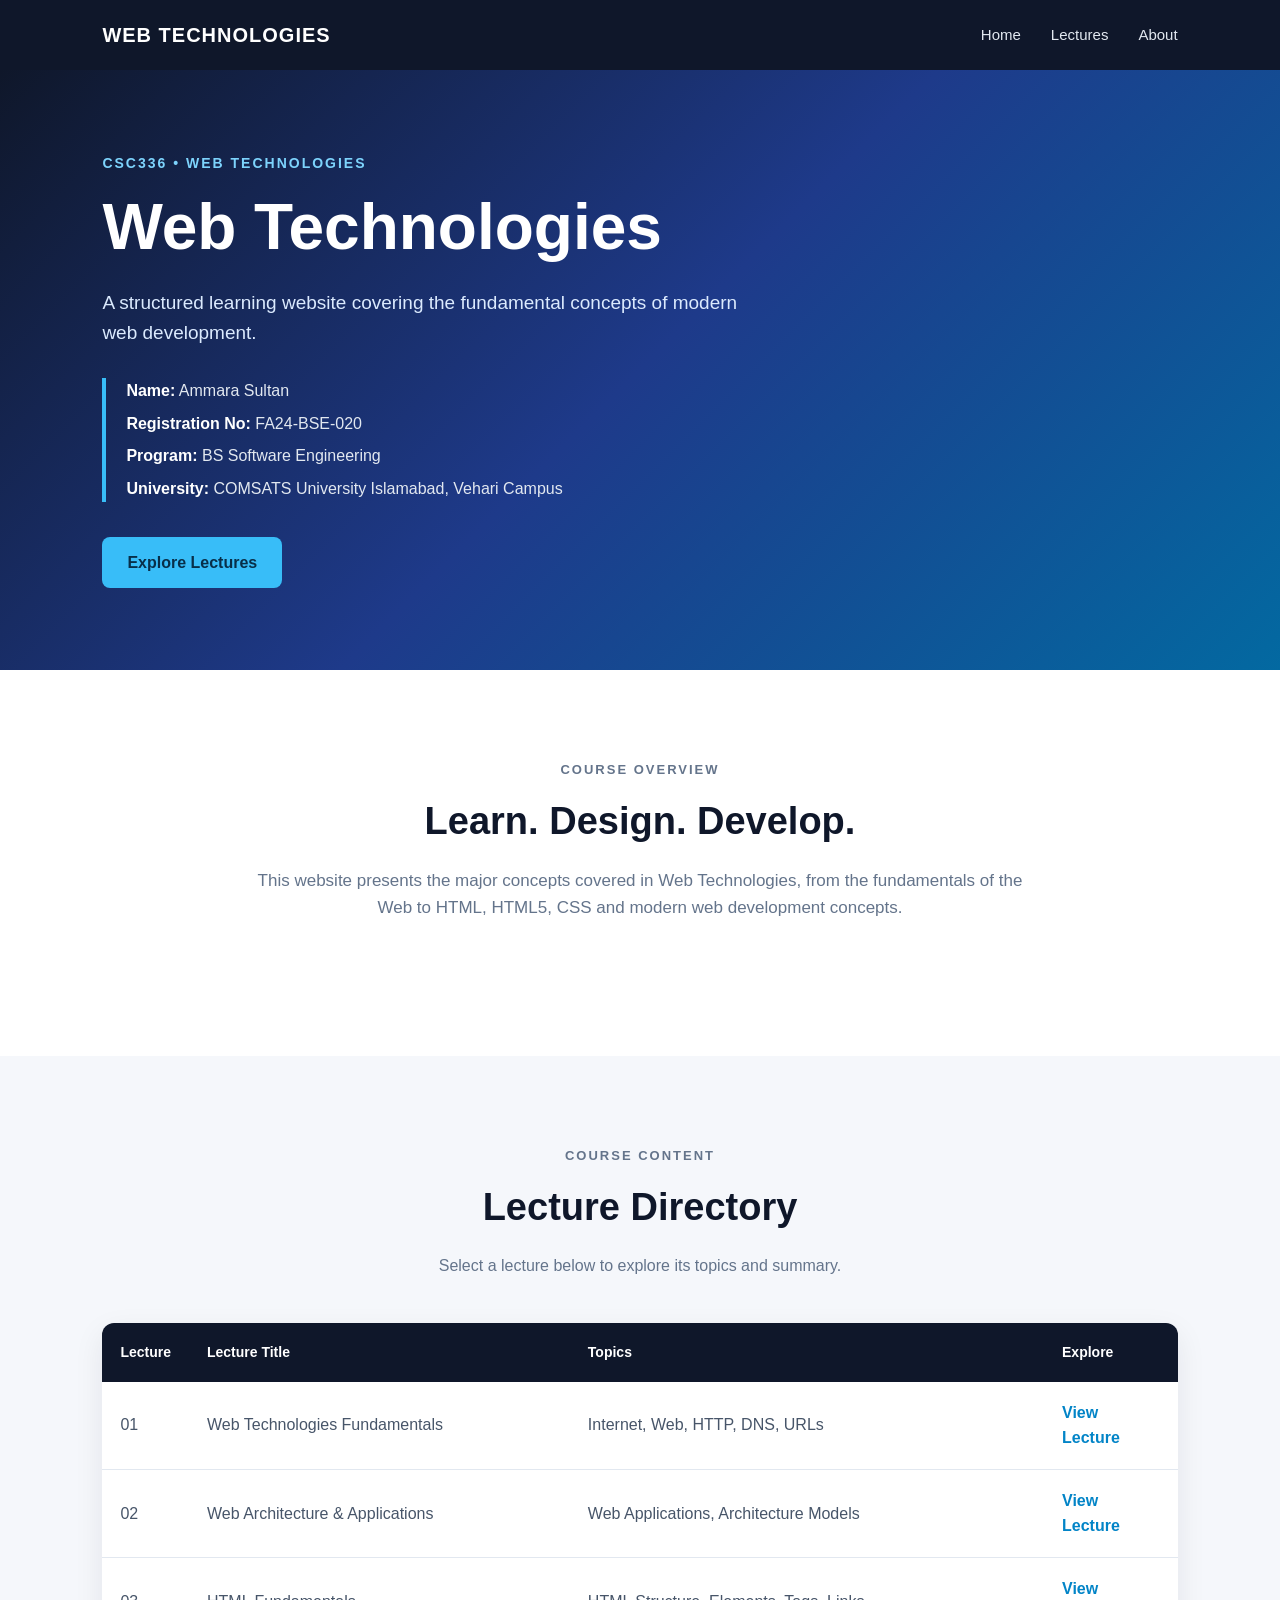
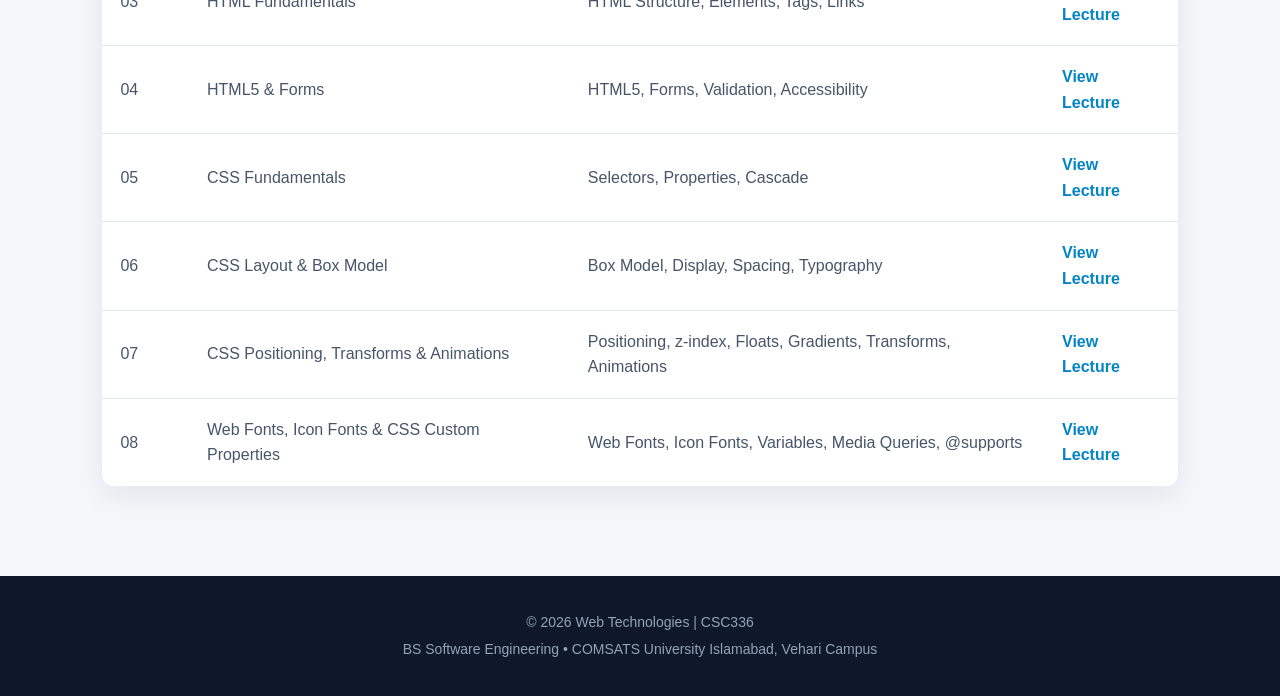
<file: index.html>
<!DOCTYPE html>
<html lang="en">

<head>
    <meta charset="UTF-8">
    <meta name="viewport" content="width=device-width, initial-scale=1.0">

    <title>Web Technologies | CSC336</title>

    <link rel="stylesheet" href="css/style.css">
</head>

<body>

    <!-- Header -->
    <header>
        <nav class="navbar">
            <div class="logo">WEB TECHNOLOGIES</div>

            <ul class="nav-links">
                <li><a href="index.html">Home</a></li>
                <li><a href="#lectures">Lectures</a></li>
                <li><a href="#about">About</a></li>
            </ul>
        </nav>
    </header>


    <!-- Hero Section -->
    <main>

        <section class="hero">

            <div class="hero-content">

                <p class="course-code">CSC336 • WEB TECHNOLOGIES</p>

                <h1>Web Technologies</h1>

                <p class="hero-text">
                    A structured learning website covering the fundamental
                    concepts of modern web development.
                </p>

                <!-- Replace these with your actual information -->
                <div class="student-info">
                    <p><strong>Name:</strong> Ammara Sultan </p>
                    <p><strong>Registration No:</strong> FA24-BSE-020 </p>
                    <p><strong>Program:</strong> BS Software Engineering</p>
                    <p><strong>University:</strong> COMSATS University Islamabad, Vehari Campus</p>
                </div>

                <a href="#lectures" class="hero-button">
                    Explore Lectures
                </a>

            </div>

        </section>


        <!-- About Section -->
        <section class="about-section" id="about">

            <div class="section-heading">
                <p class="section-label">COURSE OVERVIEW</p>

                <h2>Learn. Design. Develop.</h2>

                <p>
                    This website presents the major concepts covered in
                    Web Technologies, from the fundamentals of the Web
                    to HTML, HTML5, CSS and modern web development concepts.
                </p>
            </div>

        </section>


        <!-- Lectures Section -->
        <section class="lectures-section" id="lectures">

            <div class="section-heading">

                <p class="section-label">COURSE CONTENT</p>

                <h2>Lecture Directory</h2>

                <p>
                    Select a lecture below to explore its topics and summary.
                </p>

            </div>


            <!-- Lecture Table -->
            <div class="table-container">

                <table>

                    <thead>
                        <tr>
                            <th>Lecture</th>
                            <th>Lecture Title</th>
                            <th>Topics</th>
                            <th>Explore</th>
                        </tr>
                    </thead>

                    <tbody>

                        <tr>
                            <td>01</td>
                            <td>Web Technologies Fundamentals</td>
                            <td>Internet, Web, HTTP, DNS, URLs</td>
                            <td>
                                <a href="lecture1.html">View Lecture</a>
                            </td>
                        </tr>


                        <tr>
                            <td>02</td>
                            <td>Web Architecture & Applications</td>
                            <td>Web Applications, Architecture Models</td>
                            <td>
                                <a href="lecture2.html">View Lecture</a>
                            </td>
                        </tr>


                        <tr>
                            <td>03</td>
                            <td>HTML Fundamentals</td>
                            <td>HTML Structure, Elements, Tags, Links</td>
                            <td>
                                <a href="lecture3.html">View Lecture</a>
                            </td>
                        </tr>


                        <tr>
                            <td>04</td>
                            <td>HTML5 & Forms</td>
                            <td>HTML5, Forms, Validation, Accessibility</td>
                            <td>
                                <a href="lecture4.html">View Lecture</a>
                            </td>
                        </tr>


                        <tr>
                            <td>05</td>
                            <td>CSS Fundamentals</td>
                            <td>Selectors, Properties, Cascade</td>
                            <td>
                                <a href="lecture5.html">View Lecture</a>
                            </td>
                        </tr>


                        <tr>
                            <td>06</td>
                            <td>CSS Layout & Box Model</td>
                            <td>Box Model, Display, Spacing, Typography</td>
                            <td>
                                <a href="lecture6.html">View Lecture</a>
                            </td>
                        </tr>


                       <tr>
    <td>07</td>
    <td>CSS Positioning, Transforms & Animations</td>
    <td>Positioning, z-index, Floats, Gradients, Transforms, Animations</td>
    <td><a href="lecture7.html">View Lecture</a></td>
</tr>

<tr>
    <td>08</td>
    <td>Web Fonts, Icon Fonts & CSS Custom Properties</td>
    <td>Web Fonts, Icon Fonts, Variables, Media Queries, @supports</td>
    <td><a href="lecture8.html">View Lecture</a></td>
</tr>

                    </tbody>

                </table>

            </div>

        </section>

    </main>


    <!-- Footer -->
    <footer>

        <p>
            © 2026 Web Technologies | CSC336
        </p>

        <p>
            BS Software Engineering • COMSATS University Islamabad, Vehari Campus
        </p>

    </footer>

</body>

</html>
</file>
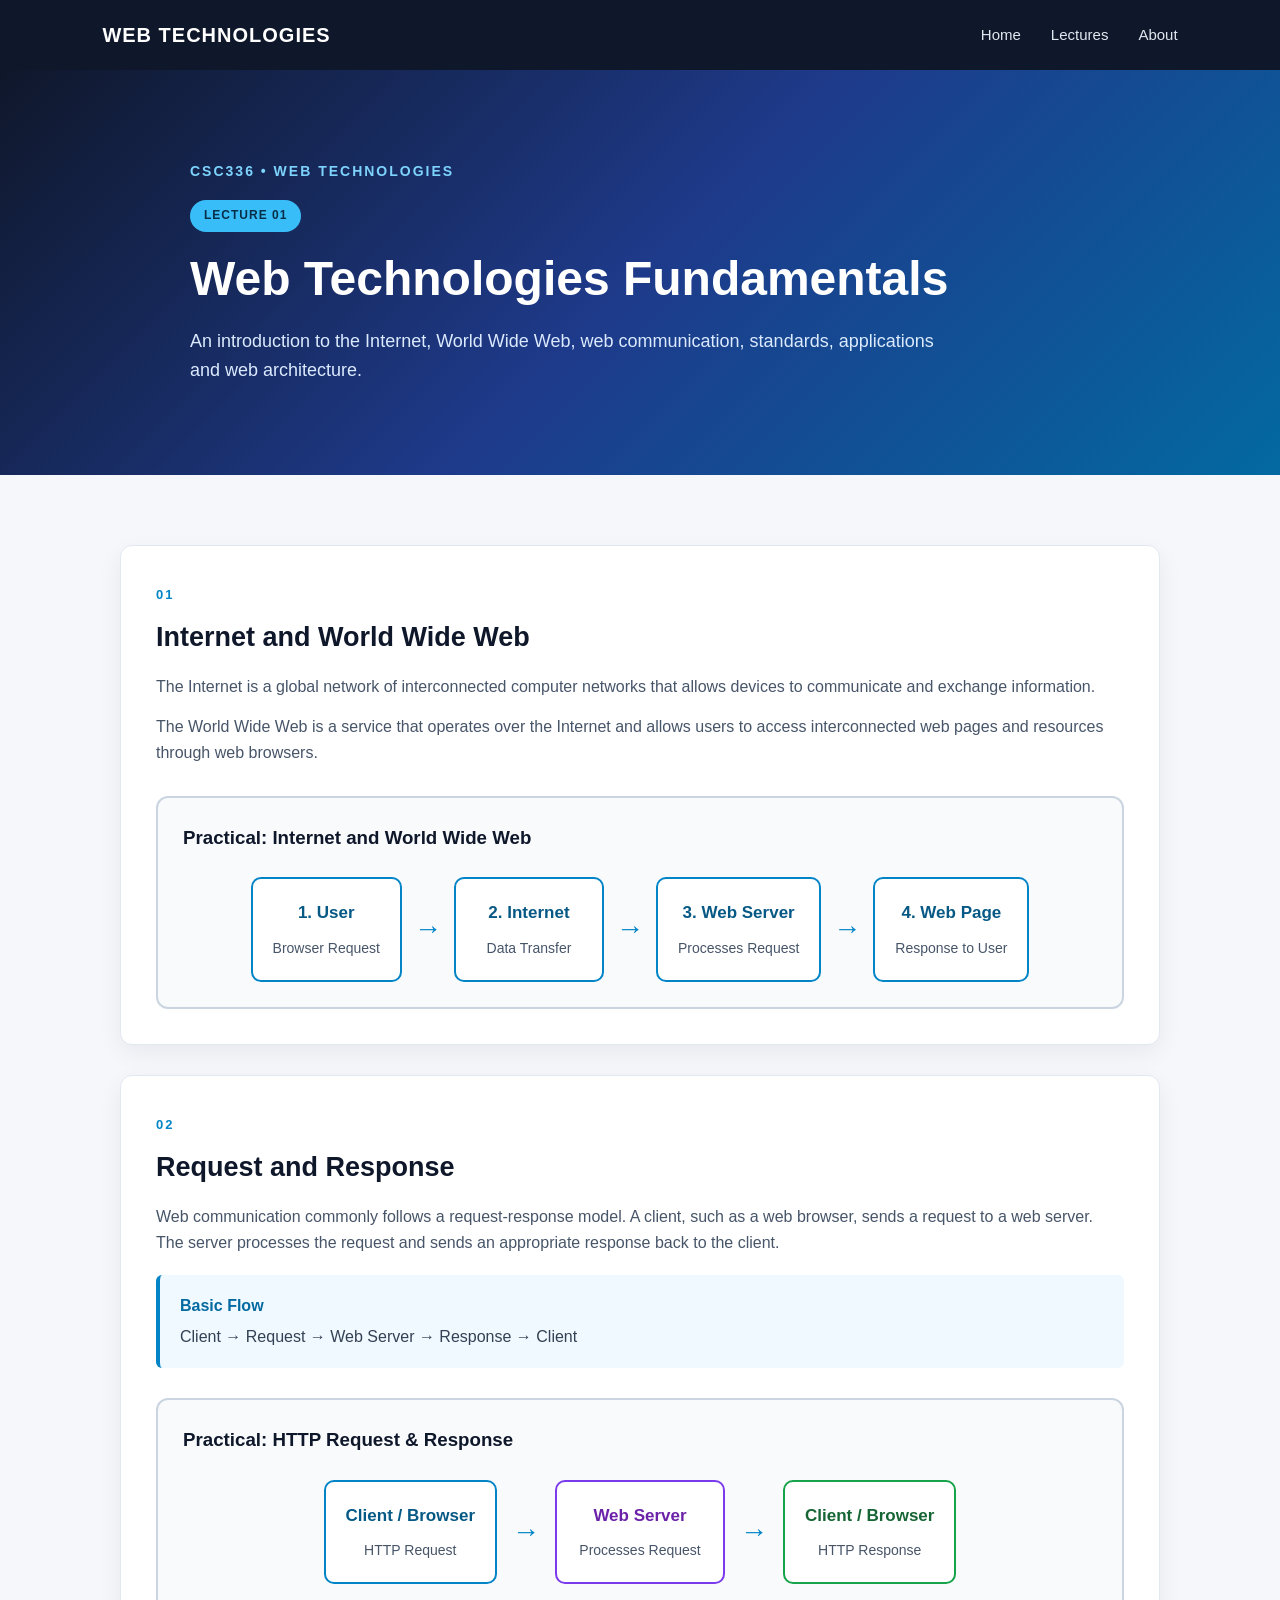
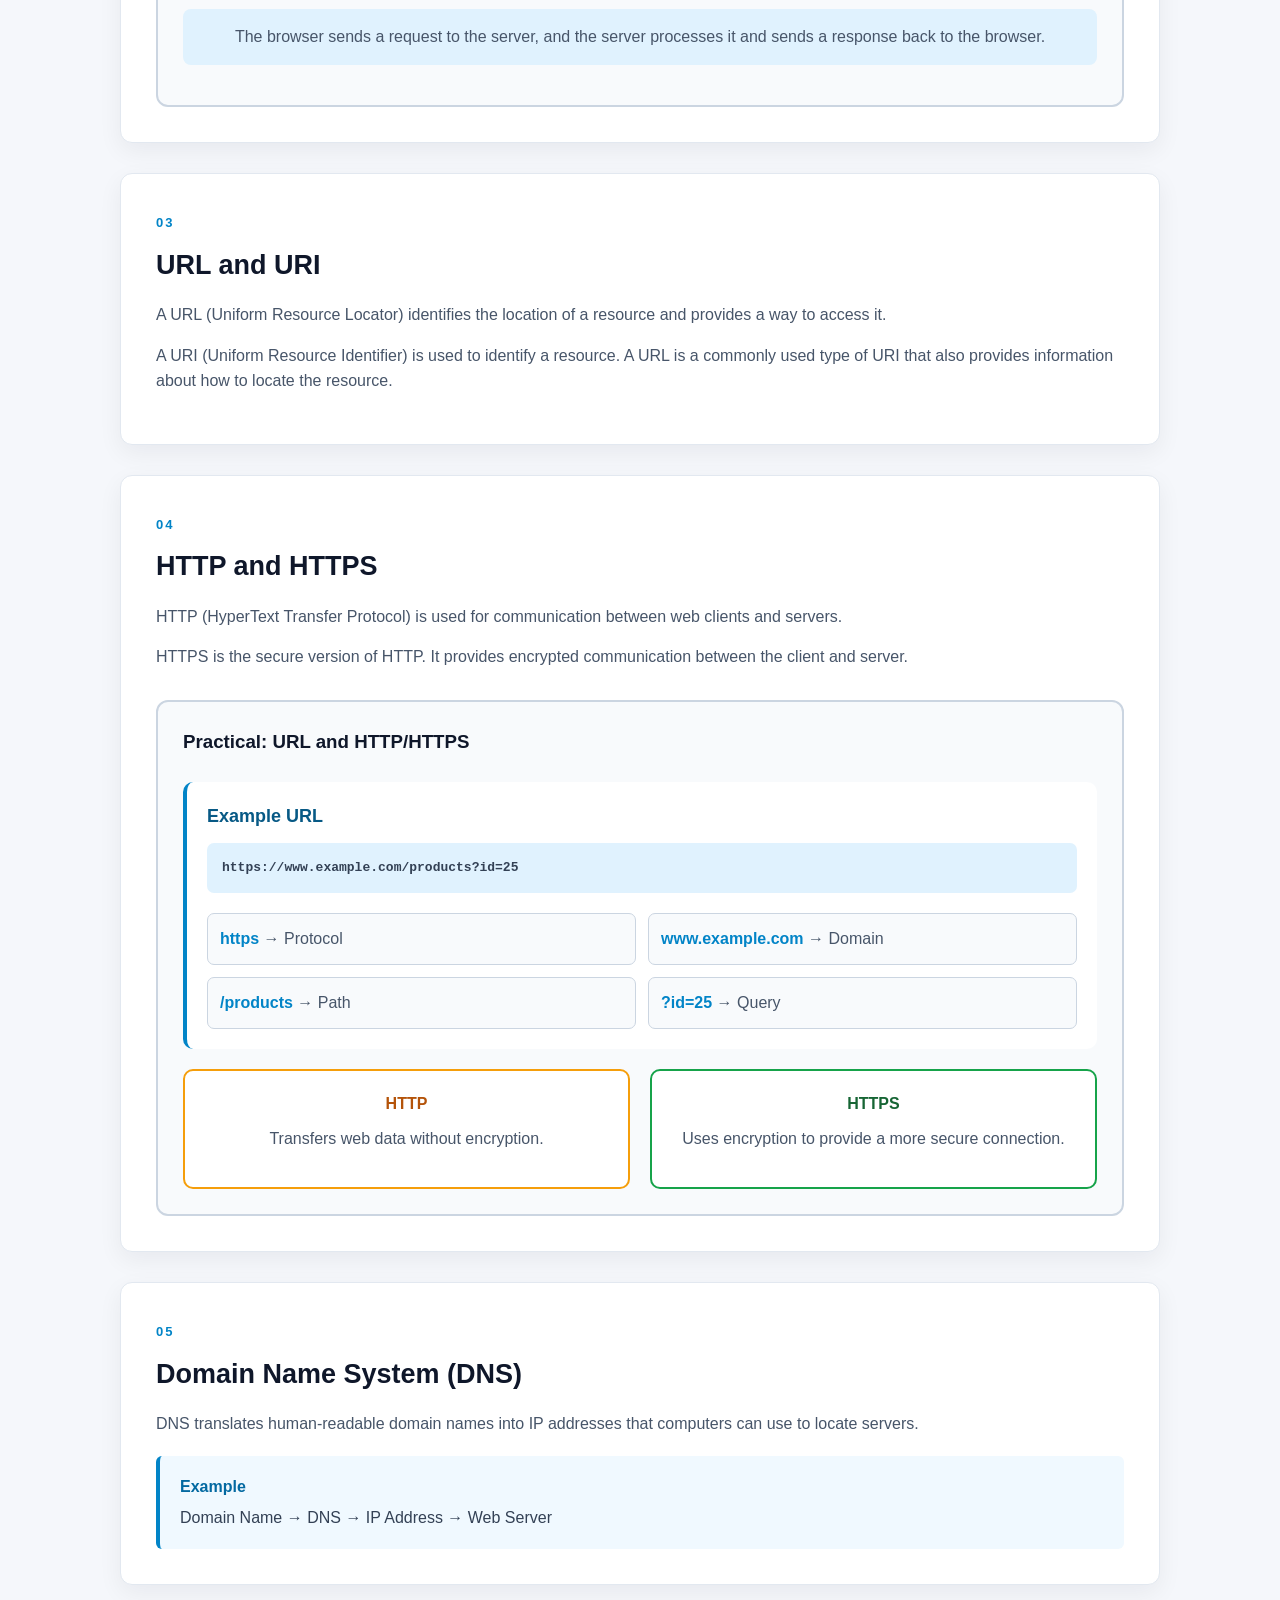
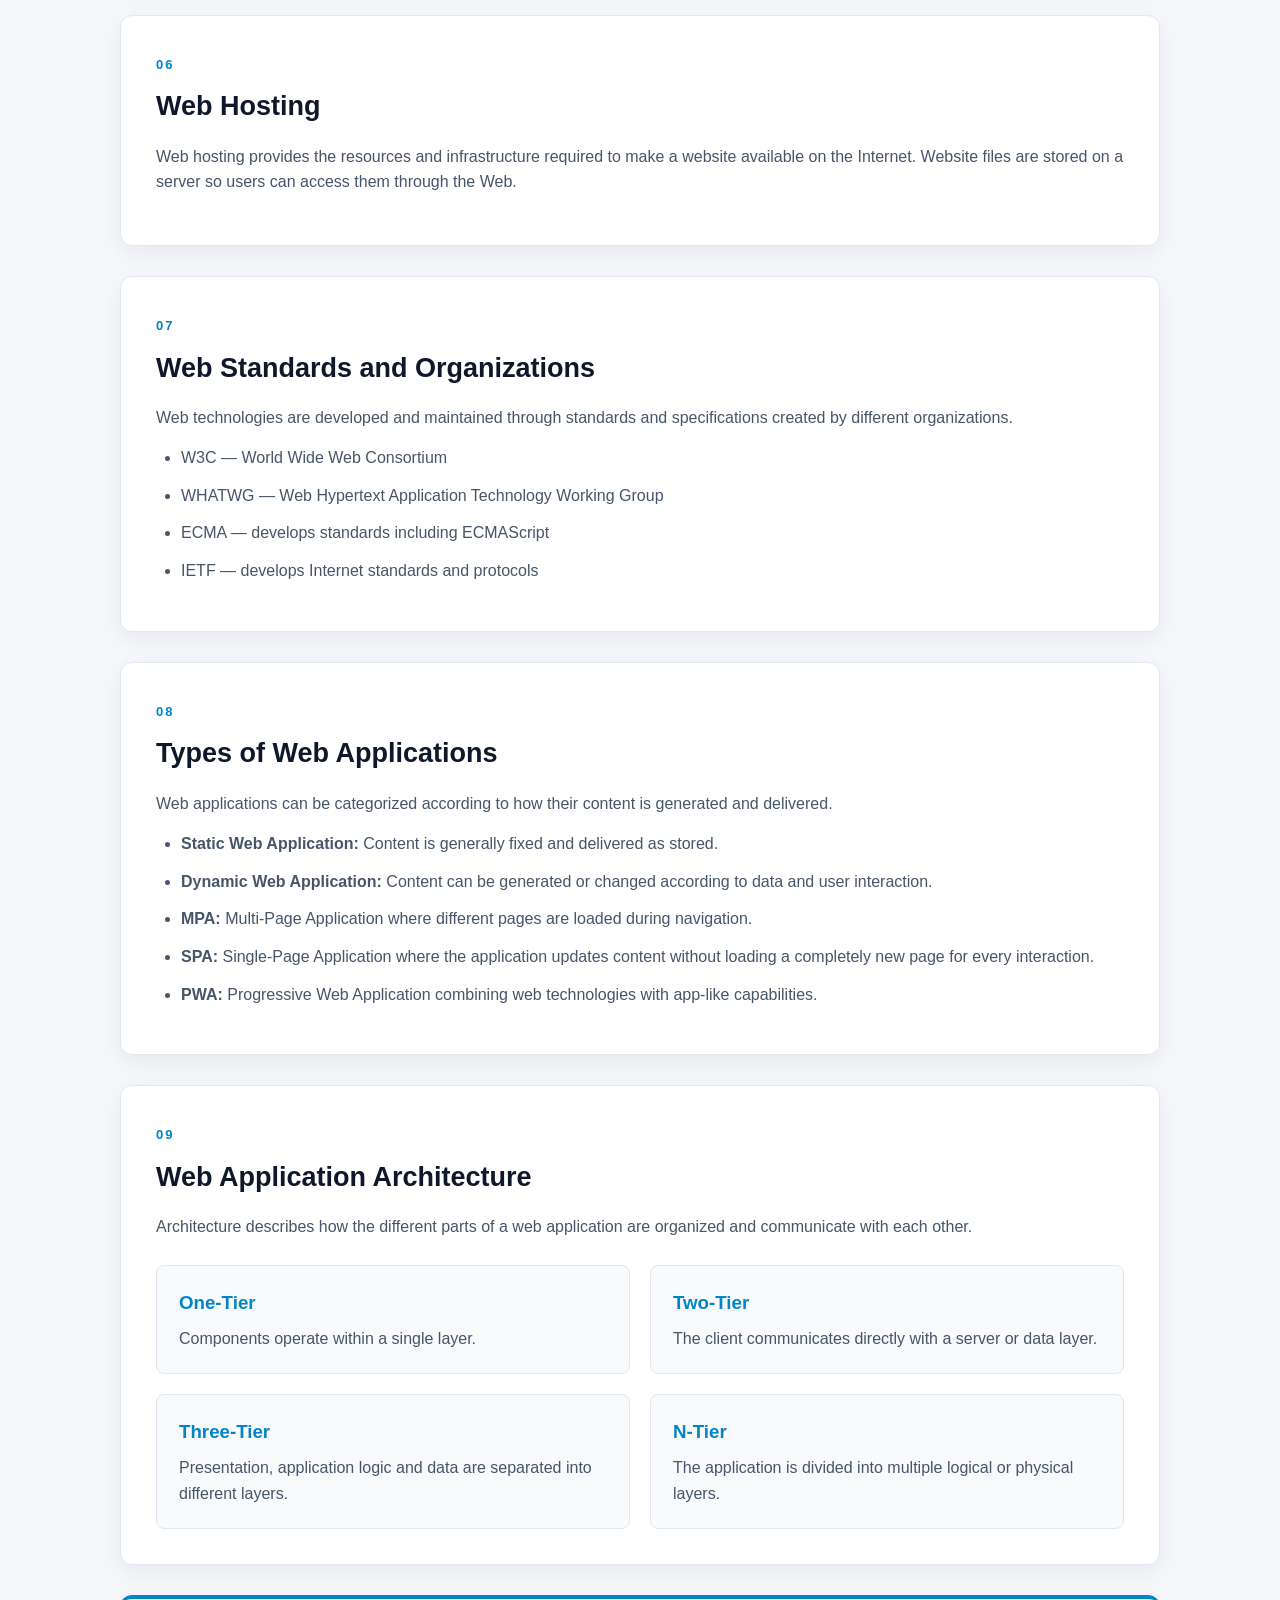
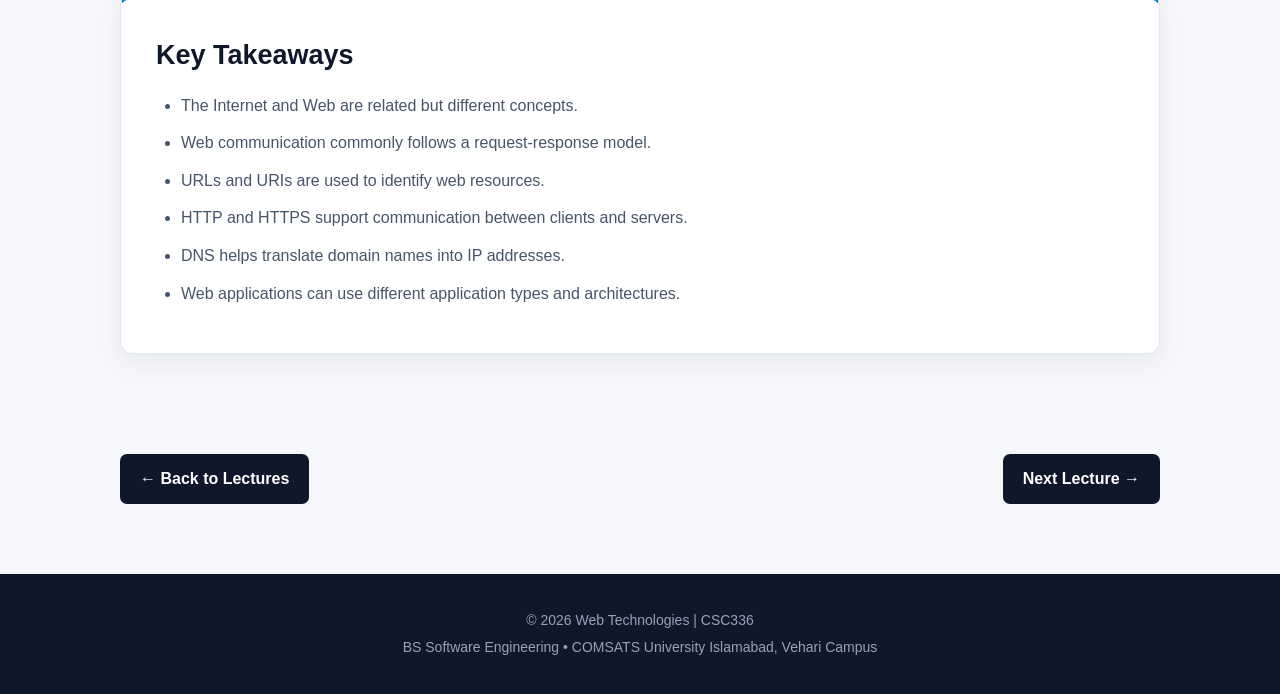
<file: lecture1.html>
<!DOCTYPE html>
<html lang="en">

<head>
    <meta charset="UTF-8">
    <meta name="viewport" content="width=device-width, initial-scale=1.0">

    <title>Lecture 1 | Web Technologies</title>

    <link rel="stylesheet" href="css/style.css">
</head>

<body>

    <!-- Navigation -->
    <header>
        <nav class="navbar">

            <div class="logo">
                WEB TECHNOLOGIES
            </div>

            <ul class="nav-links">
                <li><a href="index.html">Home</a></li>
                <li><a href="index.html#lectures">Lectures</a></li>
                <li><a href="index.html#about">About</a></li>
            </ul>

        </nav>
    </header>


    <!-- Lecture Header -->
    <main>

        <section class="lecture-hero">

            <div class="lecture-hero-content">

                <p class="course-code">
                    CSC336 • WEB TECHNOLOGIES
                </p>

                <span class="lecture-number">
                    LECTURE 01
                </span>

                <h1>
                    Web Technologies Fundamentals
                </h1>

                <p>
                    An introduction to the Internet, World Wide Web,
                    web communication, standards, applications and
                    web architecture.
                </p>

            </div>

        </section>


        <!-- Introduction -->
        <section class="lecture-content">

            <article class="content-card">

                <span class="topic-number">01</span>

                <h2>Internet and World Wide Web</h2>

                <p>
                    The Internet is a global network of interconnected
                    computer networks that allows devices to communicate
                    and exchange information.
                </p>

                <p>
                    The World Wide Web is a service that operates over
                    the Internet and allows users to access interconnected
                    web pages and resources through web browsers.
                </p>
<div class="internet-web-demo">

    <h3>Practical: Internet and World Wide Web</h3>

    <div class="web-flow">

        <div class="flow-step">
            <strong>1. User</strong>
            <span>Browser Request</span>
        </div>

        <div class="flow-arrow">→</div>

        <div class="flow-step">
            <strong>2. Internet</strong>
            <span>Data Transfer</span>
        </div>

        <div class="flow-arrow">→</div>

        <div class="flow-step">
            <strong>3. Web Server</strong>
            <span>Processes Request</span>
        </div>

        <div class="flow-arrow">→</div>

        <div class="flow-step">
            <strong>4. Web Page</strong>
            <span>Response to User</span>
        </div>

    </div>

</div>
            </article>


            <!-- Request Response -->
            <article class="content-card">

                <span class="topic-number">02</span>

                <h2>Request and Response</h2>

                <p>
                    Web communication commonly follows a request-response
                    model. A client, such as a web browser, sends a request
                    to a web server. The server processes the request and
                    sends an appropriate response back to the client.
                </p>

                <div class="concept-box">

                    <strong>Basic Flow</strong>

                    <p>
                        Client → Request → Web Server → Response → Client
                    </p>

                </div>
<div class="request-response-demo">

    <h3>Practical: HTTP Request & Response</h3>

    <div class="request-response-flow">

        <div class="rr-box request-box">
            <strong>Client / Browser</strong>
            <span>HTTP Request</span>
        </div>

        <div class="rr-arrow">→</div>

        <div class="rr-box server-box">
            <strong>Web Server</strong>
            <span>Processes Request</span>
        </div>

        <div class="rr-arrow">→</div>

        <div class="rr-box response-box">
            <strong>Client / Browser</strong>
            <span>HTTP Response</span>
        </div>

    </div>

    <p class="rr-note">
        The browser sends a request to the server, and the server
        processes it and sends a response back to the browser.
    </p>

</div>
            </article>


            <!-- URL URI -->
            <article class="content-card">

                <span class="topic-number">03</span>

                <h2>URL and URI</h2>

                <p>
                    A URL (Uniform Resource Locator) identifies the
                    location of a resource and provides a way to access it.
                </p>

                <p>
                    A URI (Uniform Resource Identifier) is used to identify
                    a resource. A URL is a commonly used type of URI that
                    also provides information about how to locate the resource.
                </p>

            </article>


            <!-- HTTP -->
            <article class="content-card">

                <span class="topic-number">04</span>

                <h2>HTTP and HTTPS</h2>

                <p>
                    HTTP (HyperText Transfer Protocol) is used for
                    communication between web clients and servers.
                </p>

                <p>
                    HTTPS is the secure version of HTTP. It provides
                    encrypted communication between the client and server.
                </p>
<div class="url-http-demo">

    <h3>Practical: URL and HTTP/HTTPS</h3>

    <div class="url-example">
        <strong>Example URL</strong>

        <p>
            https://www.example.com/products?id=25
        </p>

        <div class="url-parts">
            <span><b>https</b> → Protocol</span>
            <span><b>www.example.com</b> → Domain</span>
            <span><b>/products</b> → Path</span>
            <span><b>?id=25</b> → Query</span>
        </div>
    </div>

    <div class="http-comparison">

        <div class="http-card">
            <h4>HTTP</h4>
            <p>
                Transfers web data without encryption.
            </p>
        </div>

        <div class="https-card">
            <h4>HTTPS</h4>
            <p>
                Uses encryption to provide a more secure connection.
            </p>
        </div>

    </div>

</div>
            </article>


            <!-- DNS -->
            <article class="content-card">

                <span class="topic-number">05</span>

                <h2>Domain Name System (DNS)</h2>

                <p>
                    DNS translates human-readable domain names into
                    IP addresses that computers can use to locate servers.
                </p>

                <div class="concept-box">

                    <strong>Example</strong>

                    <p>
                        Domain Name → DNS → IP Address → Web Server
                    </p>

                </div>

            </article>


            <!-- Hosting -->
            <article class="content-card">

                <span class="topic-number">06</span>

                <h2>Web Hosting</h2>

                <p>
                    Web hosting provides the resources and infrastructure
                    required to make a website available on the Internet.
                    Website files are stored on a server so users can
                    access them through the Web.
                </p>

            </article>


            <!-- Standards -->
            <article class="content-card">

                <span class="topic-number">07</span>

                <h2>Web Standards and Organizations</h2>

                <p>
                    Web technologies are developed and maintained through
                    standards and specifications created by different
                    organizations.
                </p>

                <ul class="topic-list">

                    <li>W3C — World Wide Web Consortium</li>

                    <li>WHATWG — Web Hypertext Application Technology Working Group</li>

                    <li>ECMA — develops standards including ECMAScript</li>

                    <li>IETF — develops Internet standards and protocols</li>

                </ul>

            </article>


            <!-- Applications -->
            <article class="content-card">

                <span class="topic-number">08</span>

                <h2>Types of Web Applications</h2>

                <p>
                    Web applications can be categorized according to
                    how their content is generated and delivered.
                </p>

                <ul class="topic-list">

                    <li>
                        <strong>Static Web Application:</strong>
                        Content is generally fixed and delivered as stored.
                    </li>

                    <li>
                        <strong>Dynamic Web Application:</strong>
                        Content can be generated or changed according to
                        data and user interaction.
                    </li>

                    <li>
                        <strong>MPA:</strong>
                        Multi-Page Application where different pages are
                        loaded during navigation.
                    </li>

                    <li>
                        <strong>SPA:</strong>
                        Single-Page Application where the application
                        updates content without loading a completely
                        new page for every interaction.
                    </li>

                    <li>
                        <strong>PWA:</strong>
                        Progressive Web Application combining web
                        technologies with app-like capabilities.
                    </li>

                </ul>

            </article>


            <!-- Architecture -->
            <article class="content-card">

                <span class="topic-number">09</span>

                <h2>Web Application Architecture</h2>

                <p>
                    Architecture describes how the different parts of
                    a web application are organized and communicate
                    with each other.
                </p>

                <div class="architecture-grid">

                    <div class="architecture-item">
                        <h3>One-Tier</h3>
                        <p>
                            Components operate within a single layer.
                        </p>
                    </div>

                    <div class="architecture-item">
                        <h3>Two-Tier</h3>
                        <p>
                            The client communicates directly with
                            a server or data layer.
                        </p>
                    </div>

                    <div class="architecture-item">
                        <h3>Three-Tier</h3>
                        <p>
                            Presentation, application logic and
                            data are separated into different layers.
                        </p>
                    </div>

                    <div class="architecture-item">
                        <h3>N-Tier</h3>
                        <p>
                            The application is divided into multiple
                            logical or physical layers.
                        </p>
                    </div>

                </div>

            </article>


            <!-- Key Takeaways -->
            <article class="content-card highlight-card">

                <h2>Key Takeaways</h2>

                <ul class="topic-list">

                    <li>The Internet and Web are related but different concepts.</li>

                    <li>Web communication commonly follows a request-response model.</li>

                    <li>URLs and URIs are used to identify web resources.</li>

                    <li>HTTP and HTTPS support communication between clients and servers.</li>

                    <li>DNS helps translate domain names into IP addresses.</li>

                    <li>Web applications can use different application types and architectures.</li>

                </ul>

            </article>

        </section>


        <!-- Lecture Navigation -->
        <section class="lecture-navigation">

            <a href="index.html" class="navigation-button">
                ← Back to Lectures
            </a>

            <a href="lecture2.html" class="navigation-button">
                Next Lecture →
            </a>

        </section>

    </main>


    <!-- Footer -->
    <footer>

        <p>
            © 2026 Web Technologies | CSC336
        </p>

        <p>
            BS Software Engineering • COMSATS University Islamabad, Vehari Campus
        </p>

    </footer>

</body>

</html>
</file>
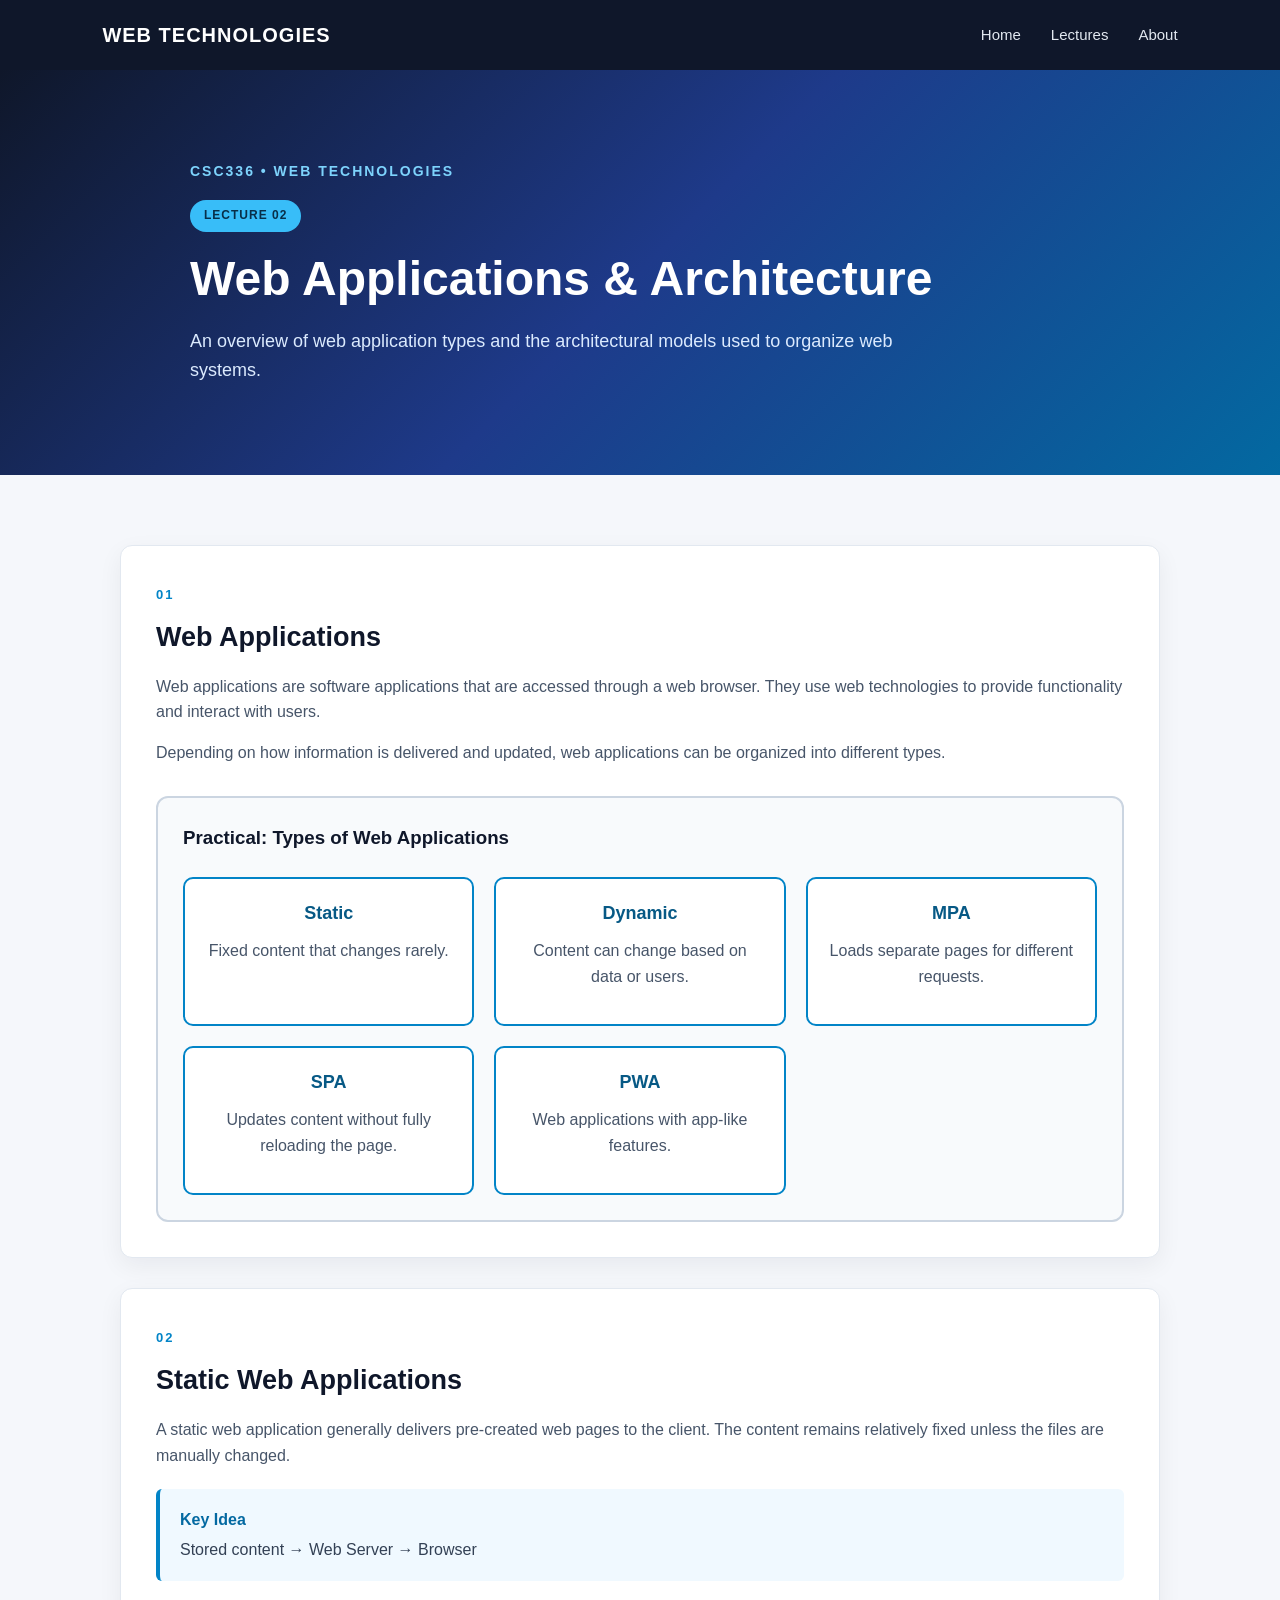
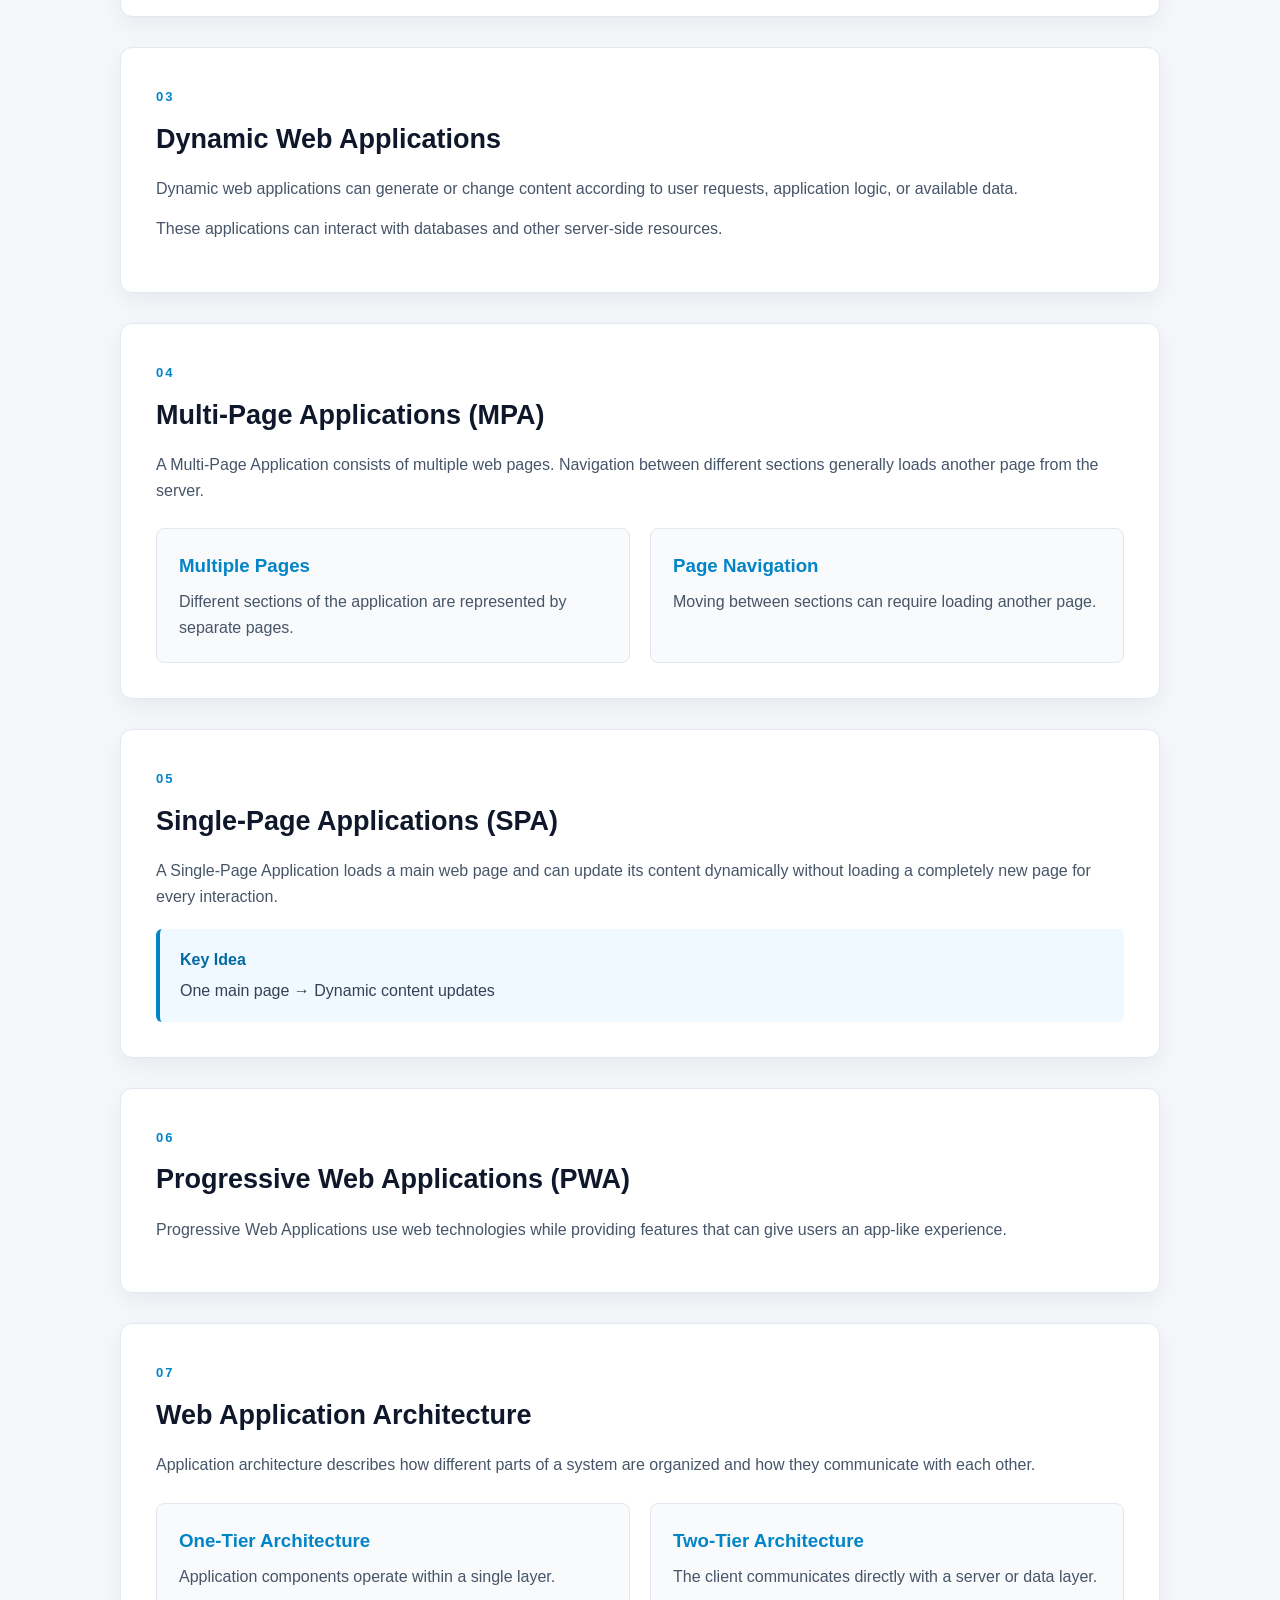
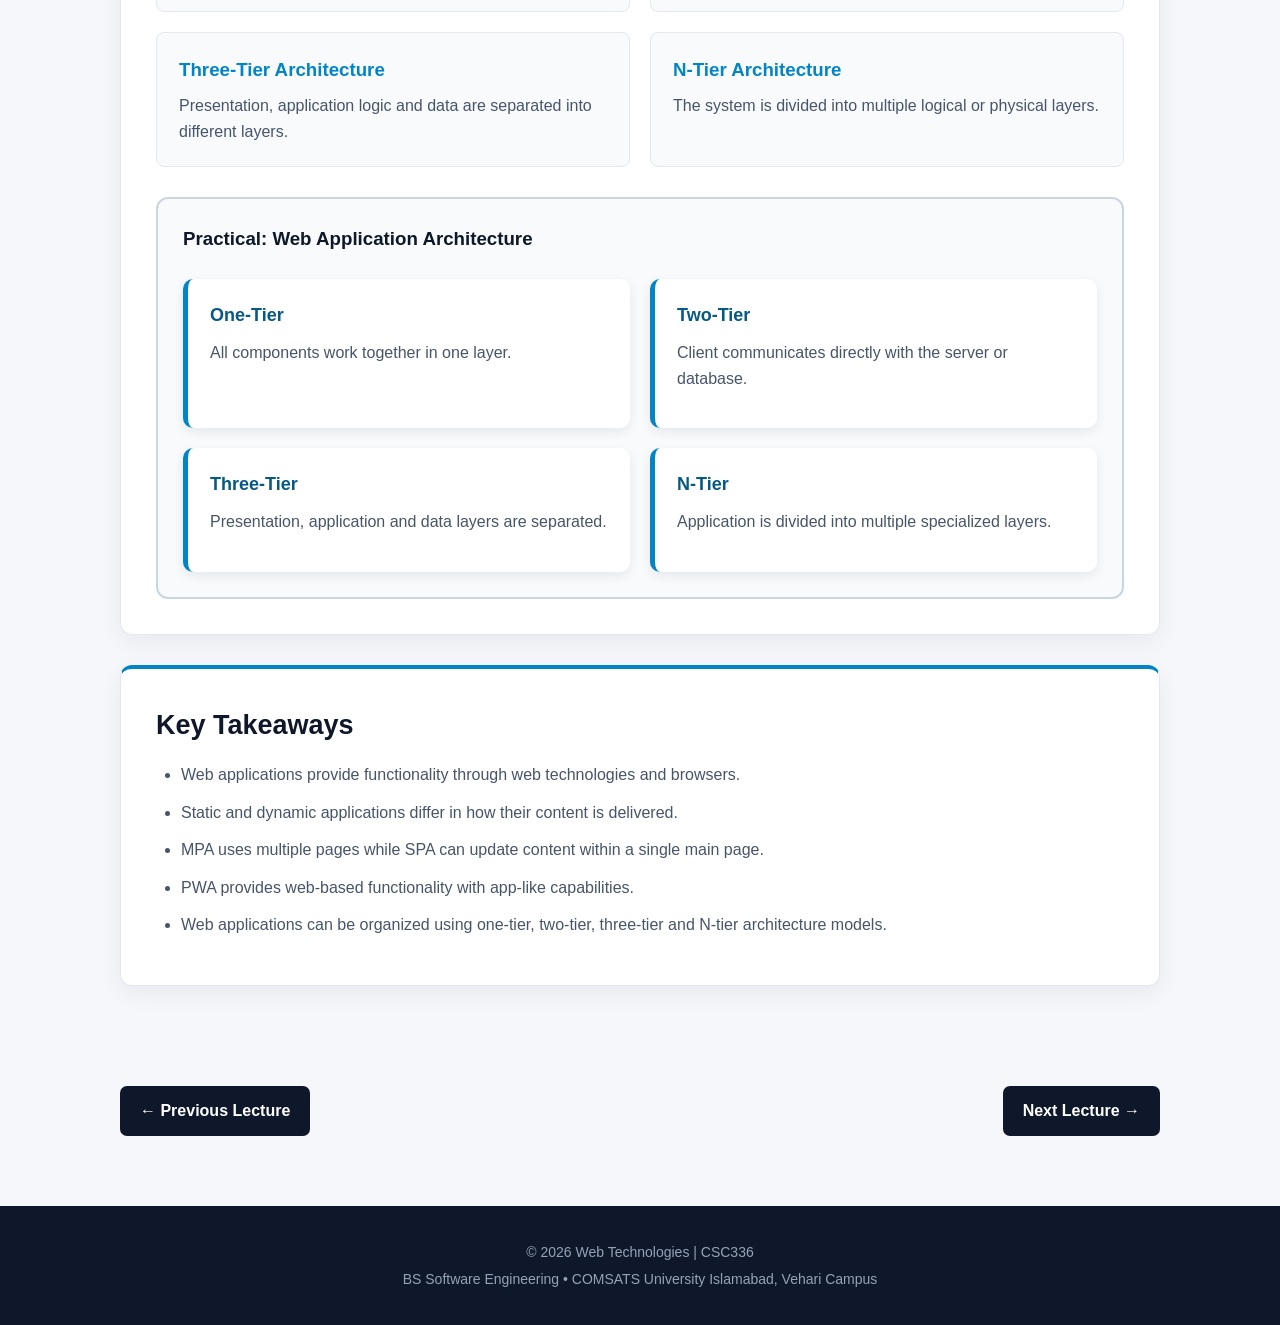
<file: lecture2.html>
<!DOCTYPE html>
<html lang="en">

<head>
    <meta charset="UTF-8">
    <meta name="viewport" content="width=device-width, initial-scale=1.0">

    <title>Lecture 2 | Web Technologies</title>

    <link rel="stylesheet" href="css/style.css">
</head>

<body>

    <!-- Navigation -->
    <header>
        <nav class="navbar">

            <div class="logo">
                WEB TECHNOLOGIES
            </div>

            <ul class="nav-links">
                <li><a href="index.html">Home</a></li>
                <li><a href="index.html#lectures">Lectures</a></li>
                <li><a href="index.html#about">About</a></li>
            </ul>

        </nav>
    </header>


    <main>

        <!-- Lecture Header -->
        <section class="lecture-hero">

            <div class="lecture-hero-content">

                <p class="course-code">
                    CSC336 • WEB TECHNOLOGIES
                </p>

                <span class="lecture-number">
                    LECTURE 02
                </span>

                <h1>
                    Web Applications & Architecture
                </h1>

                <p>
                    An overview of web application types and the
                    architectural models used to organize web systems.
                </p>

            </div>

        </section>


        <!-- Lecture Content -->
        <section class="lecture-content">


            <!-- Web Applications -->
            <article class="content-card">

                <span class="topic-number">01</span>

                <h2>Web Applications</h2>

                <p>
                    Web applications are software applications that
                    are accessed through a web browser. They use web
                    technologies to provide functionality and interact
                    with users.
                </p>

                <p>
                    Depending on how information is delivered and
                    updated, web applications can be organized into
                    different types.
                </p>
<div class="web-app-types-demo">

    <h3>Practical: Types of Web Applications</h3>

    <div class="web-app-grid">

        <div class="web-app-card">
            <h4>Static</h4>
            <p>Fixed content that changes rarely.</p>
        </div>

        <div class="web-app-card">
            <h4>Dynamic</h4>
            <p>Content can change based on data or users.</p>
        </div>

        <div class="web-app-card">
            <h4>MPA</h4>
            <p>Loads separate pages for different requests.</p>
        </div>

        <div class="web-app-card">
            <h4>SPA</h4>
            <p>Updates content without fully reloading the page.</p>
        </div>

        <div class="web-app-card">
            <h4>PWA</h4>
            <p>Web applications with app-like features.</p>
        </div>

    </div>

</div>
            </article>


            <!-- Static -->
            <article class="content-card">

                <span class="topic-number">02</span>

                <h2>Static Web Applications</h2>

                <p>
                    A static web application generally delivers
                    pre-created web pages to the client. The content
                    remains relatively fixed unless the files are
                    manually changed.
                </p>

                <div class="concept-box">

                    <strong>Key Idea</strong>

                    <p>
                        Stored content → Web Server → Browser
                    </p>

                </div>

            </article>


            <!-- Dynamic -->
            <article class="content-card">

                <span class="topic-number">03</span>

                <h2>Dynamic Web Applications</h2>

                <p>
                    Dynamic web applications can generate or change
                    content according to user requests, application
                    logic, or available data.
                </p>

                <p>
                    These applications can interact with databases
                    and other server-side resources.
                </p>

            </article>


            <!-- MPA -->
            <article class="content-card">

                <span class="topic-number">04</span>

                <h2>Multi-Page Applications (MPA)</h2>

                <p>
                    A Multi-Page Application consists of multiple
                    web pages. Navigation between different sections
                    generally loads another page from the server.
                </p>

                <div class="architecture-grid">

                    <div class="architecture-item">

                        <h3>Multiple Pages</h3>

                        <p>
                            Different sections of the application
                            are represented by separate pages.
                        </p>

                    </div>

                    <div class="architecture-item">

                        <h3>Page Navigation</h3>

                        <p>
                            Moving between sections can require
                            loading another page.
                        </p>

                    </div>

                </div>

            </article>


            <!-- SPA -->
            <article class="content-card">

                <span class="topic-number">05</span>

                <h2>Single-Page Applications (SPA)</h2>

                <p>
                    A Single-Page Application loads a main web page
                    and can update its content dynamically without
                    loading a completely new page for every interaction.
                </p>

                <div class="concept-box">

                    <strong>Key Idea</strong>

                    <p>
                        One main page → Dynamic content updates
                    </p>

                </div>

            </article>


            <!-- PWA -->
            <article class="content-card">

                <span class="topic-number">06</span>

                <h2>Progressive Web Applications (PWA)</h2>

                <p>
                    Progressive Web Applications use web technologies
                    while providing features that can give users an
                    app-like experience.
                </p>

            </article>


            <!-- Architecture -->
            <article class="content-card">

                <span class="topic-number">07</span>

                <h2>Web Application Architecture</h2>

                <p>
                    Application architecture describes how different
                    parts of a system are organized and how they
                    communicate with each other.
                </p>

                <div class="architecture-grid">

                    <div class="architecture-item">

                        <h3>One-Tier Architecture</h3>

                        <p>
                            Application components operate within
                            a single layer.
                        </p>

                    </div>


                    <div class="architecture-item">

                        <h3>Two-Tier Architecture</h3>

                        <p>
                            The client communicates directly with
                            a server or data layer.
                        </p>

                    </div>


                    <div class="architecture-item">

                        <h3>Three-Tier Architecture</h3>

                        <p>
                            Presentation, application logic and
                            data are separated into different layers.
                        </p>

                    </div>


                    <div class="architecture-item">

                        <h3>N-Tier Architecture</h3>

                        <p>
                            The system is divided into multiple
                            logical or physical layers.
                        </p>

                    </div>

                </div>
<div class="architecture-demo">

    <h3>Practical: Web Application Architecture</h3>

    <div class="architecture-level">

        <div class="architecture-card">
            <h4>One-Tier</h4>
            <p>All components work together in one layer.</p>
        </div>

        <div class="architecture-card">
            <h4>Two-Tier</h4>
            <p>Client communicates directly with the server or database.</p>
        </div>

        <div class="architecture-card">
            <h4>Three-Tier</h4>
            <p>Presentation, application and data layers are separated.</p>
        </div>

        <div class="architecture-card">
            <h4>N-Tier</h4>
            <p>Application is divided into multiple specialized layers.</p>
        </div>

    </div>

</div>
            </article>


            <!-- Key Takeaways -->
            <article class="content-card highlight-card">

                <h2>Key Takeaways</h2>

                <ul class="topic-list">

                    <li>
                        Web applications provide functionality
                        through web technologies and browsers.
                    </li>

                    <li>
                        Static and dynamic applications differ
                        in how their content is delivered.
                    </li>

                    <li>
                        MPA uses multiple pages while SPA can
                        update content within a single main page.
                    </li>

                    <li>
                        PWA provides web-based functionality with
                        app-like capabilities.
                    </li>

                    <li>
                        Web applications can be organized using
                        one-tier, two-tier, three-tier and N-tier
                        architecture models.
                    </li>

                </ul>

            </article>


        </section>


        <!-- Navigation -->
        <section class="lecture-navigation">

            <a href="lecture1.html" class="navigation-button">
                ← Previous Lecture
            </a>

            <a href="lecture3.html" class="navigation-button">
                Next Lecture →
            </a>

        </section>

    </main>


    <!-- Footer -->
    <footer>

        <p>
            © 2026 Web Technologies | CSC336
        </p>

        <p>
            BS Software Engineering • COMSATS University Islamabad, Vehari Campus
        </p>

    </footer>

</body>

</html>
</file>
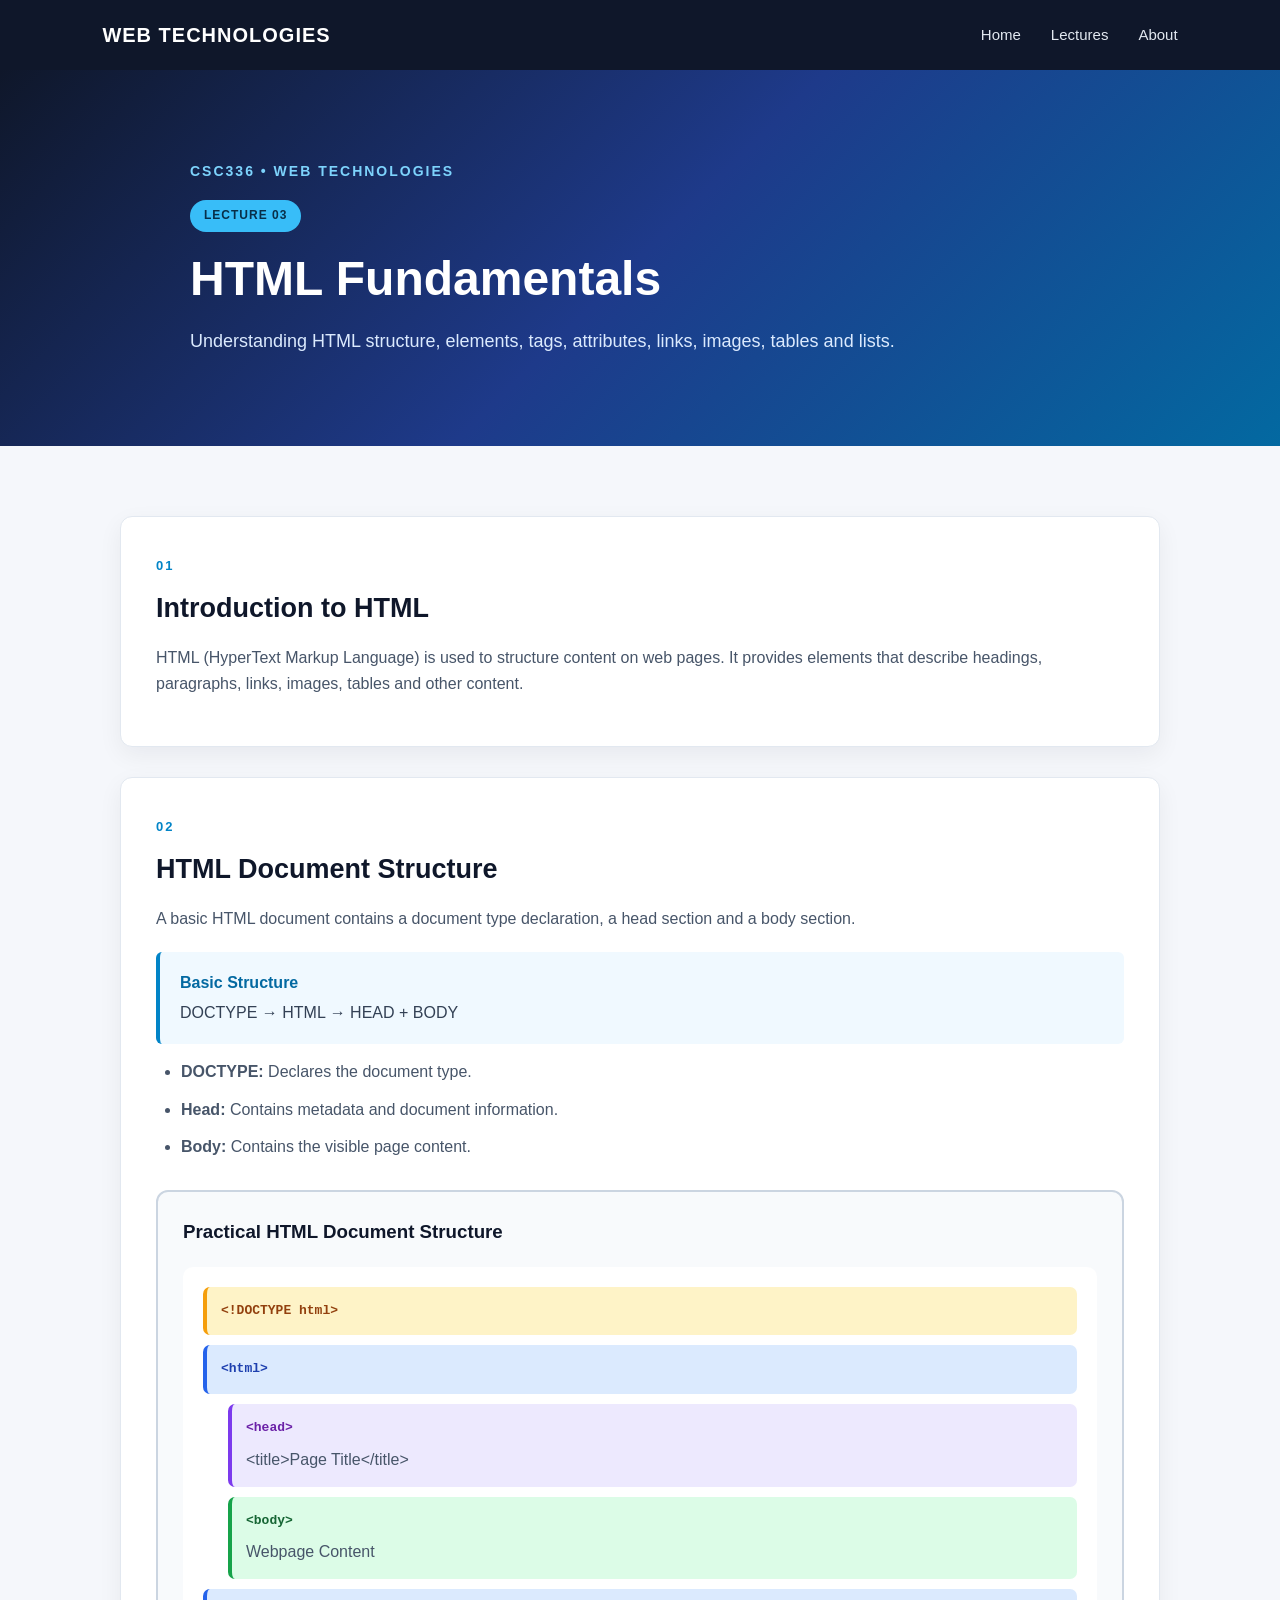
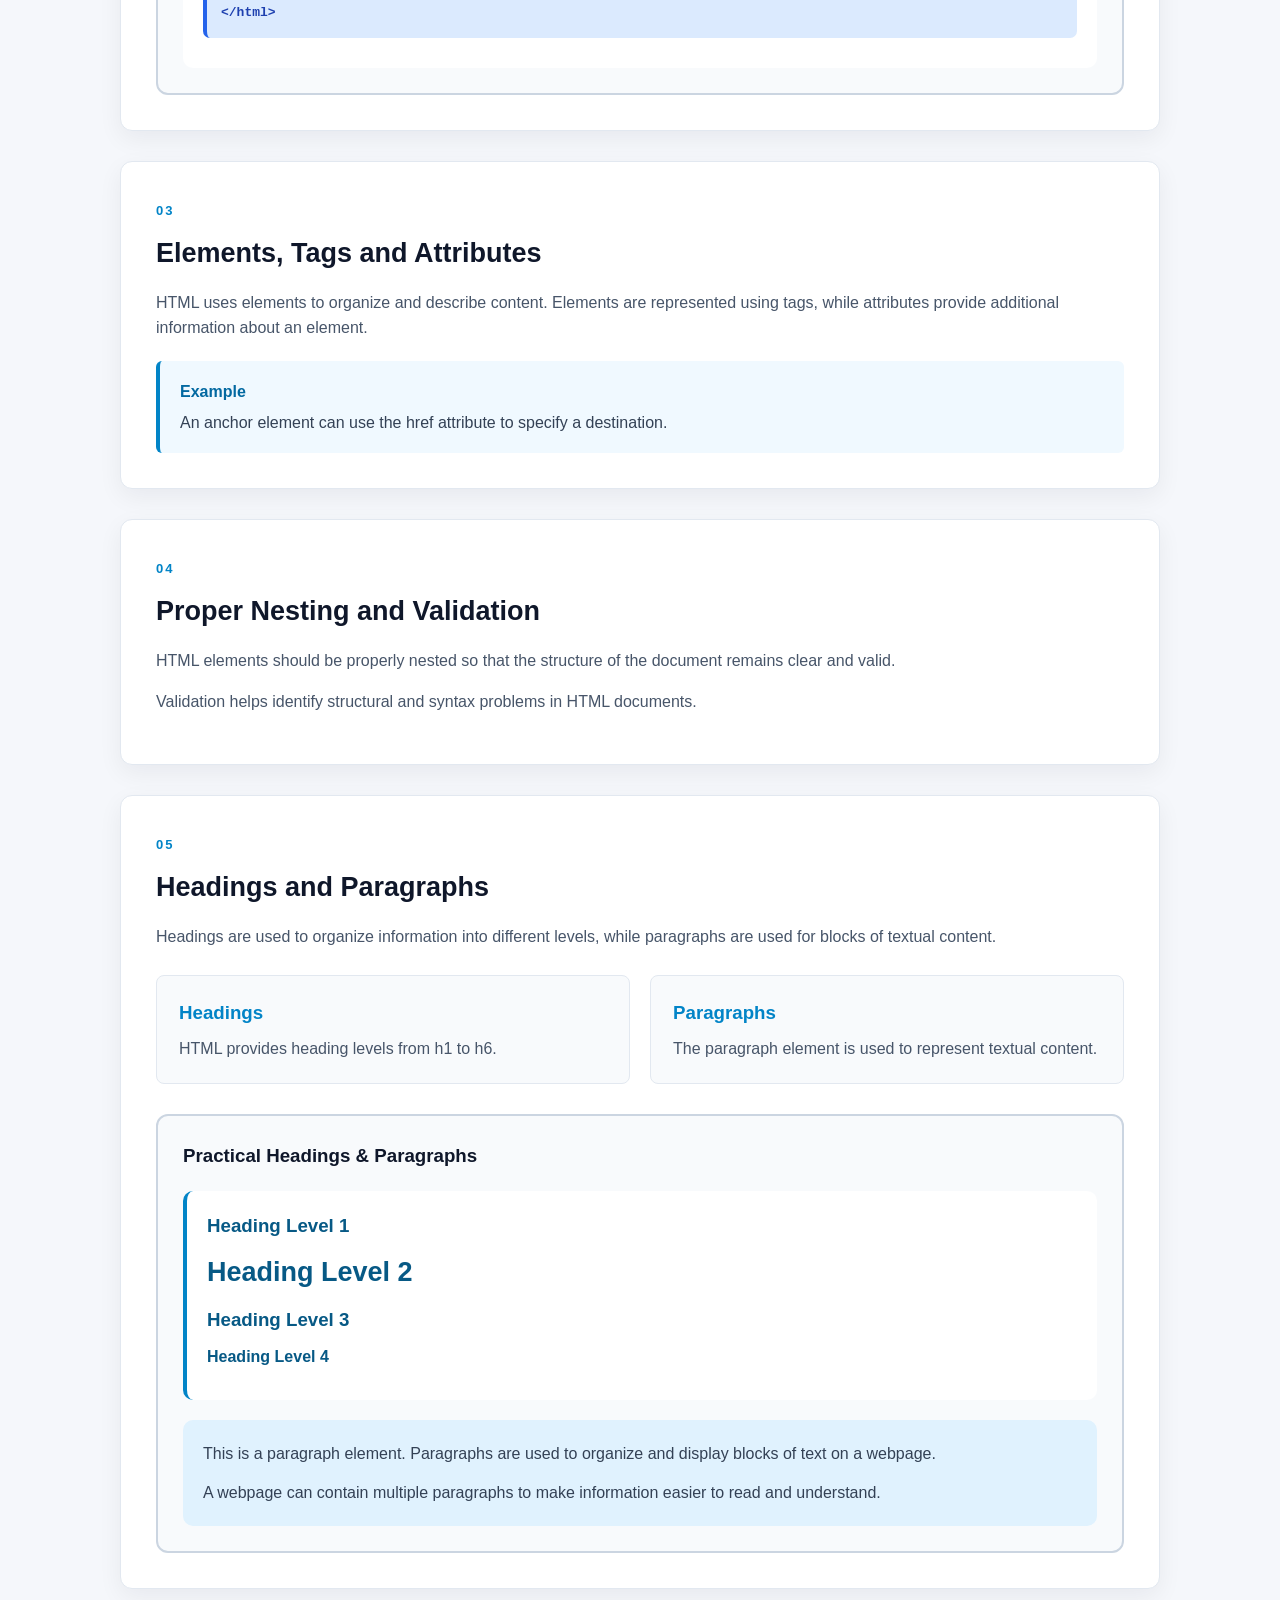
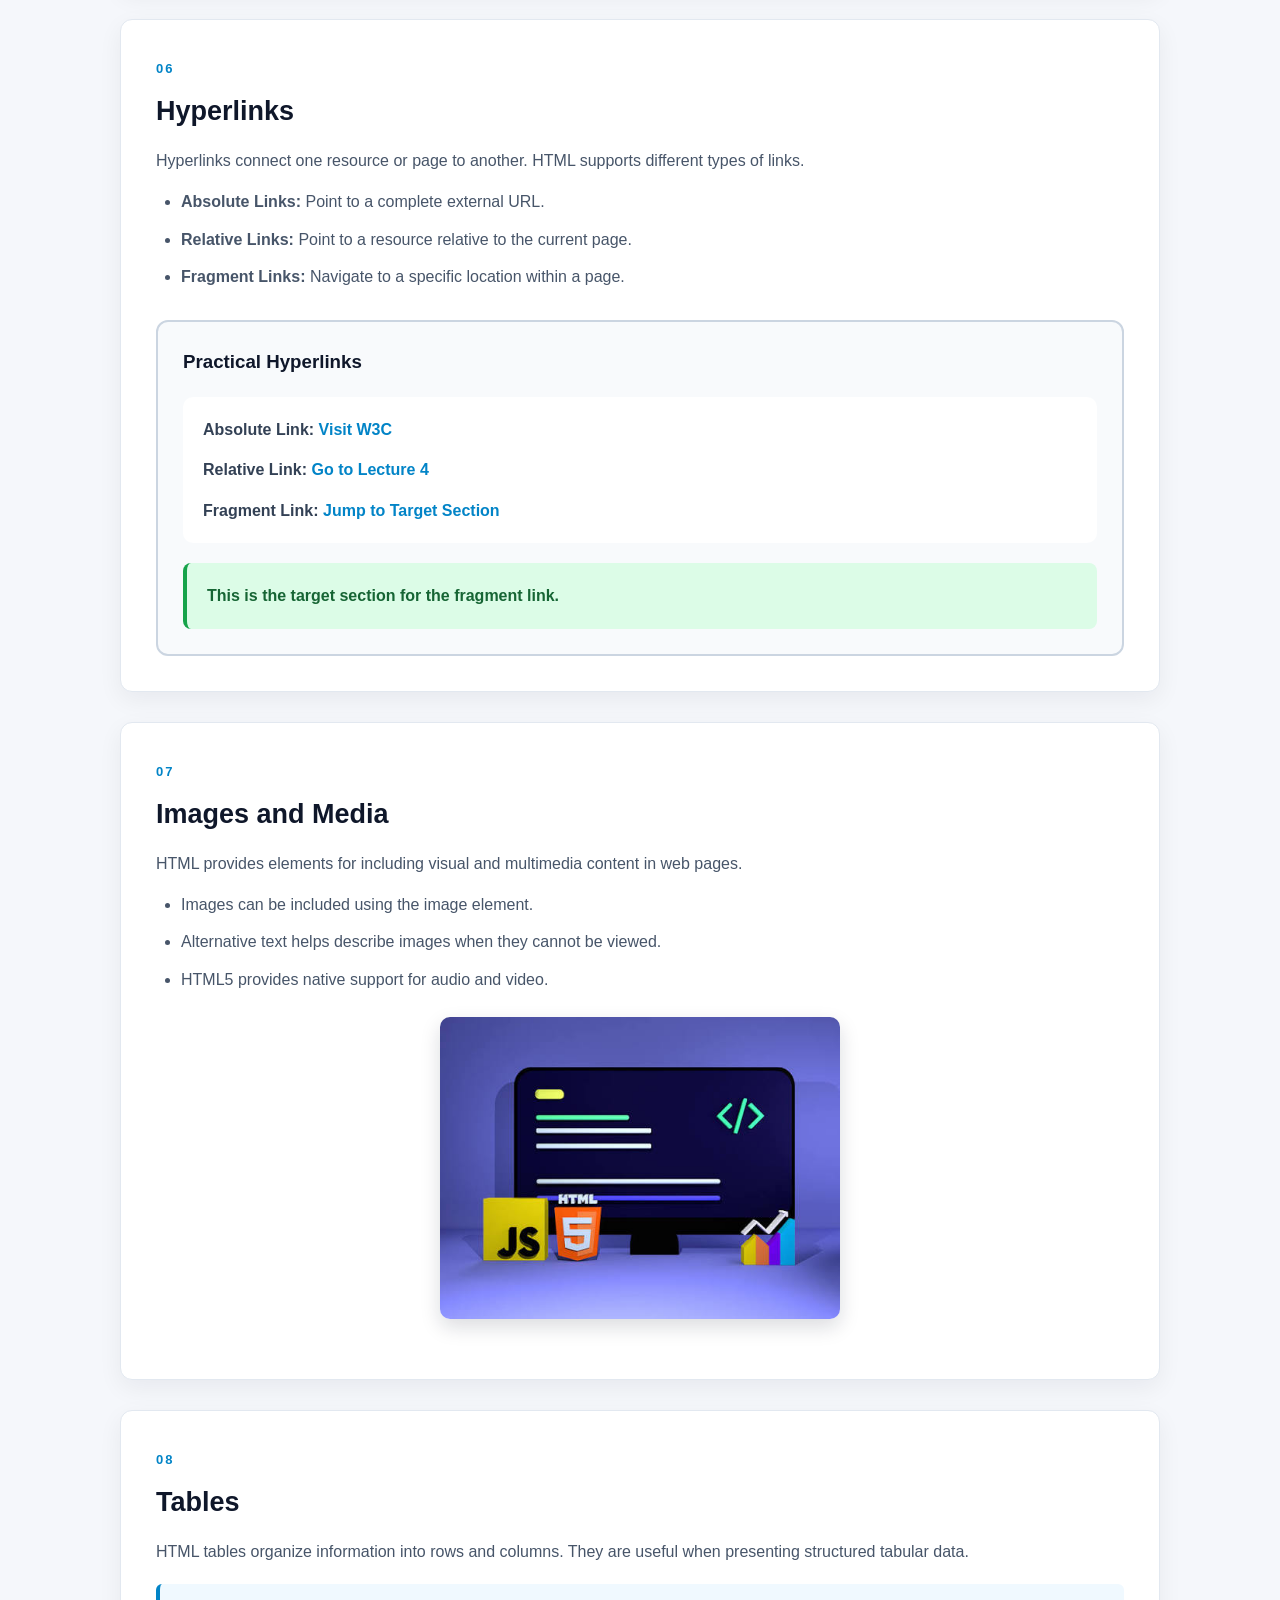
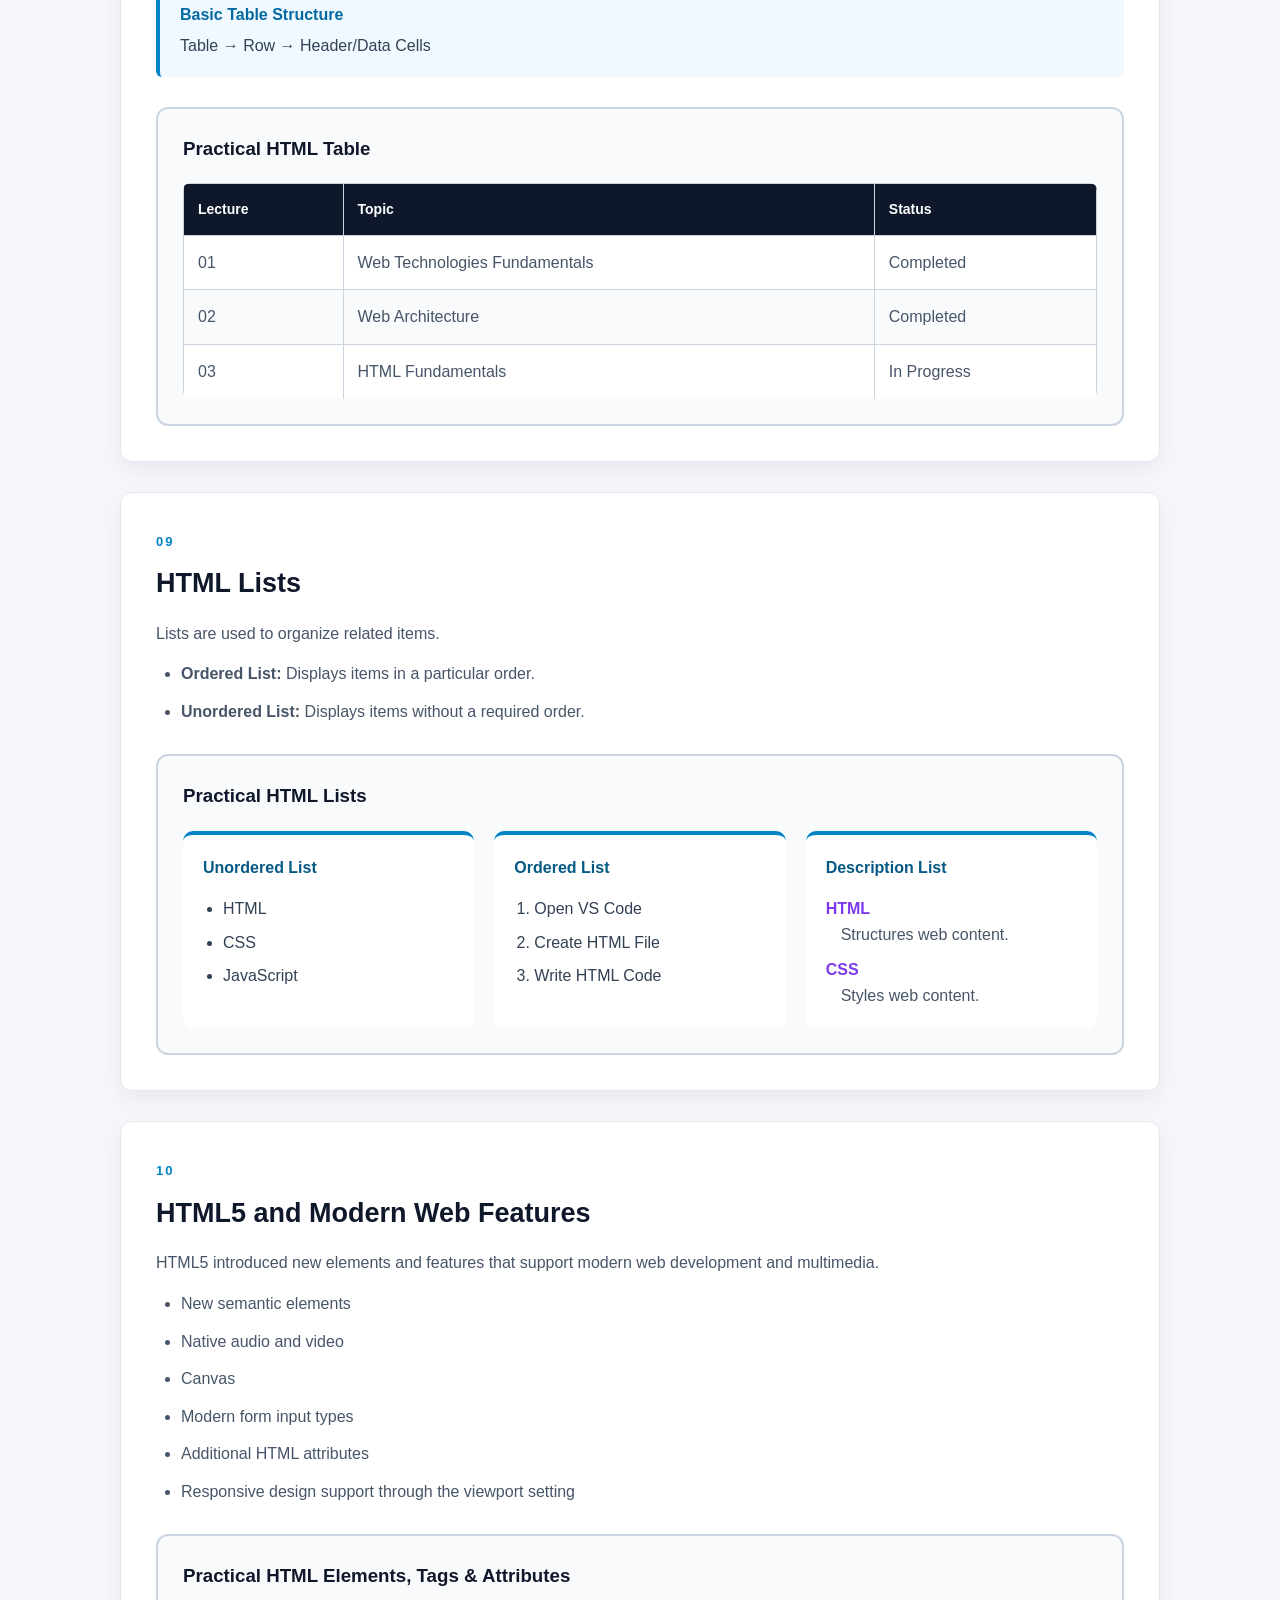
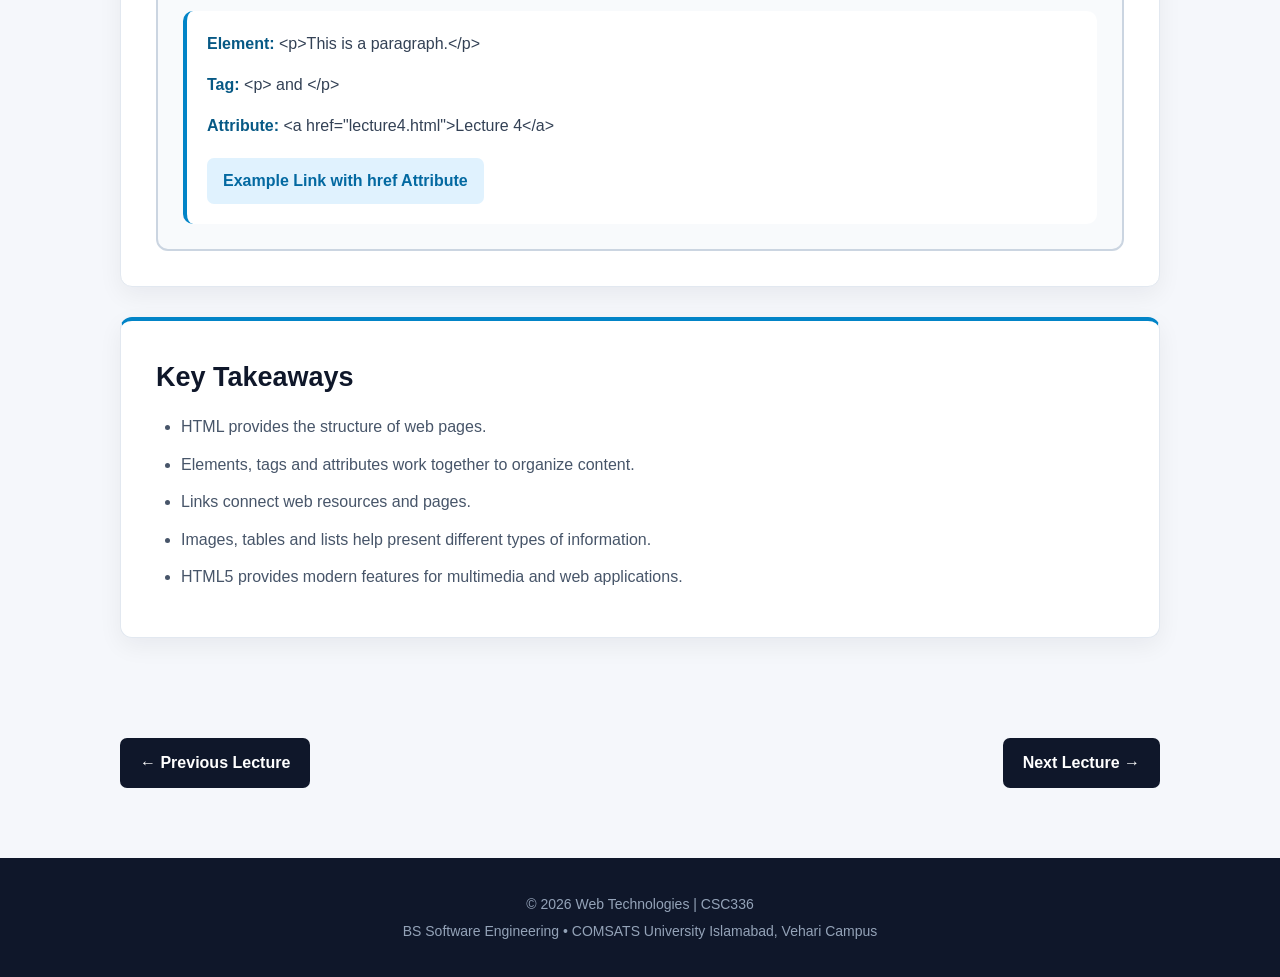
<file: lecture3.html>
<!DOCTYPE html>
<html lang="en">

<head>
    <meta charset="UTF-8">
    <meta name="viewport" content="width=device-width, initial-scale=1.0">

    <title>Lecture 3 | Web Technologies</title>

    <link rel="stylesheet" href="css/style.css">
</head>

<body>

    <!-- Navigation -->
    <header>
        <nav class="navbar">

            <div class="logo">
                WEB TECHNOLOGIES
            </div>

            <ul class="nav-links">
                <li><a href="index.html">Home</a></li>
                <li><a href="index.html#lectures">Lectures</a></li>
                <li><a href="index.html#about">About</a></li>
            </ul>

        </nav>
    </header>


    <main>

        <!-- Lecture Header -->
        <section class="lecture-hero">

            <div class="lecture-hero-content">

                <p class="course-code">
                    CSC336 • WEB TECHNOLOGIES
                </p>

                <span class="lecture-number">
                    LECTURE 03
                </span>

                <h1>
                    HTML Fundamentals
                </h1>

                <p>
                    Understanding HTML structure, elements, tags,
                    attributes, links, images, tables and lists.
                </p>

            </div>

        </section>


        <!-- Lecture Content -->
        <section class="lecture-content">


            <!-- HTML Introduction -->
            <article class="content-card">

                <span class="topic-number">01</span>

                <h2>Introduction to HTML</h2>

                <p>
                    HTML (HyperText Markup Language) is used to
                    structure content on web pages. It provides
                    elements that describe headings, paragraphs,
                    links, images, tables and other content.
                </p>

            </article>


            <!-- Document Structure -->
            <article class="content-card">

                <span class="topic-number">02</span>

                <h2>HTML Document Structure</h2>

                <p>
                    A basic HTML document contains a document type
                    declaration, a head section and a body section.
                </p>

                <div class="concept-box">

                    <strong>Basic Structure</strong>

                    <p>
                        DOCTYPE → HTML → HEAD + BODY
                    </p>

                </div>

                <ul class="topic-list">

                    <li>
                        <strong>DOCTYPE:</strong>
                        Declares the document type.
                    </li>

                    <li>
                        <strong>Head:</strong>
                        Contains metadata and document information.
                    </li>

                    <li>
                        <strong>Body:</strong>
                        Contains the visible page content.
                    </li>

                </ul>
<div class="html-structure-demo">

    <h3>Practical HTML Document Structure</h3>

    <div class="structure-box">
        <div class="structure-item doctype">
            &lt;!DOCTYPE html&gt;
        </div>

        <div class="structure-item html-tag">
            &lt;html&gt;
        </div>

        <div class="structure-inside">

            <div class="structure-item head-tag">
                &lt;head&gt;
                <span>&lt;title&gt;Page Title&lt;/title&gt;</span>
            </div>

            <div class="structure-item body-tag">
                &lt;body&gt;
                <span>Webpage Content</span>
            </div>

        </div>

        <div class="structure-item html-close">
            &lt;/html&gt;
        </div>
    </div>

</div>
            </article>


            <!-- Elements Tags -->
            <article class="content-card">

                <span class="topic-number">03</span>

                <h2>Elements, Tags and Attributes</h2>

                <p>
                    HTML uses elements to organize and describe
                    content. Elements are represented using tags,
                    while attributes provide additional information
                    about an element.
                </p>

                <div class="concept-box">

                    <strong>Example</strong>

                    <p>
                        An anchor element can use the href attribute
                        to specify a destination.
                    </p>

                </div>

            </article>


            <!-- Nesting -->
            <article class="content-card">

                <span class="topic-number">04</span>

                <h2>Proper Nesting and Validation</h2>

                <p>
                    HTML elements should be properly nested so that
                    the structure of the document remains clear and
                    valid.
                </p>

                <p>
                    Validation helps identify structural and syntax
                    problems in HTML documents.
                </p>

            </article>


            <!-- Headings Paragraphs -->
            <article class="content-card">

                <span class="topic-number">05</span>

                <h2>Headings and Paragraphs</h2>

                <p>
                    Headings are used to organize information into
                    different levels, while paragraphs are used for
                    blocks of textual content.
                </p>

                <div class="architecture-grid">

                    <div class="architecture-item">

                        <h3>Headings</h3>

                        <p>
                            HTML provides heading levels from
                            h1 to h6.
                        </p>

                    </div>

                    <div class="architecture-item">

                        <h3>Paragraphs</h3>

                        <p>
                            The paragraph element is used to
                            represent textual content.
                        </p>

                    </div>

                </div>
<div class="heading-demo">

    <h3>Practical Headings & Paragraphs</h3>

    <div class="heading-example">
        <h1>Heading Level 1</h1>
        <h2>Heading Level 2</h2>
        <h3>Heading Level 3</h3>
        <h4>Heading Level 4</h4>
    </div>

    <div class="paragraph-example">
        <p>
            This is a paragraph element. Paragraphs are used to
            organize and display blocks of text on a webpage.
        </p>

        <p>
            A webpage can contain multiple paragraphs to make
            information easier to read and understand.
        </p>
    </div>

</div>
            </article>


            <!-- Links -->
            <article class="content-card">

                <span class="topic-number">06</span>

                <h2>Hyperlinks</h2>

                <p>
                    Hyperlinks connect one resource or page to another.
                    HTML supports different types of links.
                </p>

                <ul class="topic-list">

                    <li>
                        <strong>Absolute Links:</strong>
                        Point to a complete external URL.
                    </li>

                    <li>
                        <strong>Relative Links:</strong>
                        Point to a resource relative to the current page.
                    </li>

                    <li>
                        <strong>Fragment Links:</strong>
                        Navigate to a specific location within a page.
                    </li>

                </ul>
<div class="links-demo">

    <h3>Practical Hyperlinks</h3>

    <div class="link-example">

        <p>
            <strong>Absolute Link:</strong>
            <a href="https://www.w3.org/" target="_blank">
                Visit W3C
            </a>
        </p>

        <p>
            <strong>Relative Link:</strong>
            <a href="lecture4.html">
                Go to Lecture 4
            </a>
        </p>

        <p>
            <strong>Fragment Link:</strong>
            <a href="#link-target">
                Jump to Target Section
            </a>
        </p>

    </div>

    <div id="link-target" class="link-target">
        This is the target section for the fragment link.
    </div>

</div>
            </article>


            <!-- Images and Media -->
            <article class="content-card">

                <span class="topic-number">07</span>

                <h2>Images and Media</h2>

                <p>
                    HTML provides elements for including visual and
                    multimedia content in web pages.
                </p>

                <ul class="topic-list">

                    <li>Images can be included using the image element.</li>

                    <li>
                        Alternative text helps describe images when
                        they cannot be viewed.
                    </li>

                    <li>
                        HTML5 provides native support for audio and video.
                    </li>

                </ul>

                <img src="images/web-development.jpg"
     alt="Web Development Illustration"
     class="lecture-image">

            </article>


            <!-- Tables -->
            <article class="content-card">

                <span class="topic-number">08</span>

                <h2>Tables</h2>

                <p>
                    HTML tables organize information into rows and
                    columns. They are useful when presenting structured
                    tabular data.
                </p>

                <div class="concept-box">

                    <strong>Basic Table Structure</strong>

                    <p>
                        Table → Row → Header/Data Cells
                    </p>

                </div>
<div class="table-demo">

    <h3>Practical HTML Table</h3>

    <table class="practical-table">

        <thead>
            <tr>
                <th>Lecture</th>
                <th>Topic</th>
                <th>Status</th>
            </tr>
        </thead>

        <tbody>
            <tr>
                <td>01</td>
                <td>Web Technologies Fundamentals</td>
                <td>Completed</td>
            </tr>

            <tr>
                <td>02</td>
                <td>Web Architecture</td>
                <td>Completed</td>
            </tr>

            <tr>
                <td>03</td>
                <td>HTML Fundamentals</td>
                <td>In Progress</td>
            </tr>
        </tbody>

    </table>

</div>
            </article>


            <!-- Lists -->
            <article class="content-card">

                <span class="topic-number">09</span>

                <h2>HTML Lists</h2>

                <p>
                    Lists are used to organize related items.
                </p>

                <ul class="topic-list">

                    <li>
                        <strong>Ordered List:</strong>
                        Displays items in a particular order.
                    </li>

                    <li>
                        <strong>Unordered List:</strong>
                        Displays items without a required order.
                    </li>

                </ul>
<div class="lists-demo">

    <h3>Practical HTML Lists</h3>

    <div class="list-columns">

        <div class="list-box">
            <h4>Unordered List</h4>

            <ul>
                <li>HTML</li>
                <li>CSS</li>
                <li>JavaScript</li>
            </ul>
        </div>

        <div class="list-box">
            <h4>Ordered List</h4>

            <ol>
                <li>Open VS Code</li>
                <li>Create HTML File</li>
                <li>Write HTML Code</li>
            </ol>
        </div>

        <div class="list-box">
            <h4>Description List</h4>

            <dl>
                <dt>HTML</dt>
                <dd>Structures web content.</dd>

                <dt>CSS</dt>
                <dd>Styles web content.</dd>
            </dl>
        </div>

    </div>

</div>
            </article>


            <!-- HTML5 -->
            <article class="content-card">

                <span class="topic-number">10</span>

                <h2>HTML5 and Modern Web Features</h2>

                <p>
                    HTML5 introduced new elements and features that
                    support modern web development and multimedia.
                </p>

                <ul class="topic-list">

                    <li>New semantic elements</li>
                    <li>Native audio and video</li>
                    <li>Canvas</li>
                    <li>Modern form input types</li>
                    <li>Additional HTML attributes</li>
                    <li>Responsive design support through the viewport setting</li>

                </ul>
<div class="elements-demo">

    <h3>Practical HTML Elements, Tags & Attributes</h3>

    <div class="element-example">

        <p>
            <strong>Element:</strong>
            &lt;p&gt;This is a paragraph.&lt;/p&gt;
        </p>

        <p>
            <strong>Tag:</strong>
            &lt;p&gt; and &lt;/p&gt;
        </p>

        <p>
            <strong>Attribute:</strong>
            &lt;a href="lecture4.html"&gt;Lecture 4&lt;/a&gt;
        </p>

        <a href="lecture4.html" class="attribute-link">
            Example Link with href Attribute
        </a>

    </div>

</div>
            </article>


            <!-- Key Takeaways -->
            <article class="content-card highlight-card">

                <h2>Key Takeaways</h2>

                <ul class="topic-list">

                    <li>HTML provides the structure of web pages.</li>

                    <li>
                        Elements, tags and attributes work together
                        to organize content.
                    </li>

                    <li>
                        Links connect web resources and pages.
                    </li>

                    <li>
                        Images, tables and lists help present
                        different types of information.
                    </li>

                    <li>
                        HTML5 provides modern features for
                        multimedia and web applications.
                    </li>

                </ul>

            </article>

        </section>


        <!-- Navigation -->
        <section class="lecture-navigation">

            <a href="lecture2.html" class="navigation-button">
                ← Previous Lecture
            </a>

            <a href="lecture4.html" class="navigation-button">
                Next Lecture →
            </a>

        </section>

    </main>


    <!-- Footer -->
    <footer>

        <p>
            © 2026 Web Technologies | CSC336
        </p>

        <p>
            BS Software Engineering • COMSATS University Islamabad, Vehari Campus
        </p>

    </footer>

</body>

</html>
</file>
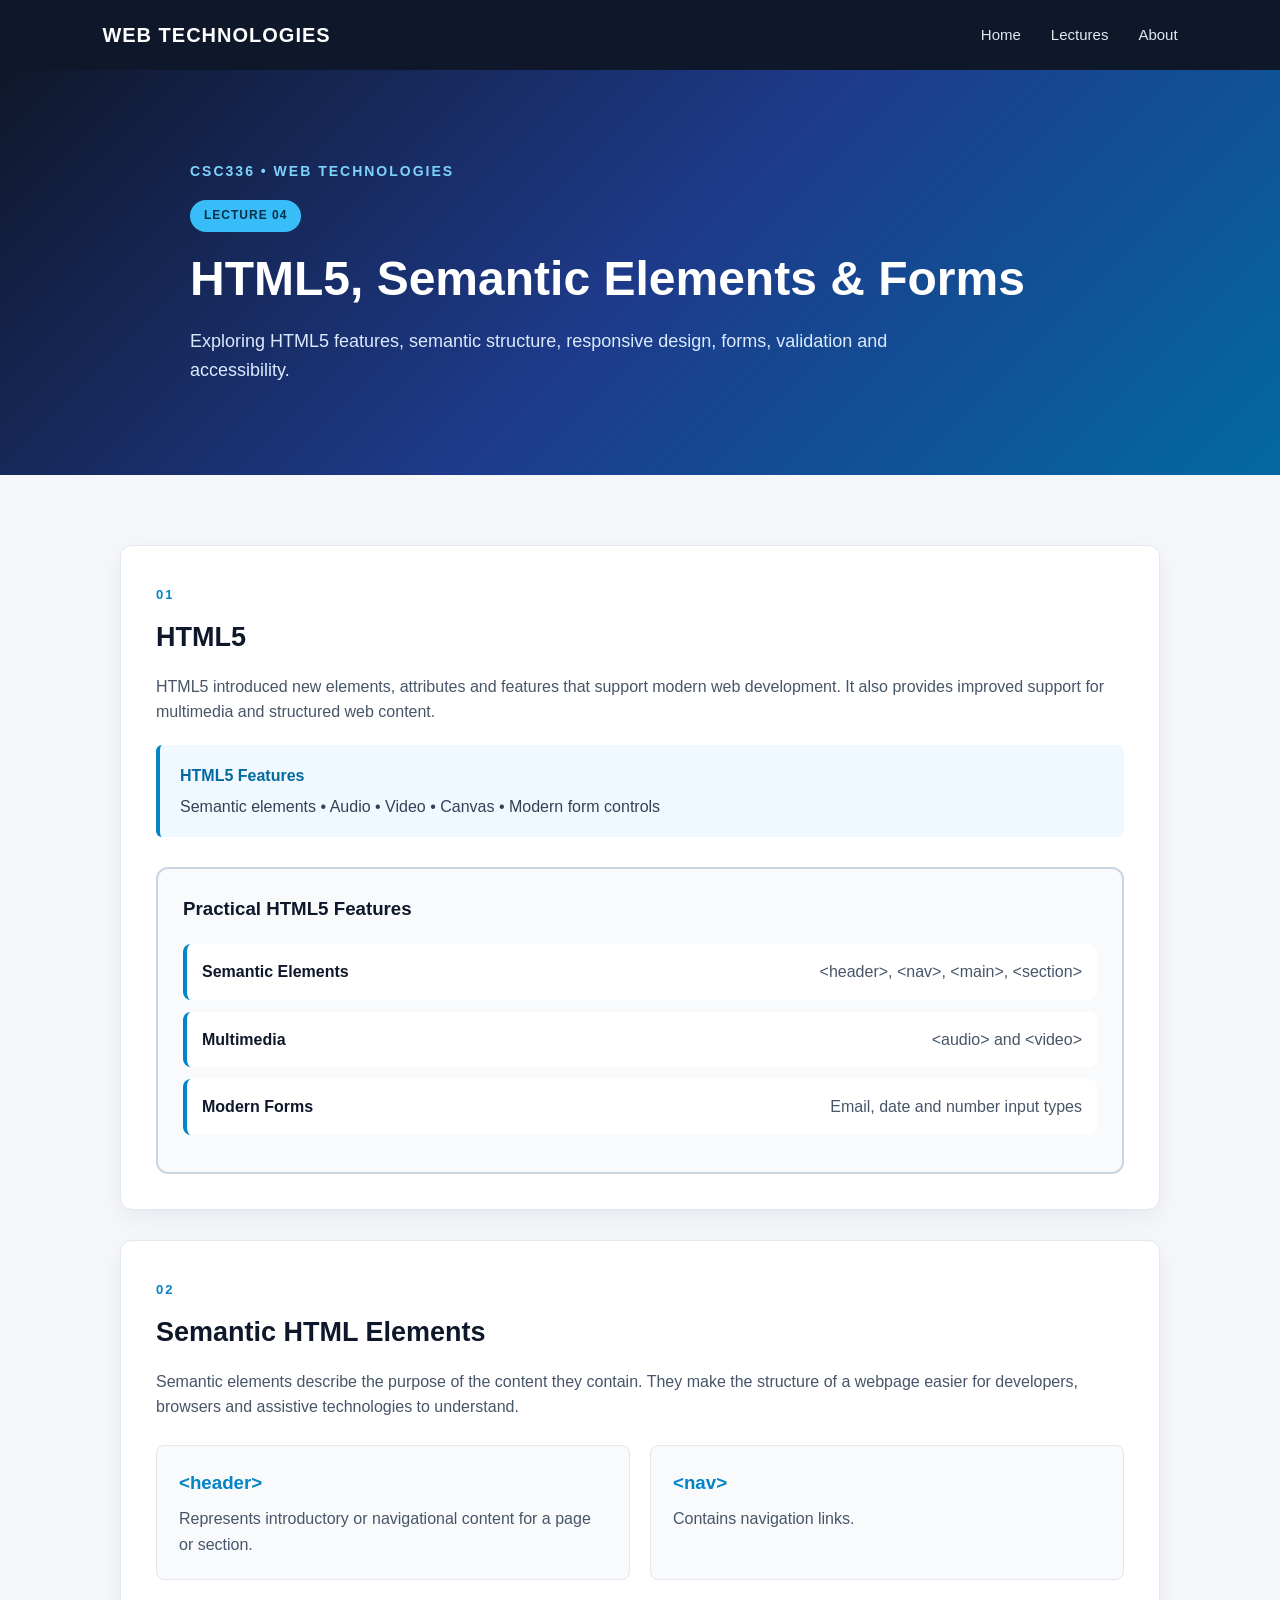
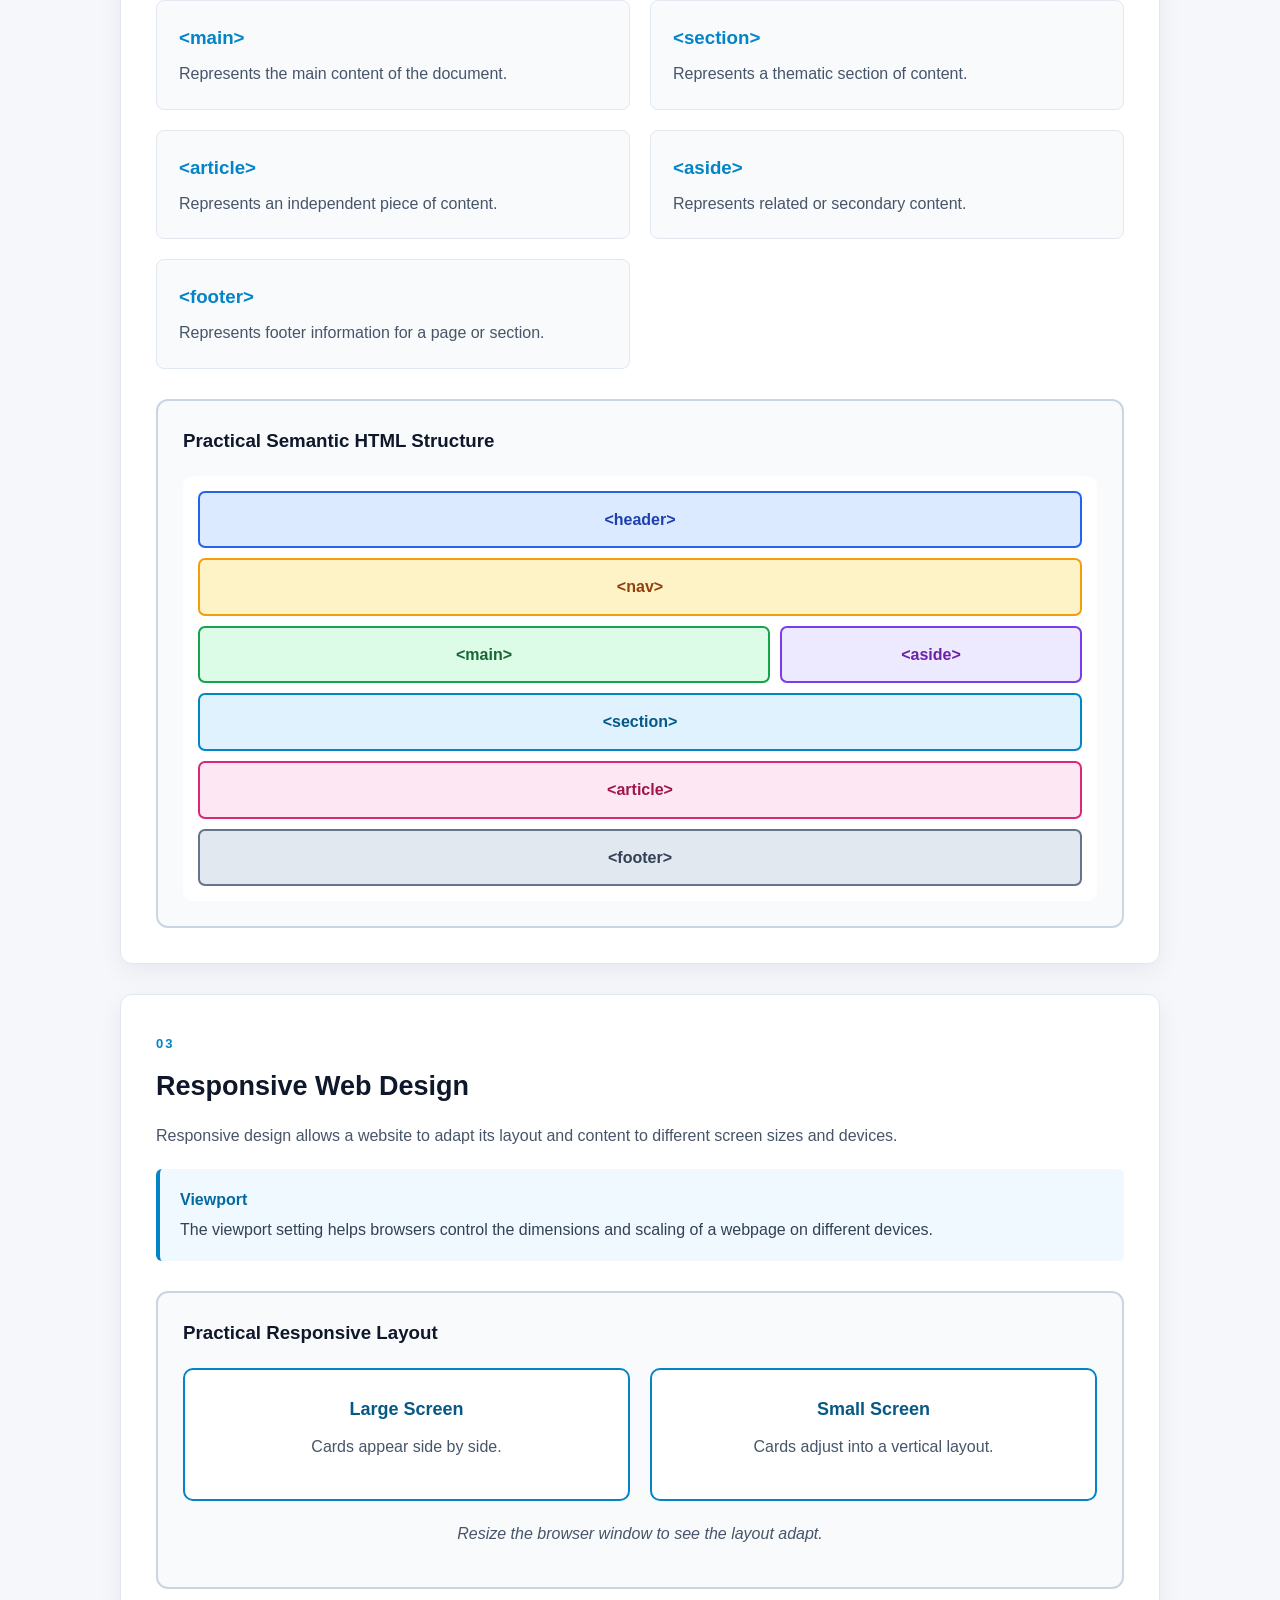
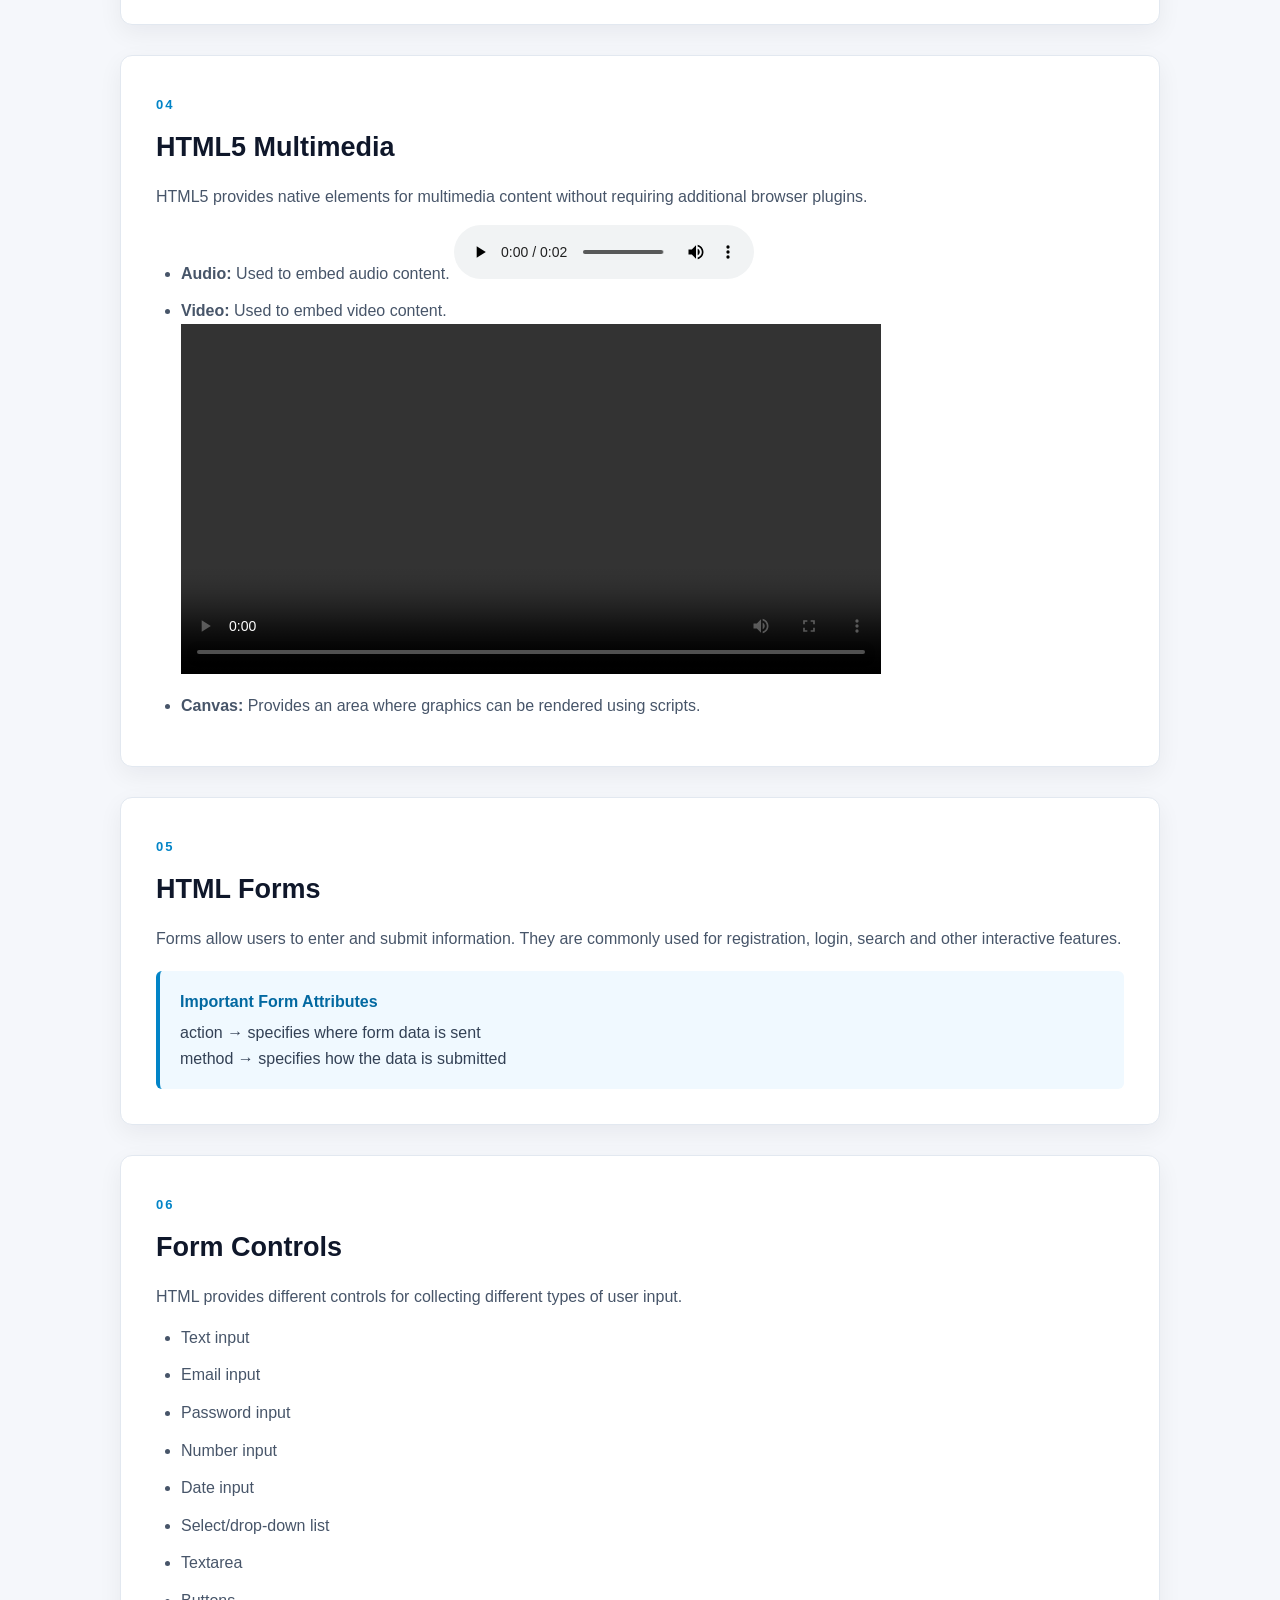
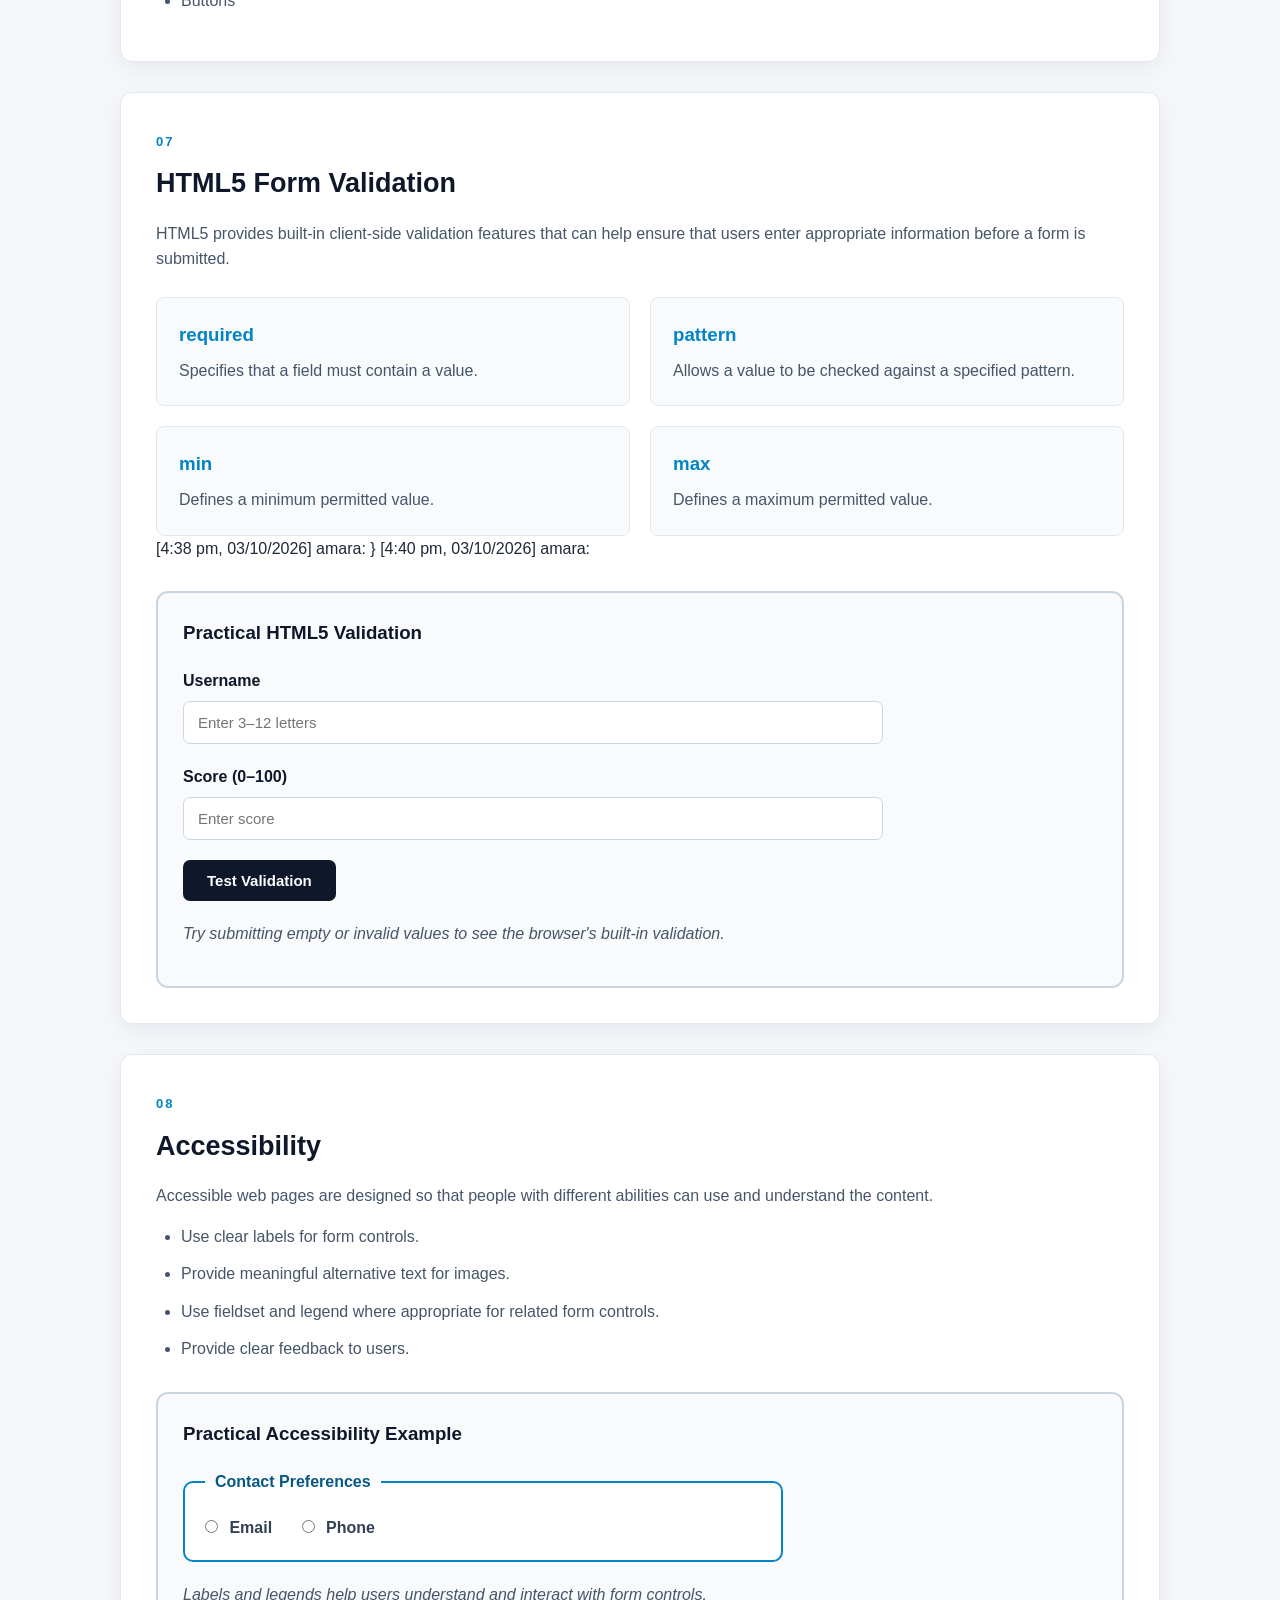
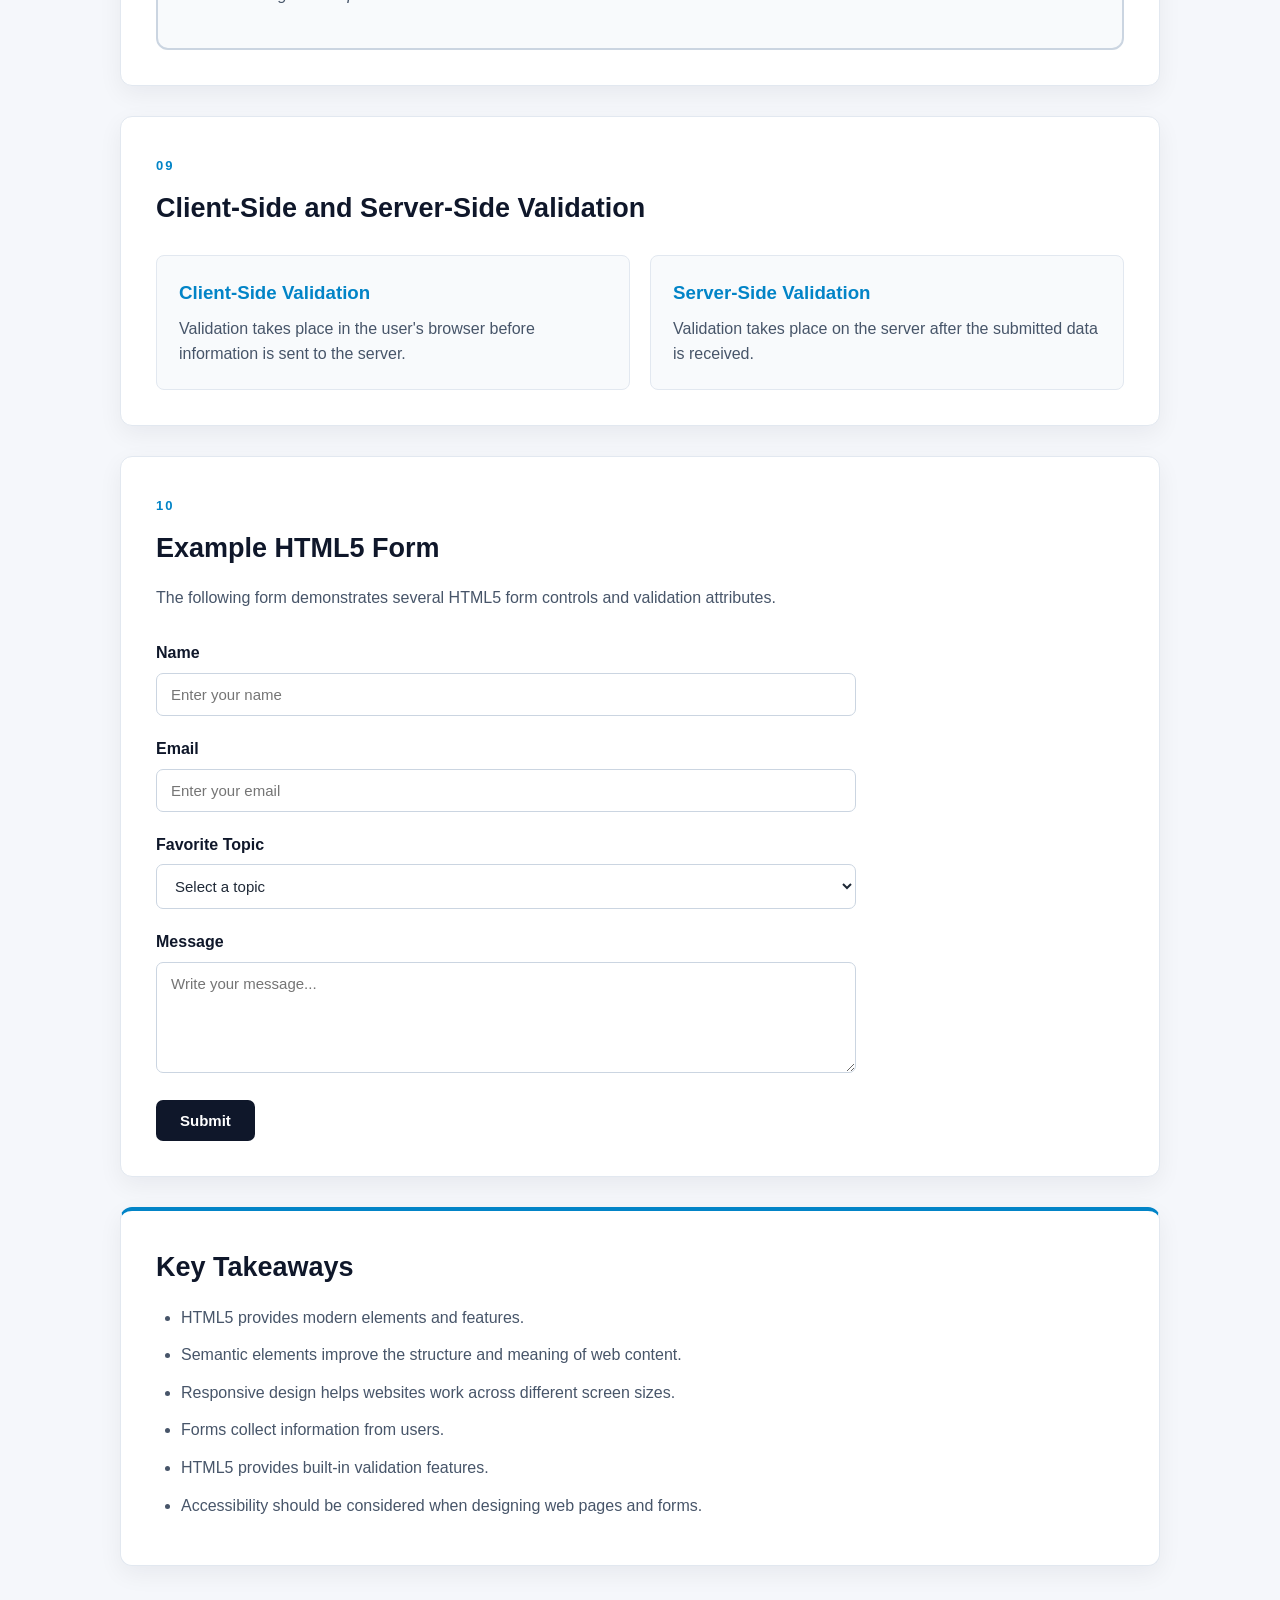
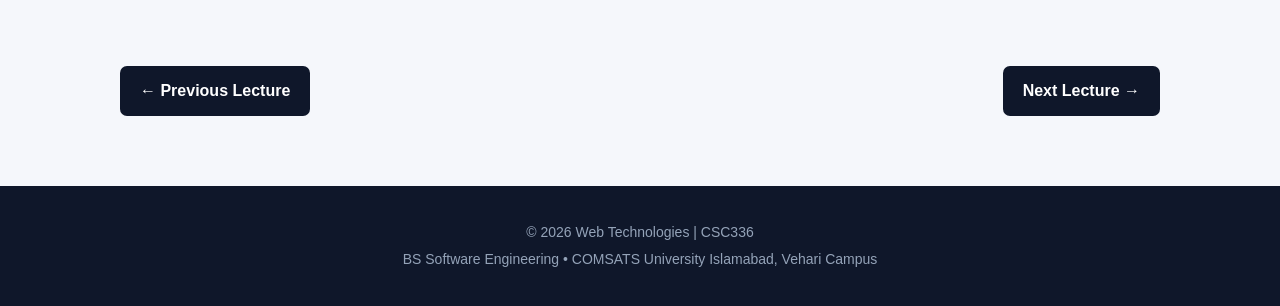
<file: lecture4.html>
<!DOCTYPE html>
<html lang="en">

<head>
    <meta charset="UTF-8">
    <meta name="viewport" content="width=device-width, initial-scale=1.0">

    <title>Lecture 4 | Web Technologies</title>

    <link rel="stylesheet" href="css/style.css">
</head>

<body>

    <!-- Navigation -->
    <header>
        <nav class="navbar">

            <div class="logo">
                WEB TECHNOLOGIES
            </div>

            <ul class="nav-links">
                <li><a href="index.html">Home</a></li>
                <li><a href="index.html#lectures">Lectures</a></li>
                <li><a href="index.html#about">About</a></li>
            </ul>

        </nav>
    </header>


    <main>

        <!-- Lecture Header -->
        <section class="lecture-hero">

            <div class="lecture-hero-content">

                <p class="course-code">
                    CSC336 • WEB TECHNOLOGIES
                </p>

                <span class="lecture-number">
                    LECTURE 04
                </span>

                <h1>
                    HTML5, Semantic Elements & Forms
                </h1>

                <p>
                    Exploring HTML5 features, semantic structure,
                    responsive design, forms, validation and accessibility.
                </p>

            </div>

        </section>


        <!-- Lecture Content -->
        <section class="lecture-content">


            <!-- HTML5 -->
            <article class="content-card">

                <span class="topic-number">01</span>

                <h2>HTML5</h2>

                <p>
                    HTML5 introduced new elements, attributes and
                    features that support modern web development.
                    It also provides improved support for multimedia
                    and structured web content.
                </p>

                <div class="concept-box">

                    <strong>HTML5 Features</strong>

                    <p>
                        Semantic elements • Audio • Video • Canvas •
                        Modern form controls
                    </p>

                </div>
<div class="html5-demo">

    <h3>Practical HTML5 Features</h3>

    <div class="html5-feature">
        <strong>Semantic Elements</strong>
        <span>&lt;header&gt;, &lt;nav&gt;, &lt;main&gt;, &lt;section&gt;</span>
    </div>

    <div class="html5-feature">
        <strong>Multimedia</strong>
        <span>&lt;audio&gt; and &lt;video&gt;</span>
    </div>

    <div class="html5-feature">
        <strong>Modern Forms</strong>
        <span>Email, date and number input types</span>
    </div>

</div>
            </article>


            <!-- Semantic Elements -->
            <article class="content-card">

                <span class="topic-number">02</span>

                <h2>Semantic HTML Elements</h2>

                <p>
                    Semantic elements describe the purpose of the
                    content they contain. They make the structure of
                    a webpage easier for developers, browsers and
                    assistive technologies to understand.
                </p>

                <div class="architecture-grid">

                    <div class="architecture-item">
                        <h3>&lt;header&gt;</h3>
                        <p>
                            Represents introductory or navigational
                            content for a page or section.
                        </p>
                    </div>

                    <div class="architecture-item">
                        <h3>&lt;nav&gt;</h3>
                        <p>
                            Contains navigation links.
                        </p>
                    </div>

                    <div class="architecture-item">
                        <h3>&lt;main&gt;</h3>
                        <p>
                            Represents the main content of the document.
                        </p>
                    </div>

                    <div class="architecture-item">
                        <h3>&lt;section&gt;</h3>
                        <p>
                            Represents a thematic section of content.
                        </p>
                    </div>

                    <div class="architecture-item">
                        <h3>&lt;article&gt;</h3>
                        <p>
                            Represents an independent piece of content.
                        </p>
                    </div>

                    <div class="architecture-item">
                        <h3>&lt;aside&gt;</h3>
                        <p>
                            Represents related or secondary content.
                        </p>
                    </div>

                    <div class="architecture-item">
                        <h3>&lt;footer&gt;</h3>
                        <p>
                            Represents footer information for a page
                            or section.
                        </p>
                    </div>

                </div>
<div class="semantic-demo">

    <h3>Practical Semantic HTML Structure</h3>

    <div class="semantic-layout">

        <div class="semantic-part semantic-header">
            &lt;header&gt;
        </div>

        <div class="semantic-part semantic-nav">
            &lt;nav&gt;
        </div>

        <div class="semantic-content">

            <div class="semantic-part semantic-main">
                &lt;main&gt;
            </div>

            <div class="semantic-part semantic-aside">
                &lt;aside&gt;
            </div>

        </div>

        <div class="semantic-part semantic-section">
            &lt;section&gt;
        </div>

        <div class="semantic-part semantic-article">
            &lt;article&gt;
        </div>

        <div class="semantic-part semantic-footer">
            &lt;footer&gt;
        </div>

    </div>

</div>
            </article>


            <!-- Responsive Design -->
            <article class="content-card">

                <span class="topic-number">03</span>

                <h2>Responsive Web Design</h2>

                <p>
                    Responsive design allows a website to adapt its
                    layout and content to different screen sizes and
                    devices.
                </p>

                <div class="concept-box">

                    <strong>Viewport</strong>

                    <p>
                        The viewport setting helps browsers control
                        the dimensions and scaling of a webpage on
                        different devices.
                    </p>

                </div>
<div class="responsive-demo">

    <h3>Practical Responsive Layout</h3>

    <div class="responsive-container">

        <div class="responsive-card">
            <strong>Large Screen</strong>
            <p>Cards appear side by side.</p>
        </div>

        <div class="responsive-card">
            <strong>Small Screen</strong>
            <p>Cards adjust into a vertical layout.</p>
        </div>

    </div>

    <p class="responsive-note">
        Resize the browser window to see the layout adapt.
    </p>

</div>
            </article>


            <!-- Multimedia -->
            <article class="content-card">

                <span class="topic-number">04</span>

                <h2>HTML5 Multimedia</h2>

                <p>
                    HTML5 provides native elements for multimedia
                    content without requiring additional browser
                    plugins.
                </p>

                <ul class="topic-list">

    <li>
        <strong>Audio:</strong>
        Used to embed audio content.

        <audio controls>
            <source src="media/demo_audio.mp3" type="audio/mpeg">
            Your browser does not support the audio element.
        </audio>
    </li>

    <li>
        <strong>Video:</strong>
        Used to embed video content.

        <video controls width="100%" style="max-width: 700px;">
            <source src="media/demo_video.mp4" type="video/mp4">
            Your browser does not support the video element.
        </video>
    </li>

    <li>
        <strong>Canvas:</strong>
        Provides an area where graphics can be
        rendered using scripts.
    </li>

</ul>
            </article>


            <!-- Forms -->
            <article class="content-card">

                <span class="topic-number">05</span>

                <h2>HTML Forms</h2>

                <p>
                    Forms allow users to enter and submit information.
                    They are commonly used for registration, login,
                    search and other interactive features.
                </p>

                <div class="concept-box">

                    <strong>Important Form Attributes</strong>

                    <p>
                        action → specifies where form data is sent
                        <br>
                        method → specifies how the data is submitted
                    </p>

                </div>

            </article>


            <!-- Form Controls -->
            <article class="content-card">

                <span class="topic-number">06</span>

                <h2>Form Controls</h2>

                <p>
                    HTML provides different controls for collecting
                    different types of user input.
                </p>

                <ul class="topic-list">

                    <li>Text input</li>
                    <li>Email input</li>
                    <li>Password input</li>
                    <li>Number input</li>
                    <li>Date input</li>
                    <li>Select/drop-down list</li>
                    <li>Textarea</li>
                    <li>Buttons</li>

                </ul>

            </article>


            <!-- Validation -->
            <article class="content-card">

                <span class="topic-number">07</span>

                <h2>HTML5 Form Validation</h2>

                <p>
                    HTML5 provides built-in client-side validation
                    features that can help ensure that users enter
                    appropriate information before a form is submitted.
                </p>

                <div class="architecture-grid">

                    <div class="architecture-item">
                        <h3>required</h3>
                        <p>
                            Specifies that a field must contain a value.
                        </p>
                    </div>

                    <div class="architecture-item">
                        <h3>pattern</h3>
                        <p>
                            Allows a value to be checked against
                            a specified pattern.
                        </p>
                    </div>

                    <div class="architecture-item">
                        <h3>min</h3>
                        <p>
                            Defines a minimum permitted value.
                        </p>
                    </div>

                    <div class="architecture-item">
                        <h3>max</h3>
                        <p>
                            Defines a maximum permitted value.
                        </p>
                    </div>

                </div>
[4:38 pm, 03/10/2026] amara: }
[4:40 pm, 03/10/2026] amara: <div class="validation-demo">

    <h3>Practical HTML5 Validation</h3>

    <form action="#" method="post">

        <label for="username">
            Username
        </label>

        <input
            type="text"
            id="username"
            name="username"
            placeholder="Enter 3–12 letters"
            pattern="[A-Za-z]{3,12}"
            required
        >

        <label for="score">
            Score (0–100)
        </label>

        <input
            type="number"
            id="score"
            name="score"
            min="0"
            max="100"
            placeholder="Enter score"
            required
        >

        <button type="submit">
            Test Validation
        </button>

    </form>

    <p class="validation-note">
        Try submitting empty or invalid values to see
        the browser's built-in validation.
    </p>

</div>
            </article>


            <!-- Accessibility -->
            <article class="content-card">

                <span class="topic-number">08</span>

                <h2>Accessibility</h2>

                <p>
                    Accessible web pages are designed so that people
                    with different abilities can use and understand
                    the content.
                </p>

                <ul class="topic-list">

                    <li>
                        Use clear labels for form controls.
                    </li>

                    <li>
                        Provide meaningful alternative text for images.
                    </li>

                    <li>
                        Use fieldset and legend where appropriate
                        for related form controls.
                    </li>

                    <li>
                        Provide clear feedback to users.
                    </li>

                </ul>
<div class="accessibility-demo">

    <h3>Practical Accessibility Example</h3>

    <fieldset>

        <legend>Contact Preferences</legend>

        <label>
            <input
                type="radio"
                name="contact"
                value="email"
            >
            Email
        </label>

        <label>
            <input
                type="radio"
                name="contact"
                value="phone"
            >
            Phone
        </label>

    </fieldset>

    <p class="accessibility-note">
        Labels and legends help users understand and
        interact with form controls.
    </p>

</div>
            </article>


            <!-- Client vs Server -->
            <article class="content-card">

                <span class="topic-number">09</span>

                <h2>Client-Side and Server-Side Validation</h2>

                <div class="architecture-grid">

                    <div class="architecture-item">

                        <h3>Client-Side Validation</h3>

                        <p>
                            Validation takes place in the user's
                            browser before information is sent
                            to the server.
                        </p>

                    </div>

                    <div class="architecture-item">

                        <h3>Server-Side Validation</h3>

                        <p>
                            Validation takes place on the server
                            after the submitted data is received.
                        </p>

                    </div>

                </div>

            </article>


            <!-- Example Form -->
            <article class="content-card">

                <span class="topic-number">10</span>

                <h2>Example HTML5 Form</h2>

                <p>
                    The following form demonstrates several HTML5
                    form controls and validation attributes.
                </p>

                <form action="#" method="post">

                    <label for="student-name">
                        Name
                    </label>

                    <input
                        type="text"
                        id="student-name"
                        name="student-name"
                        placeholder="Enter your name"
                        required
                    >


                    <label for="student-email">
                        Email
                    </label>

                    <input
                        type="email"
                        id="student-email"
                        name="student-email"
                        placeholder="Enter your email"
                        required
                    >


                    <label for="topic">
                        Favorite Topic
                    </label>

                    <select id="topic" name="topic">

                        <option value="">
                            Select a topic
                        </option>

                        <option value="html">
                            HTML
                        </option>

                        <option value="css">
                            CSS
                        </option>

                        <option value="web">
                            Web Technologies
                        </option>

                    </select>


                    <label for="message">
                        Message
                    </label>

                    <textarea
                        id="message"
                        name="message"
                        rows="5"
                        placeholder="Write your message..."
                    ></textarea>


                    <button type="submit">
                        Submit
                    </button>

                </form>

            </article>


            <!-- Key Takeaways -->
            <article class="content-card highlight-card">

                <h2>Key Takeaways</h2>

                <ul class="topic-list">

                    <li>
                        HTML5 provides modern elements and features.
                    </li>

                    <li>
                        Semantic elements improve the structure and
                        meaning of web content.
                    </li>

                    <li>
                        Responsive design helps websites work across
                        different screen sizes.
                    </li>

                    <li>
                        Forms collect information from users.
                    </li>

                    <li>
                        HTML5 provides built-in validation features.
                    </li>

                    <li>
                        Accessibility should be considered when
                        designing web pages and forms.
                    </li>

                </ul>

            </article>

        </section>


        <!-- Navigation -->
        <section class="lecture-navigation">

            <a href="lecture3.html" class="navigation-button">
                ← Previous Lecture
            </a>

            <a href="lecture5.html" class="navigation-button">
                Next Lecture →
            </a>

        </section>

    </main>
    <!-- Footer -->
    <footer>

        <p>
            © 2026 Web Technologies | CSC336
        </p>

        <p>
            BS Software Engineering • COMSATS University Islamabad, Vehari Campus
        </p>

    </footer>

</body>

</html>
</file>
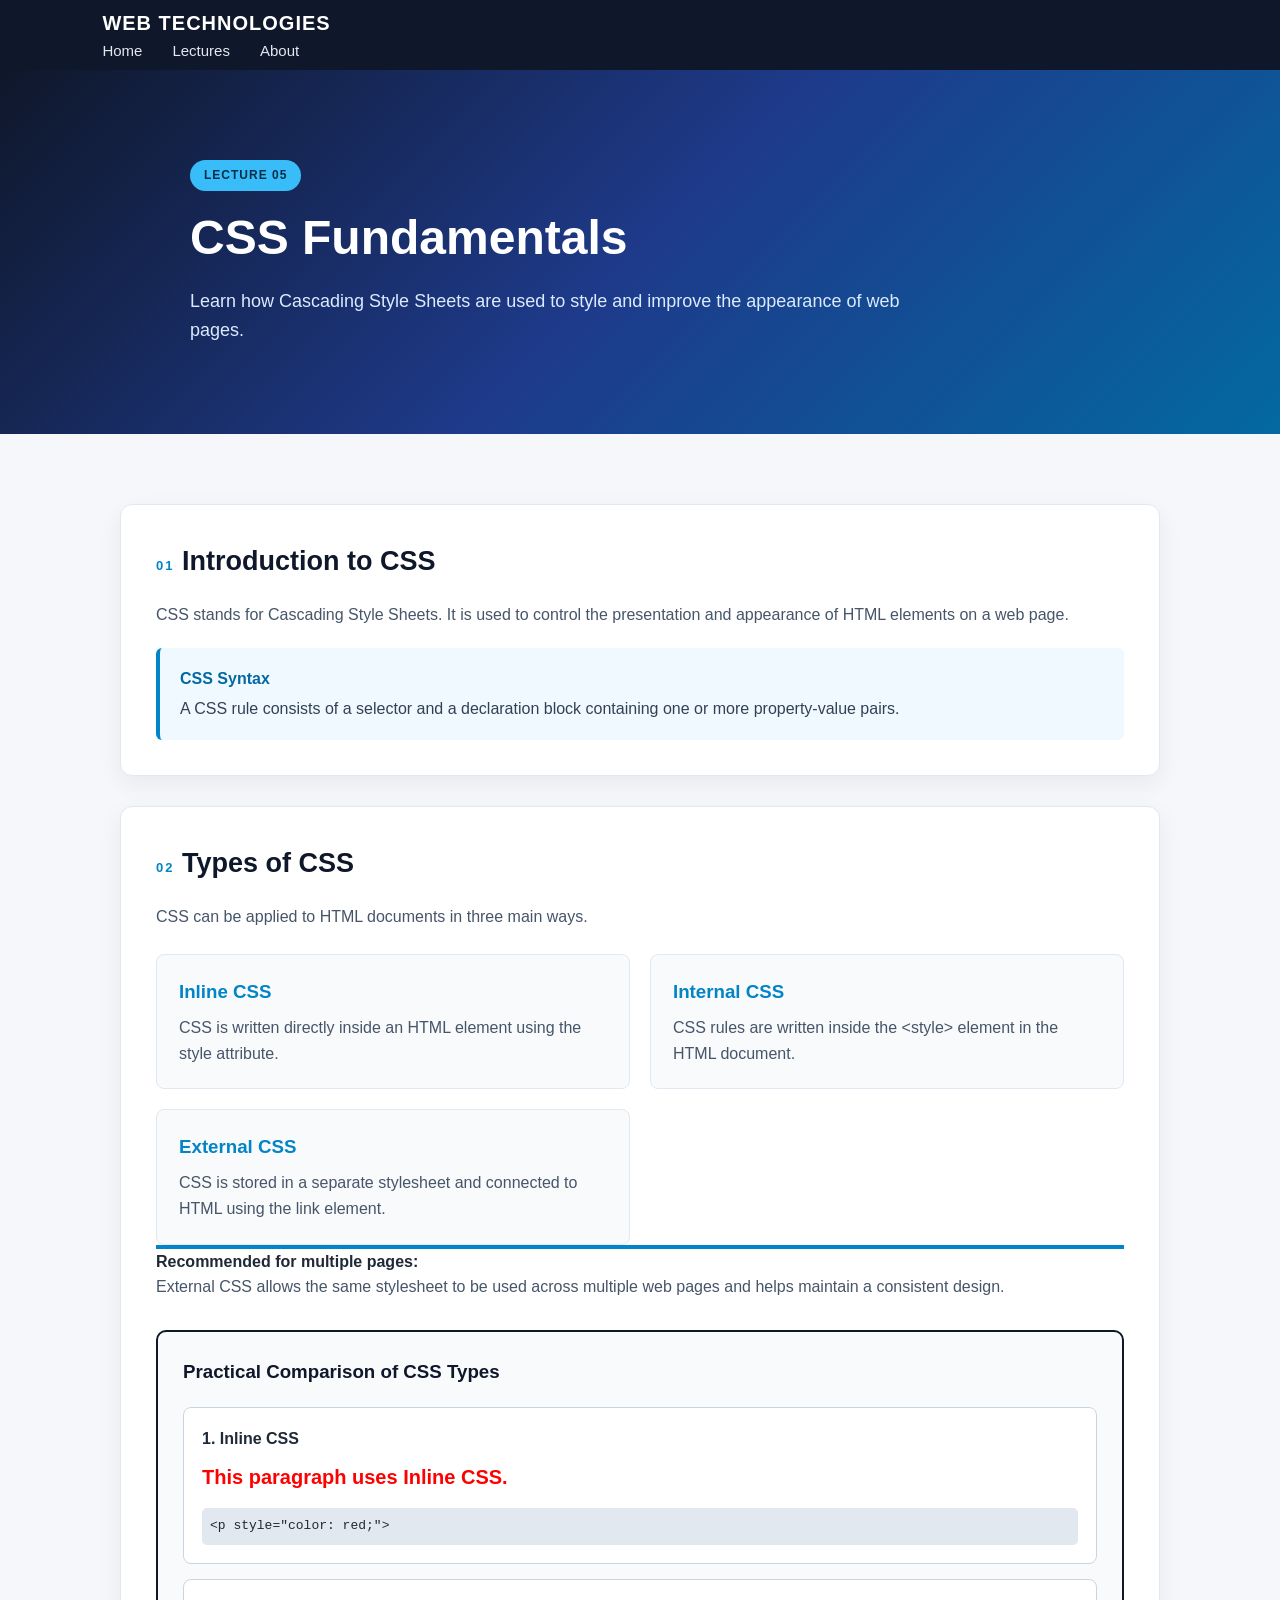
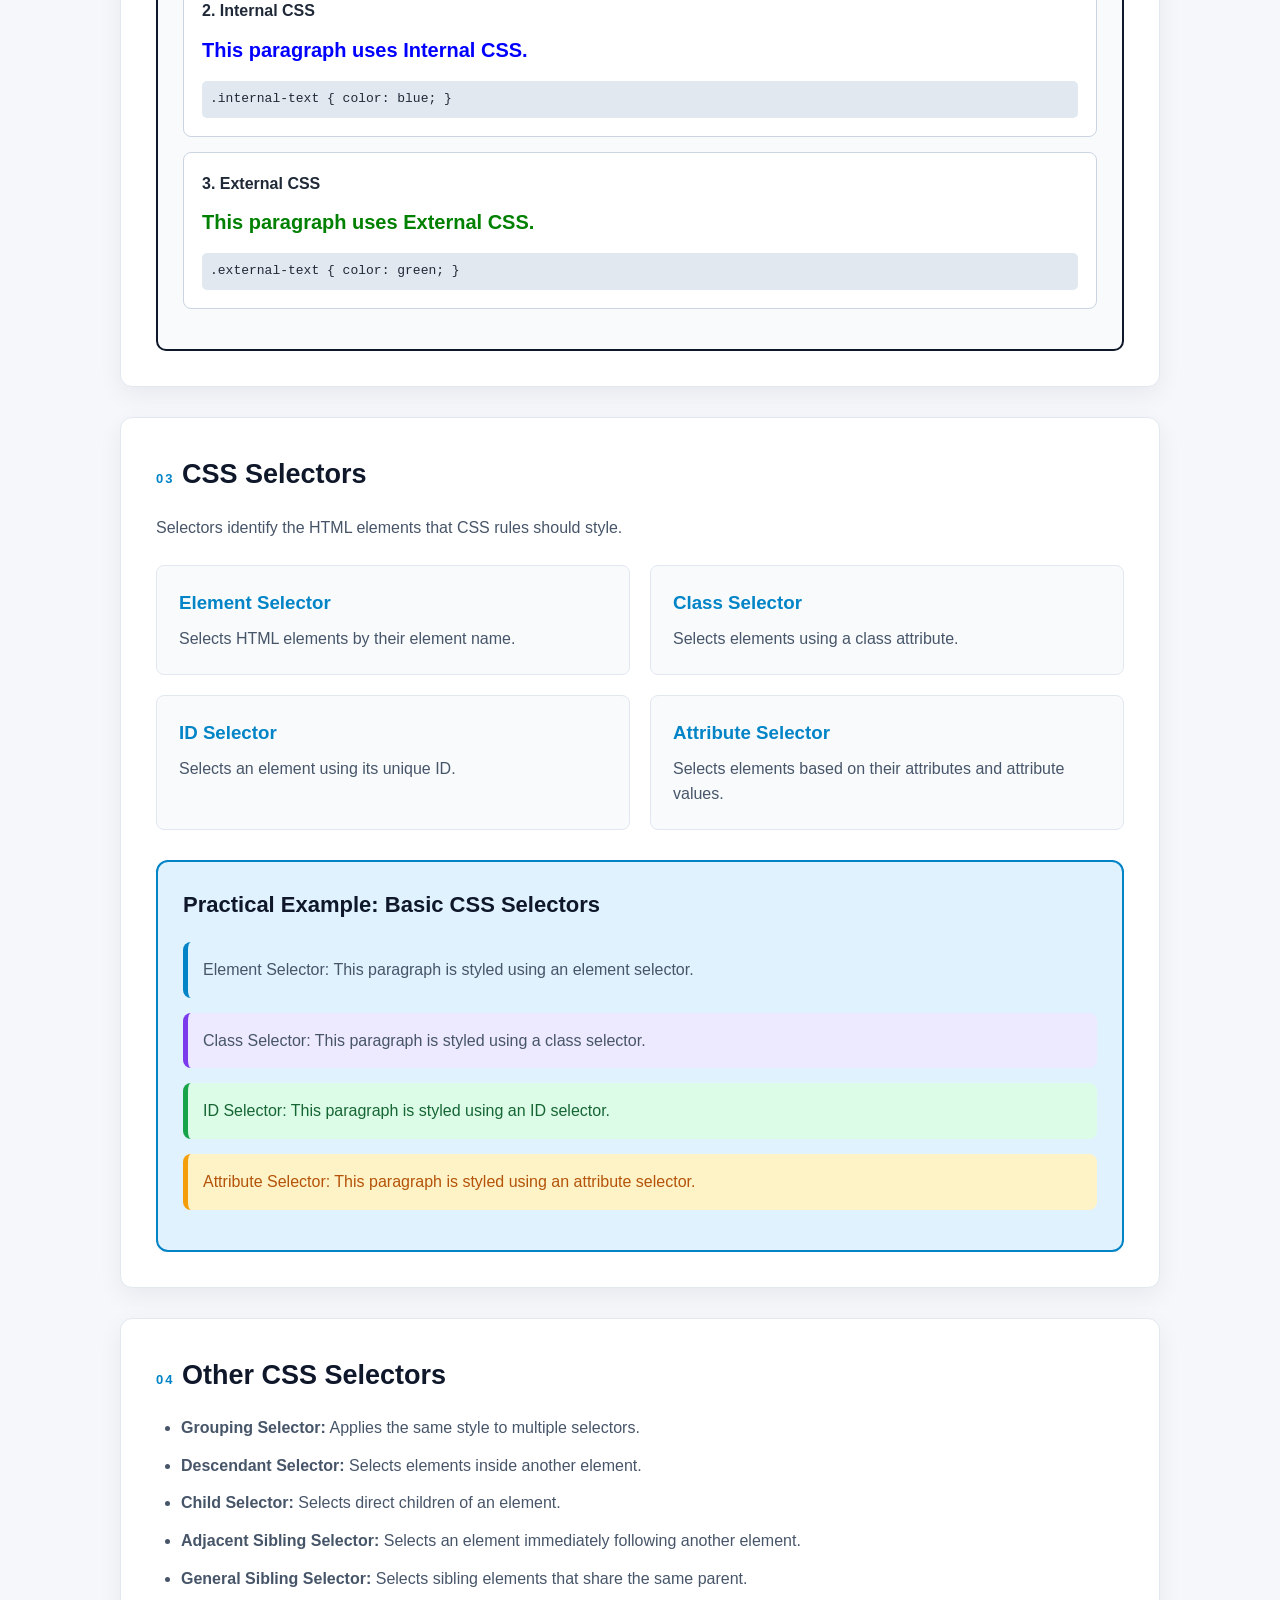
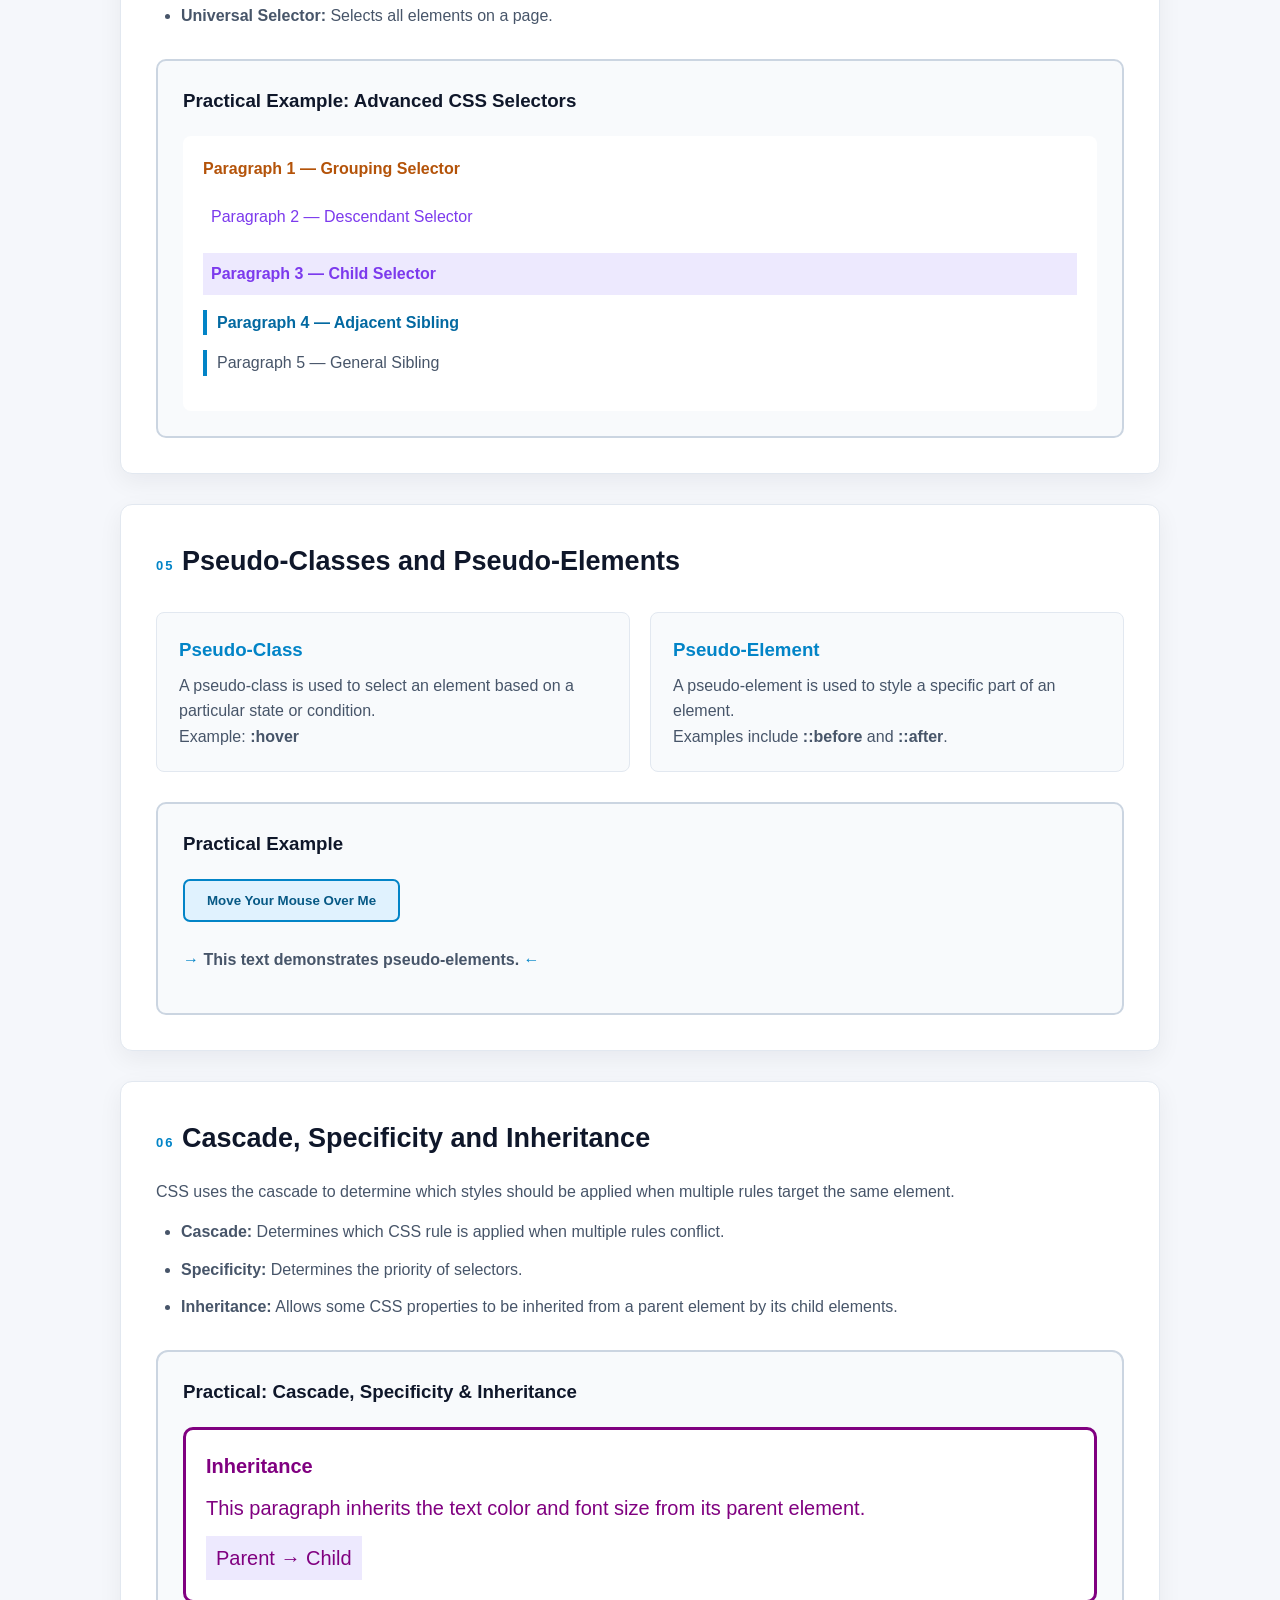
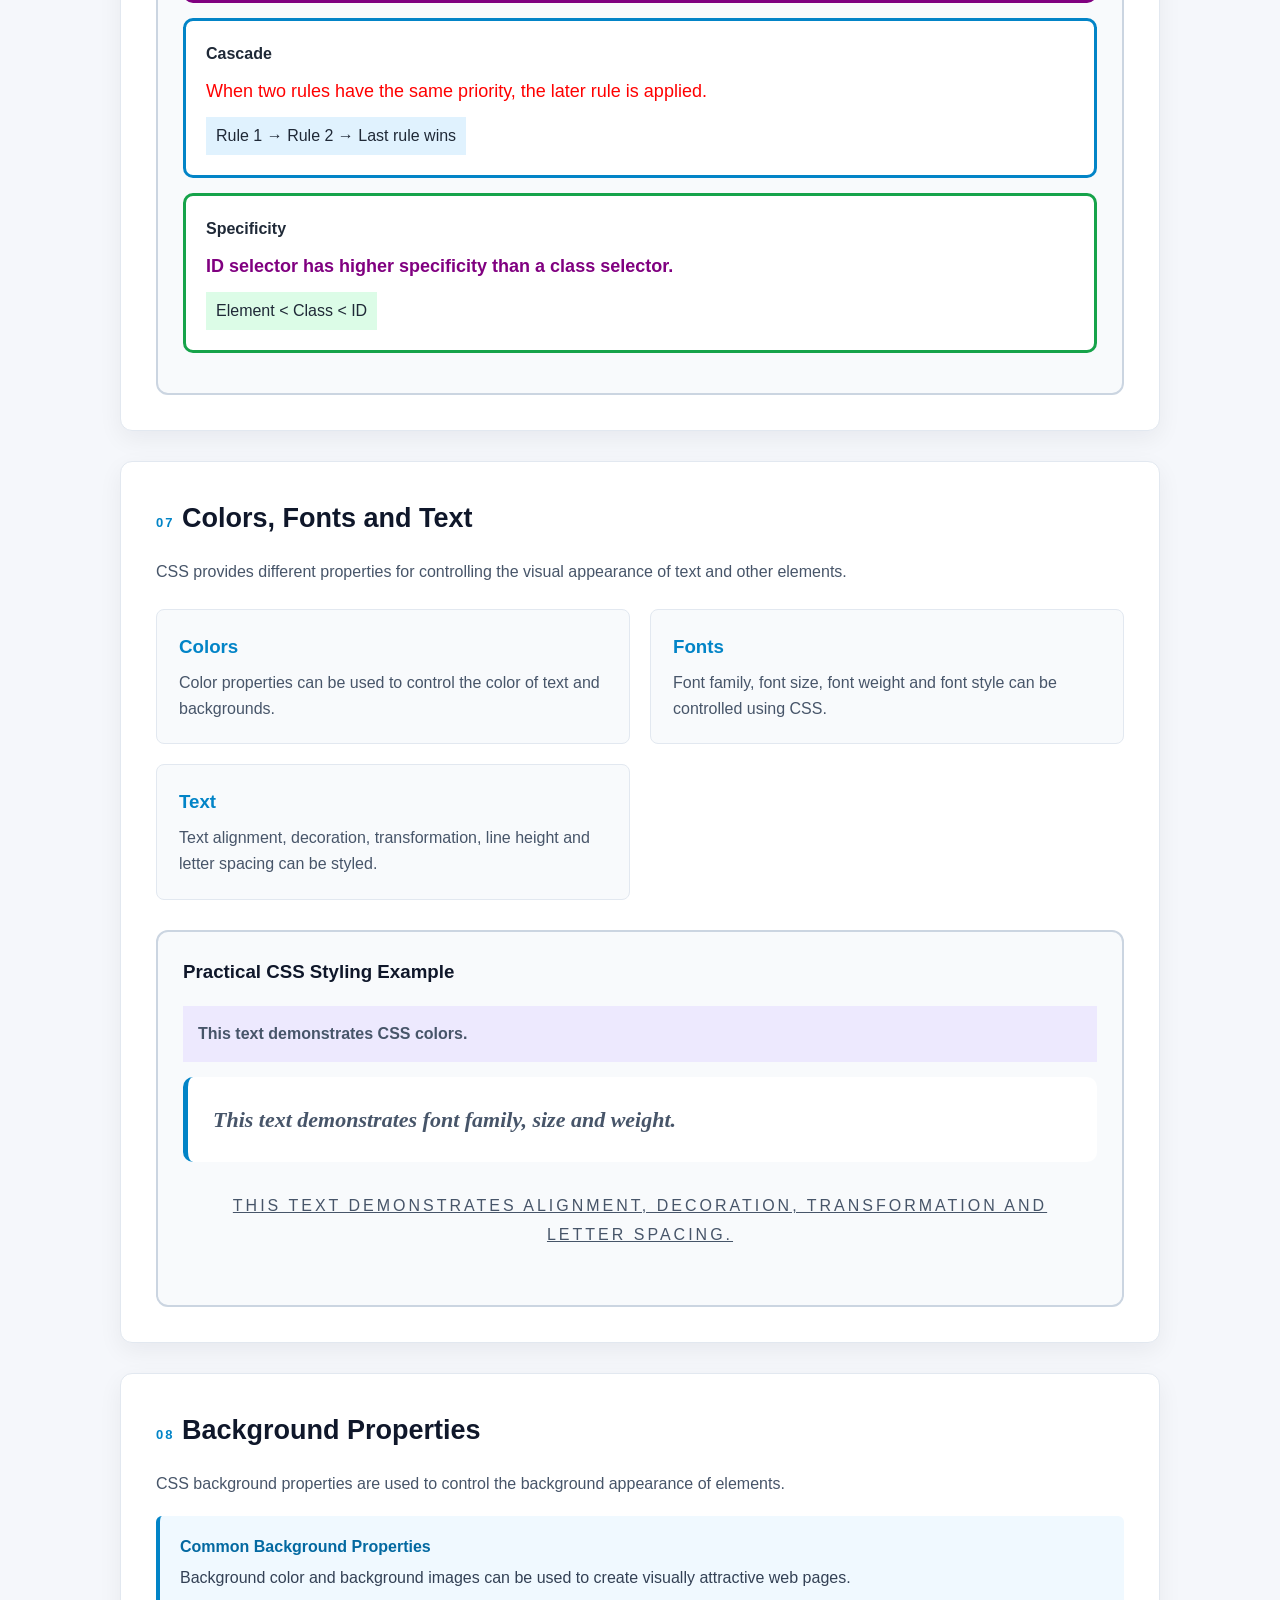
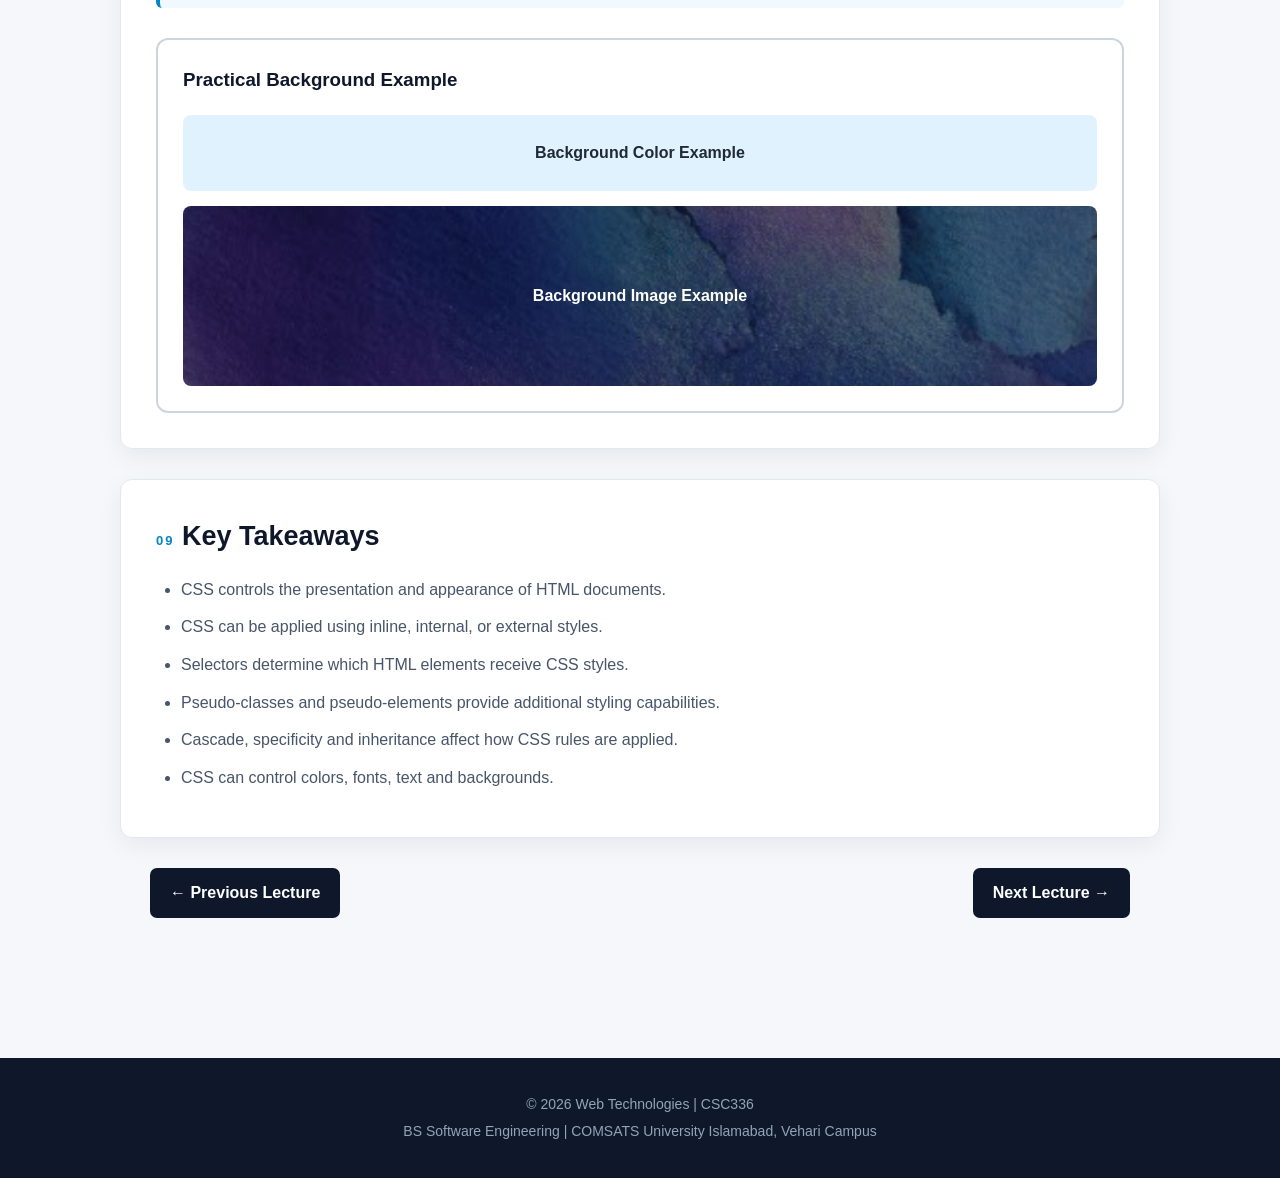
<file: lecture5.html>
<!DOCTYPE html>
<html lang="en">

<head>
    <meta charset="UTF-8">
    <meta name="viewport" content="width=device-width, initial-scale=1.0">

    <title>Lecture 5 - CSS Fundamentals | Web Technologies</title>

    <link rel="stylesheet" href="css/style.css">

    <style>
    .internal-text {
        color: blue !important;
        font-size: 20px !important;
        font-weight: bold !important;
    }
</style>
</head>

<body>

    <!-- Navigation Bar -->
    <nav class="navbar">
        <div class="nav-container">

            <div class="logo">
                WEB TECHNOLOGIES
            </div>

            <div class="nav-links">
                <a href="index.html">Home</a>
                <a href="index.html#lectures">Lectures</a>
                <a href="index.html#about">About</a>
            </div>

        </div>
    </nav>


    <!-- Lecture Hero -->
    <section class="lecture-hero">

        <div class="lecture-hero-content">

            <p class="lecture-number">
                LECTURE 05
            </p>

            <h1>CSS Fundamentals</h1>

            <p>
                Learn how Cascading Style Sheets are used to
                style and improve the appearance of web pages.
            </p>

        </div>

    </section>


    <!-- Main Content -->
    <main class="lecture-content">


        <!-- Introduction -->
        <section class="content-card">

            <h2>
                <span class="topic-number">01</span>
                Introduction to CSS
            </h2>

            <p>
                CSS stands for Cascading Style Sheets. It is used
                to control the presentation and appearance of
                HTML elements on a web page.
            </p>

            <div class="concept-box">

                <strong>CSS Syntax</strong>

                <p>
                    A CSS rule consists of a selector and a
                    declaration block containing one or more
                    property-value pairs.
                </p>

            </div>

        </section>


        <!-- Types of CSS -->
        <section class="content-card">

            <h2>
                <span class="topic-number">02</span>
                Types of CSS
            </h2>

            <p>
                CSS can be applied to HTML documents in three
                main ways.
            </p>

            <div class="architecture-grid">

                <div class="architecture-item">

                    <h3>Inline CSS</h3>

                    <p>
                        CSS is written directly inside an HTML
                        element using the style attribute.
                    </p>

                </div>


                <div class="architecture-item">

                    <h3>Internal CSS</h3>

                    <p>
                        CSS rules are written inside the
                        &lt;style&gt; element in the HTML document.
                    </p>

                </div>


                <div class="architecture-item">

                    <h3>External CSS</h3>

                    <p>
                        CSS is stored in a separate stylesheet
                        and connected to HTML using the link element.
                    </p>

                </div>

            </div>

            <div class="highlight-card">

                <strong>Recommended for multiple pages:</strong>

                <p>
                    External CSS allows the same stylesheet to
                    be used across multiple web pages and helps
                    maintain a consistent design.
                </p>

            </div>
<div class="css-types-demo">

    <h3>Practical Comparison of CSS Types</h3>

    <div class="css-method">
        <h4>1. Inline CSS</h4>

        <p style="color: red; font-size: 20px; font-weight: bold;">
            This paragraph uses Inline CSS.
        </p>

        <code>&lt;p style="color: red;"&gt;</code>
    </div>


    <div class="css-method">
        <h4>2. Internal CSS</h4>

        <p class="internal-text">
            This paragraph uses Internal CSS.
        </p>

        <code>.internal-text { color: blue; }</code>
    </div>


    <div class="css-method">
        <h4>3. External CSS</h4>

        <p class="external-text">
            This paragraph uses External CSS.
        </p>

        <code>.external-text { color: green; }</code>
    </div>

</div>
        </section>


        <!-- CSS Selectors -->
        <section class="content-card">

            <h2>
                <span class="topic-number">03</span>
                CSS Selectors
            </h2>

            <p>
                Selectors identify the HTML elements that CSS
                rules should style.
            </p>

            <div class="architecture-grid">

                <div class="architecture-item">

                    <h3>Element Selector</h3>

                    <p>
                        Selects HTML elements by their element name.
                    </p>

                </div>


                <div class="architecture-item">

                    <h3>Class Selector</h3>

                    <p>
                        Selects elements using a class attribute.
                    </p>

                </div>


                <div class="architecture-item">

                    <h3>ID Selector</h3>

                    <p>
                        Selects an element using its unique ID.
                    </p>

                </div>


                <div class="architecture-item">

                    <h3>Attribute Selector</h3>

                    <p>
                        Selects elements based on their attributes
                        and attribute values.
                    </p>

                </div>

            </div>

            <div class="selector-demo">

    <h3>Practical Example: Basic CSS Selectors</h3>

    <p class="element-demo">
        Element Selector: This paragraph is styled using an element selector.
    </p>

    <p class="class-demo">
        Class Selector: This paragraph is styled using a class selector.
    </p>

    <p id="id-demo">
        ID Selector: This paragraph is styled using an ID selector.
    </p>

    <p title="selector-example">
        Attribute Selector: This paragraph is styled using an attribute selector.
    </p>

</div>
        </section>


        <!-- Advanced Selectors -->
        <section class="content-card">

            <h2>
                <span class="topic-number">04</span>
                Other CSS Selectors
            </h2>

            <ul class="topic-list">

                <li>
                    <strong>Grouping Selector:</strong>
                    Applies the same style to multiple selectors.
                </li>

                <li>
                    <strong>Descendant Selector:</strong>
                    Selects elements inside another element.
                </li>

                <li>
                    <strong>Child Selector:</strong>
                    Selects direct children of an element.
                </li>

                <li>
                    <strong>Adjacent Sibling Selector:</strong>
                    Selects an element immediately following another element.
                </li>

                <li>
                    <strong>General Sibling Selector:</strong>
                    Selects sibling elements that share the same parent.
                </li>

                <li>
                    <strong>Universal Selector:</strong>
                    Selects all elements on a page.
                </li>

            </ul>

            <div class="advanced-selector-demo">

    <h3>Practical Example: Advanced CSS Selectors</h3>

    <div class="selector-box">

        <p>Paragraph 1 — Grouping Selector</p>

        <div>
            <p>Paragraph 2 — Descendant Selector</p>
            <p>Paragraph 3 — Child Selector</p>
        </div>

        <p>Paragraph 4 — Adjacent Sibling</p>
        <p>Paragraph 5 — General Sibling</p>

    </div>

</div>

        </section>

        <!-- Pseudo Classes -->
        <section class="content-card">

            <h2>
                <span class="topic-number">05</span>
                Pseudo-Classes and Pseudo-Elements
            </h2>

            <div class="architecture-grid">

                <div class="architecture-item">

                    <h3>Pseudo-Class</h3>

                    <p>
                        A pseudo-class is used to select an element
                        based on a particular state or condition.
                    </p>

                    <p>
                        Example: <strong>:hover</strong>
                    </p>

                </div>


                <div class="architecture-item">

                    <h3>Pseudo-Element</h3>

                    <p>
                        A pseudo-element is used to style a specific
                        part of an element.
                    </p>

                    <p>
                        Examples include <strong>::before</strong>
                        and <strong>::after</strong>.
                    </p>

                </div>

            </div>

            <div class="pseudo-demo">

    <h3>Practical Example</h3>

    <button class="hover-button">
        Move Your Mouse Over Me
    </button>

    <p class="pseudo-text">
        This text demonstrates pseudo-elements.
    </p>

</div>
        </section>


        <!-- Cascade Specificity Inheritance -->
        <section class="content-card">

            <h2>
                <span class="topic-number">06</span>
                Cascade, Specificity and Inheritance
            </h2>

            <p>
                CSS uses the cascade to determine which styles
                should be applied when multiple rules target
                the same element.
            </p>

            <ul class="topic-list">

                <li>
                    <strong>Cascade:</strong>
                    Determines which CSS rule is applied when
                    multiple rules conflict.
                </li>

                <li>
                    <strong>Specificity:</strong>
                    Determines the priority of selectors.
                </li>

                <li>
                    <strong>Inheritance:</strong>
                    Allows some CSS properties to be inherited
                    from a parent element by its child elements.
                </li>

            </ul>

            <div class="cascade-demo">

    <h3>Practical: Cascade, Specificity & Inheritance</h3>

    <div class="cascade-card inheritance-card">
        <h4>Inheritance</h4>
        <p>
            This paragraph inherits the text color and font size
            from its parent element.
        </p>
        <span>Parent → Child</span>
    </div>


    <div class="cascade-card cascade-card-example">
        <h4>Cascade</h4>
        <p>
            When two rules have the same priority, the later rule
            is applied.
        </p>
        <span>Rule 1 → Rule 2 → Last rule wins</span>
    </div>


    <div class="cascade-card specificity-card">
        <h4>Specificity</h4>
        <p class="specificity-class" id="specificity-id">
            ID selector has higher specificity than a class selector.
        </p>
        <span>Element &lt; Class &lt; ID</span>
    </div>

</div>
        </section>


        <!-- Colors Fonts Text -->
        <section class="content-card">

            <h2>
                <span class="topic-number">07</span>
                Colors, Fonts and Text
            </h2>

            <p>
                CSS provides different properties for controlling
                the visual appearance of text and other elements.
            </p>

            <div class="architecture-grid">

                <div class="architecture-item">

                    <h3>Colors</h3>

                    <p>
                        Color properties can be used to control
                        the color of text and backgrounds.
                    </p>

                </div>


                <div class="architecture-item">

                    <h3>Fonts</h3>

                    <p>
                        Font family, font size, font weight and
                        font style can be controlled using CSS.
                    </p>

                </div>


                <div class="architecture-item">

                    <h3>Text</h3>

                    <p>
                        Text alignment, decoration, transformation,
                        line height and letter spacing can be styled.
                    </p>

                </div>

            </div>

            <div class="visual-style-demo">

    <h3>Practical CSS Styling Example</h3>

    <p class="color-demo">
        This text demonstrates CSS colors.
    </p>

    <p class="font-demo">
        This text demonstrates font family, size and weight.
    </p>

    <p class="text-demo">
        This text demonstrates alignment, decoration,
        transformation and letter spacing.
    </p>

</div>
        </section>


        <!-- Backgrounds -->
        <section class="content-card">

            <h2>
                <span class="topic-number">08</span>
                Background Properties
            </h2>

            <p>
                CSS background properties are used to control
                the background appearance of elements.
            </p>

            <div class="concept-box">

                <strong>Common Background Properties</strong>

                <p>
                    Background color and background images can
                    be used to create visually attractive web pages.
                </p>

            </div>
<div class="background-demo">

    <h3>Practical Background Example</h3>

    <div class="background-color-example">
        Background Color Example
    </div>

    <div class="background-image-example">
        Background Image Example
    </div>

</div>
            
        </section>


        <!-- Key Takeaways -->
        <section class="content-card">

            <h2>
                <span class="topic-number">09</span>
                Key Takeaways
            </h2>

            <ul class="topic-list">

                <li>
                    CSS controls the presentation and appearance
                    of HTML documents.
                </li>

                <li>
                    CSS can be applied using inline, internal,
                    or external styles.
                </li>

                <li>
                    Selectors determine which HTML elements
                    receive CSS styles.
                </li>

                <li>
                    Pseudo-classes and pseudo-elements provide
                    additional styling capabilities.
                </li>

                <li>
                    Cascade, specificity and inheritance affect
                    how CSS rules are applied.
                </li>

                <li>
                    CSS can control colors, fonts, text and
                    backgrounds.
                </li>

            </ul>

        </section>


        <!-- Navigation -->
        <div class="lecture-navigation">

            <a href="lecture4.html" class="navigation-button">
                ← Previous Lecture
            </a>

            <a href="lecture6.html" class="navigation-button">
                Next Lecture →
            </a>

        </div>


    </main>


    <!-- Footer -->
    <footer class="footer">

        <p>
            © 2026 Web Technologies | CSC336
        </p>

        <p>
            BS Software Engineering | COMSATS University Islamabad, Vehari Campus
        </p>

    </footer>

</body>

</html>
</file>
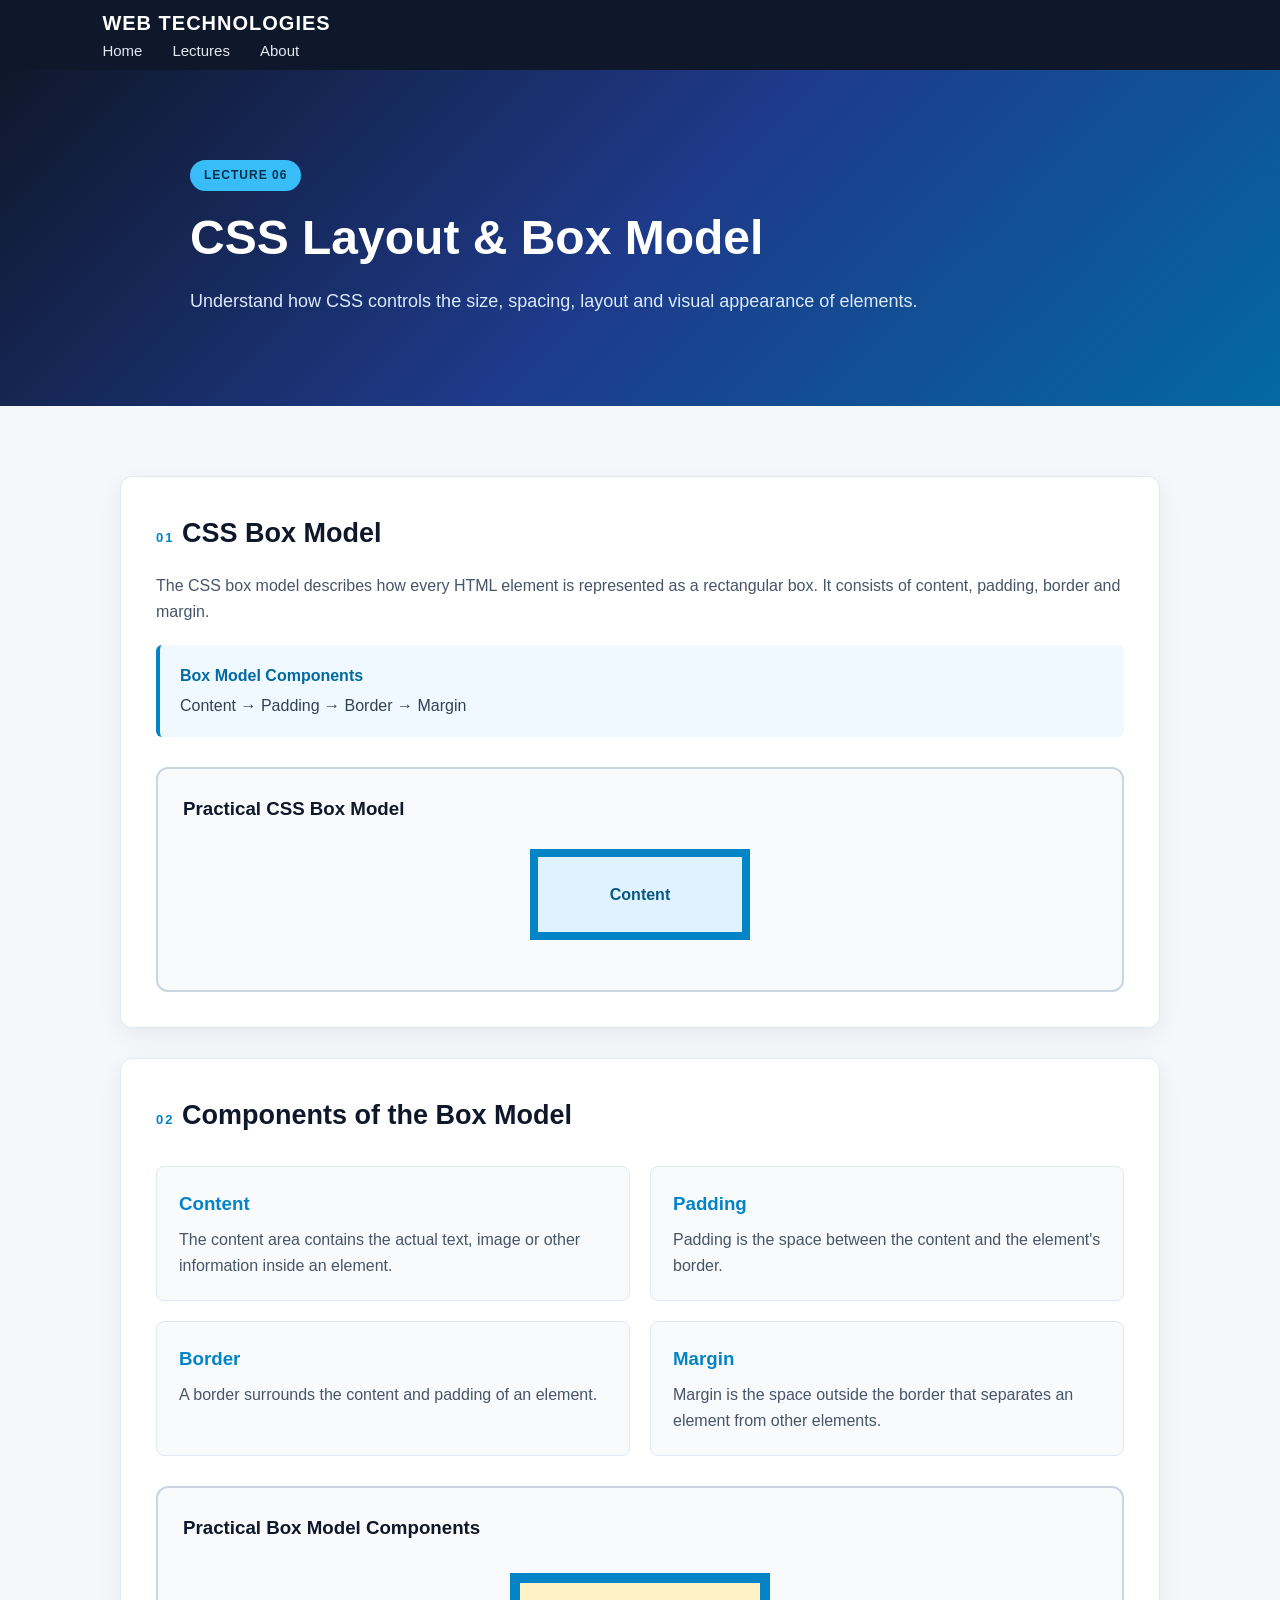
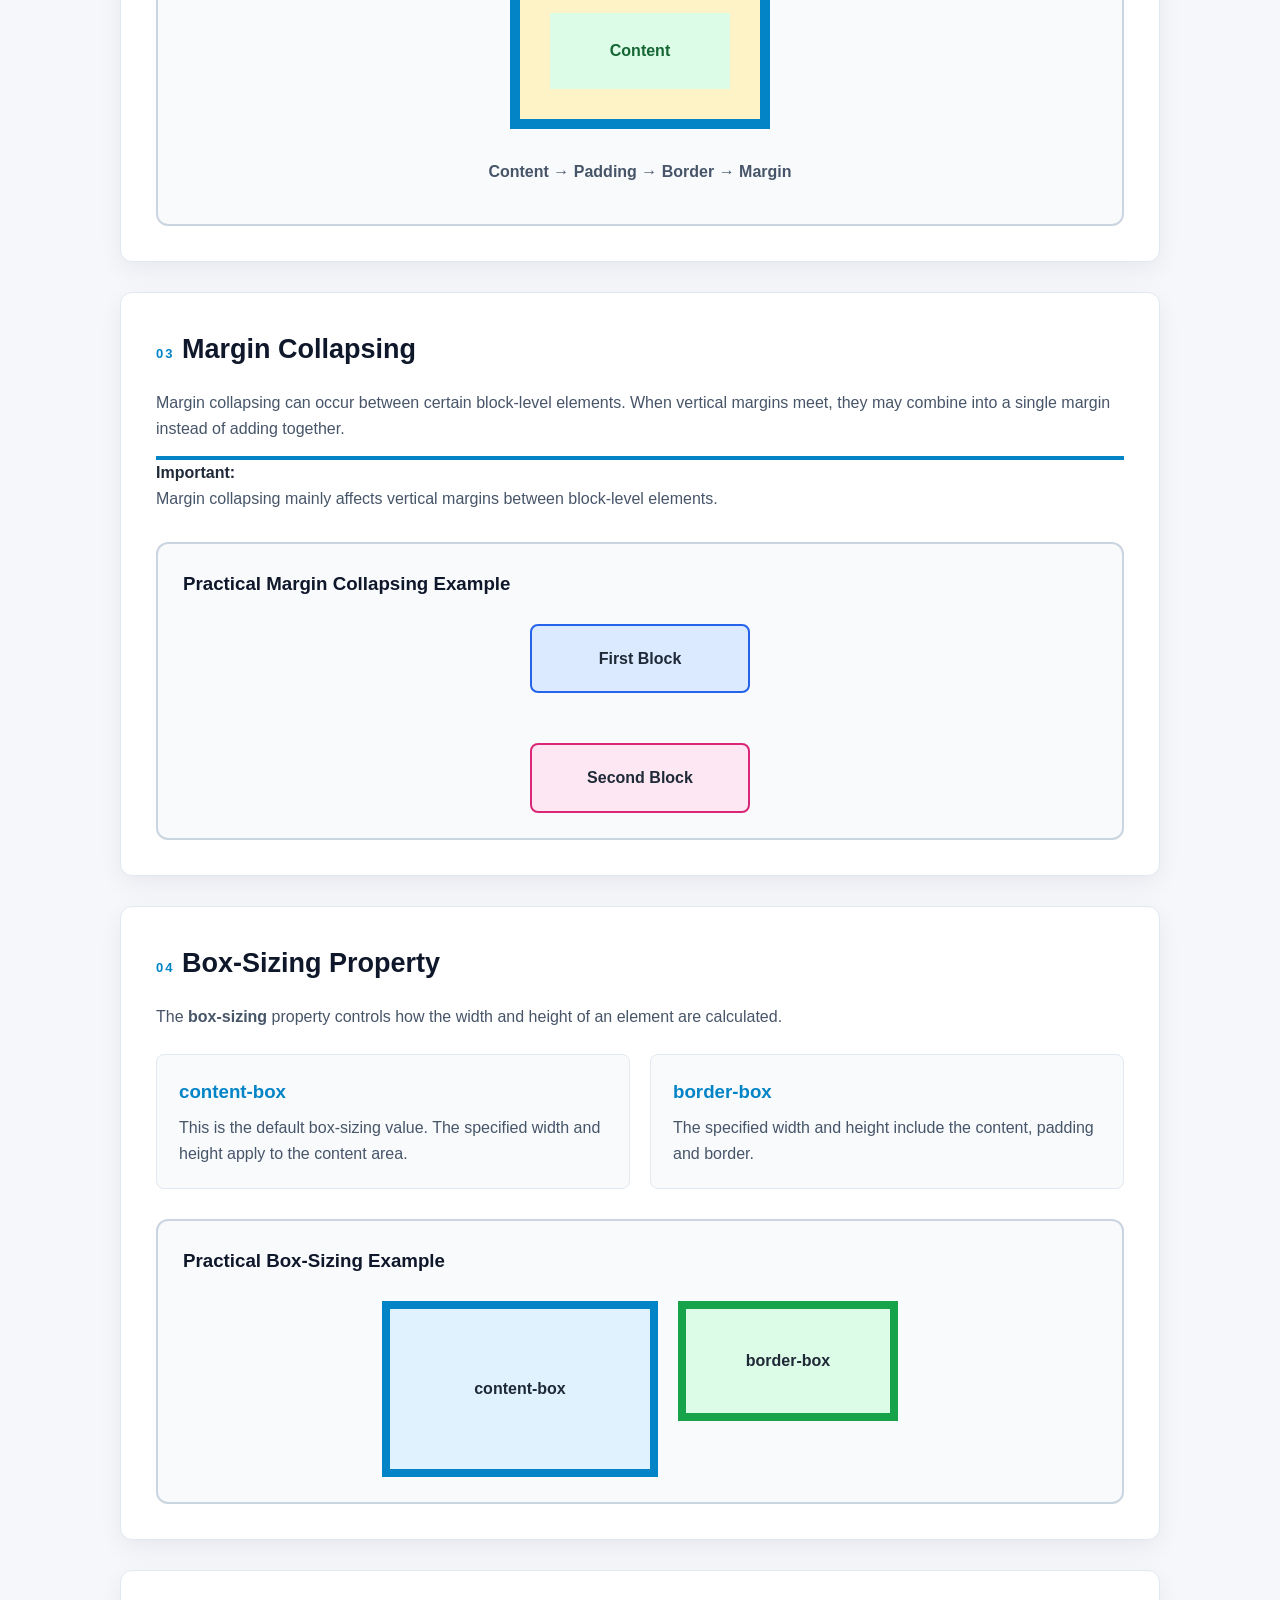
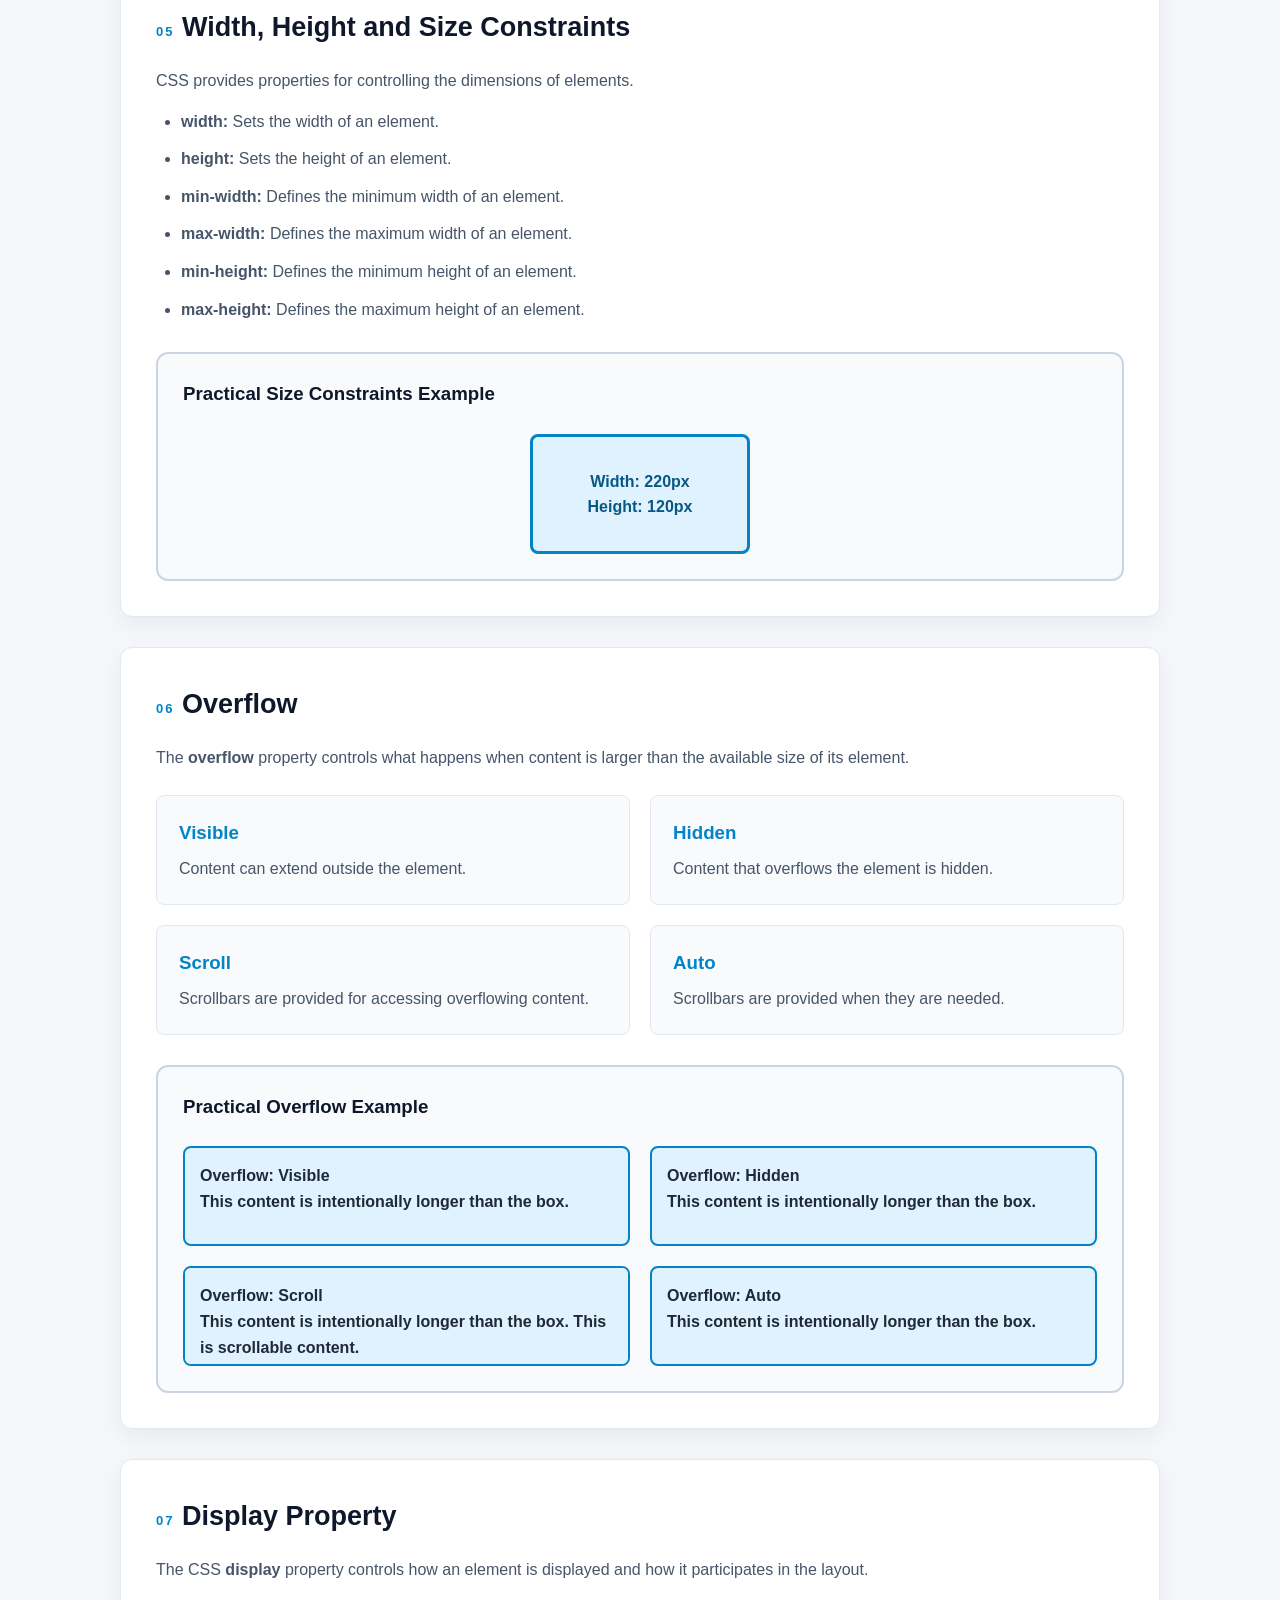
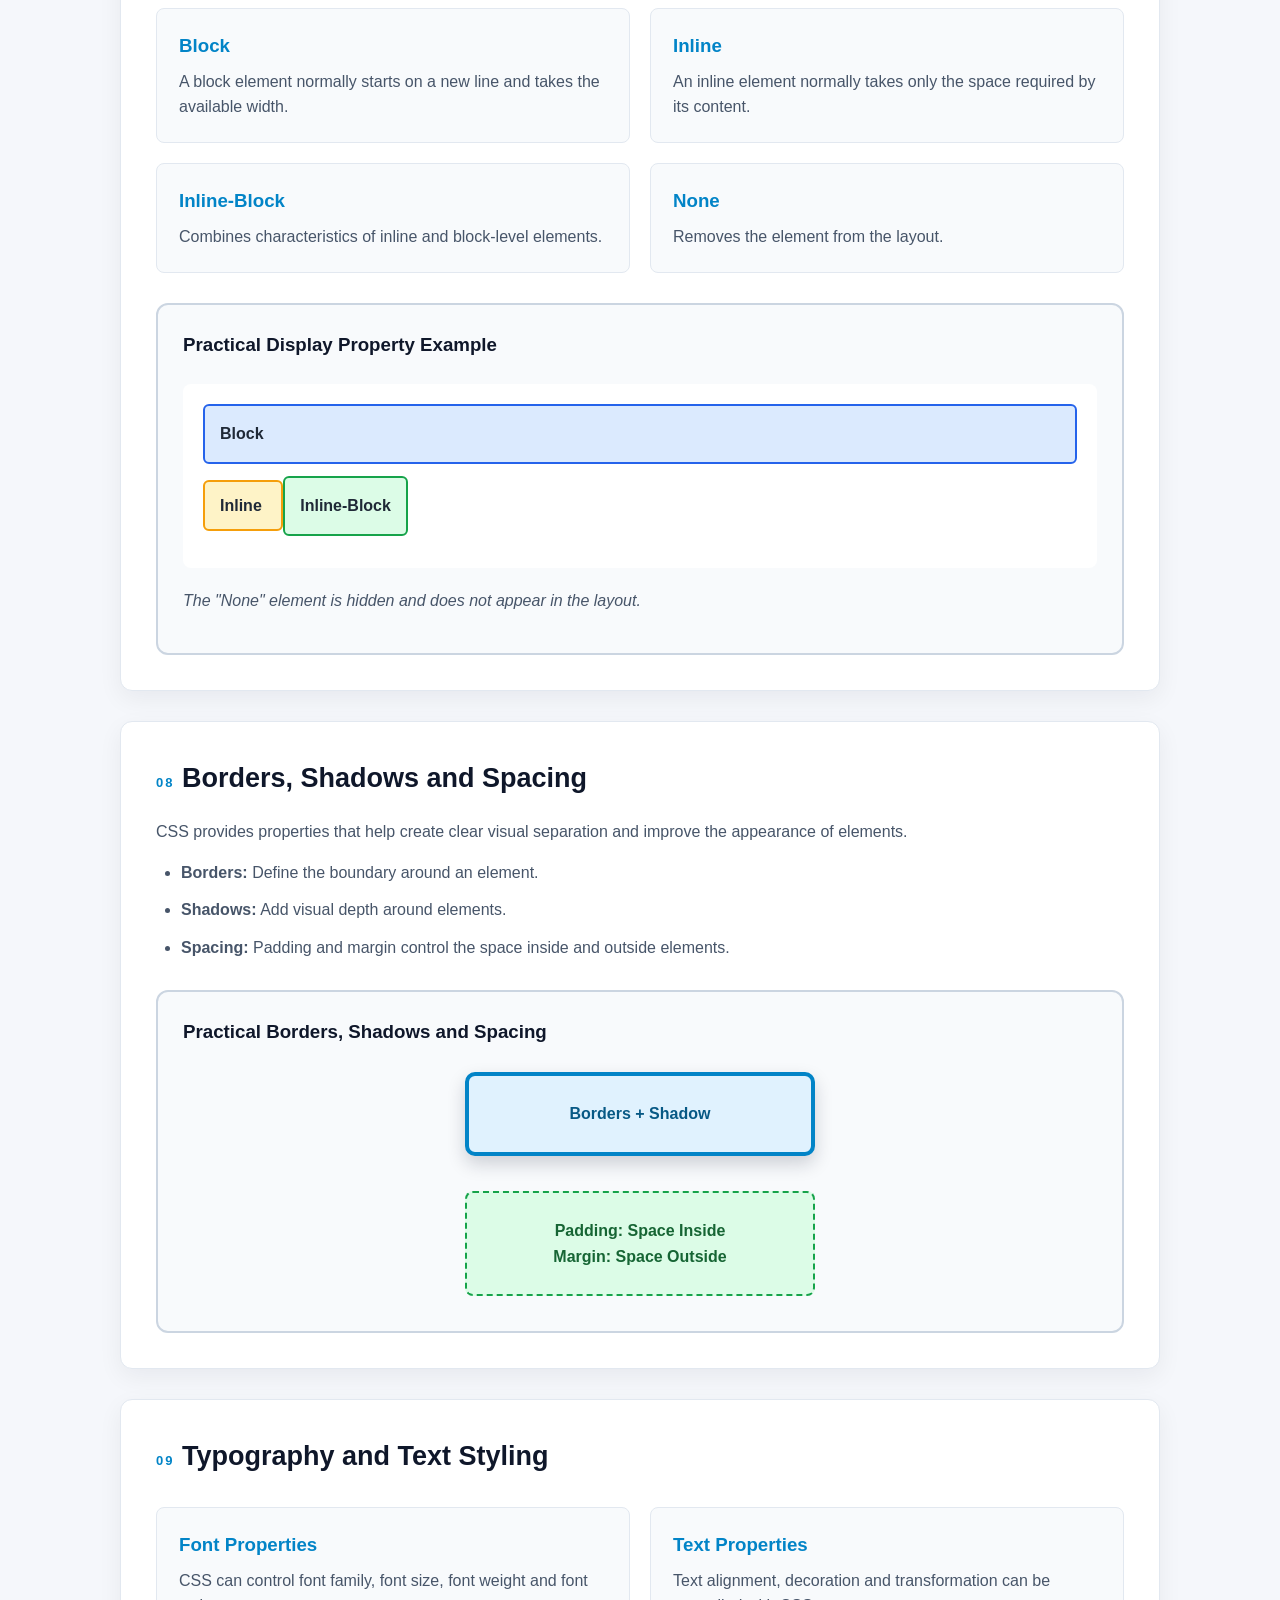
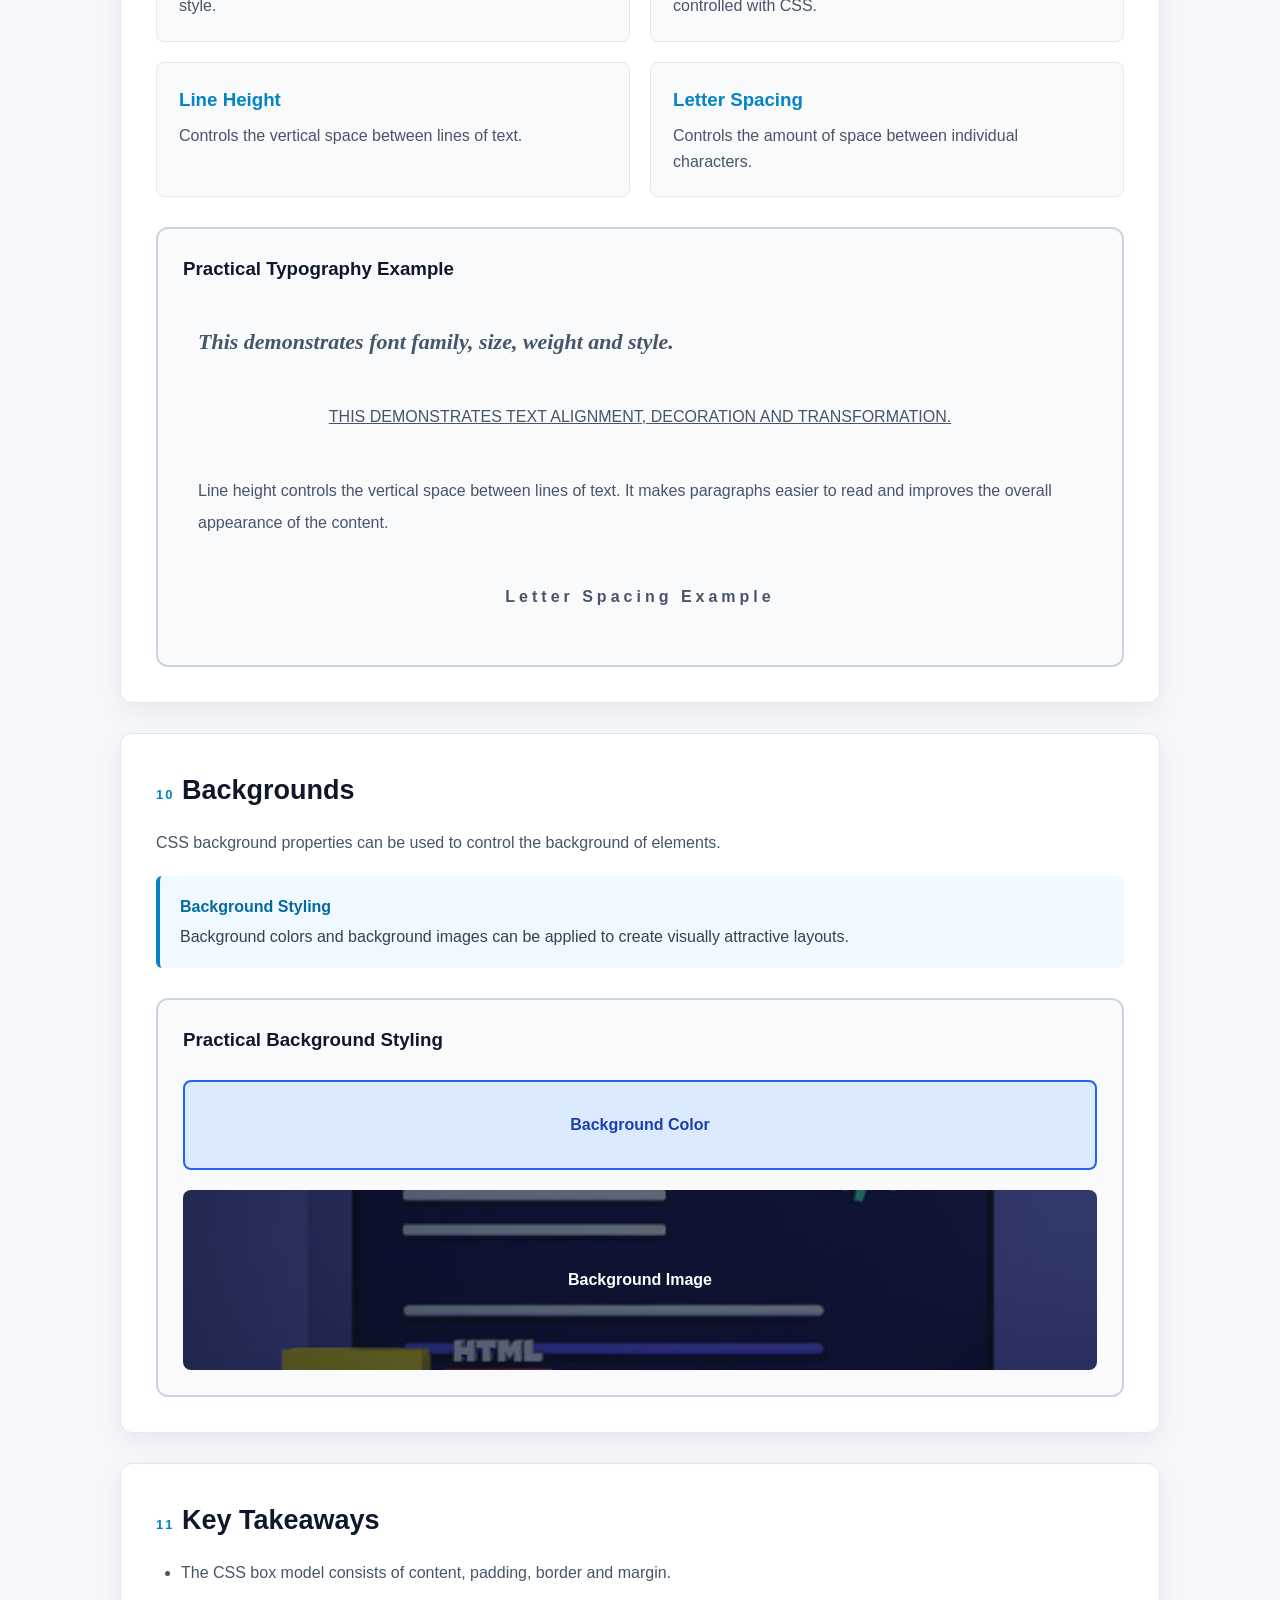
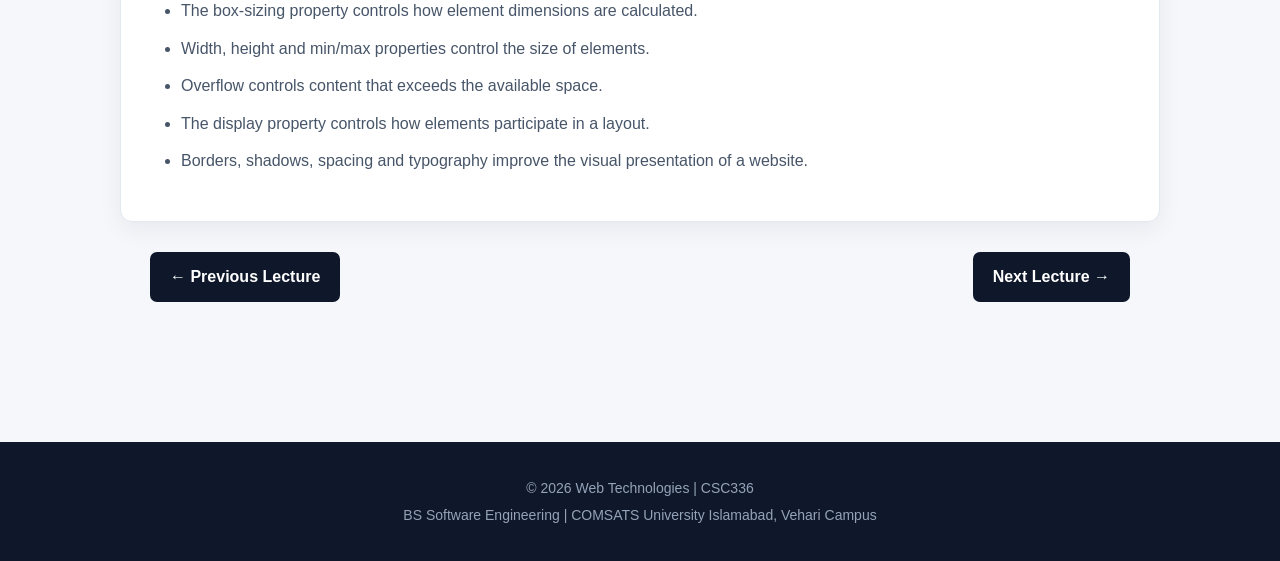
<file: lecture6.html>
<!DOCTYPE html>
<html lang="en">

<head>
    <meta charset="UTF-8">
    <meta name="viewport" content="width=device-width, initial-scale=1.0">

    <title>Lecture 6 - CSS Layout & Box Model | Web Technologies</title>

    <link rel="stylesheet" href="css/style.css">
</head>

<body>

    <!-- Navigation Bar -->
    <nav class="navbar">
        <div class="nav-container">

            <div class="logo">
                WEB TECHNOLOGIES
            </div>

            <div class="nav-links">
                <a href="index.html">Home</a>
                <a href="index.html#lectures">Lectures</a>
                <a href="index.html#about">About</a>
            </div>

        </div>
    </nav>


    <!-- Lecture Hero -->
    <section class="lecture-hero">

        <div class="lecture-hero-content">

            <p class="lecture-number">
                LECTURE 06
            </p>

            <h1>CSS Layout &amp; Box Model</h1>

            <p>
                Understand how CSS controls the size, spacing,
                layout and visual appearance of elements.
            </p>

        </div>

    </section>


    <!-- Main Content -->
    <main class="lecture-content">


        <!-- Introduction -->
        <section class="content-card">

            <h2>
                <span class="topic-number">01</span>
                CSS Box Model
            </h2>

            <p>
                The CSS box model describes how every HTML element
                is represented as a rectangular box. It consists
                of content, padding, border and margin.
            </p>

            <div class="concept-box">

                <strong>Box Model Components</strong>

                <p>
                    Content → Padding → Border → Margin
                </p>

            </div>
<div class="box-model-demo">

    <h3>Practical CSS Box Model</h3>

    <div class="box-model-example">
        Content
    </div>

</div>
        </section>


        <!-- Box Model Components -->
        <section class="content-card">

            <h2>
                <span class="topic-number">02</span>
                Components of the Box Model
            </h2>

            <div class="architecture-grid">

                <div class="architecture-item">

                    <h3>Content</h3>

                    <p>
                        The content area contains the actual text,
                        image or other information inside an element.
                    </p>

                </div>


                <div class="architecture-item">

                    <h3>Padding</h3>

                    <p>
                        Padding is the space between the content
                        and the element's border.
                    </p>

                </div>


                <div class="architecture-item">

                    <h3>Border</h3>

                    <p>
                        A border surrounds the content and padding
                        of an element.
                    </p>

                </div>


                <div class="architecture-item">

                    <h3>Margin</h3>

                    <p>
                        Margin is the space outside the border
                        that separates an element from other elements.
                    </p>

                </div>

            </div>

            <div class="box-components-demo">

    <h3>Practical Box Model Components</h3>

    <div class="component-box">
        <div class="component-content">
            Content
        </div>
    </div>

    <p class="component-label">
        Content → Padding → Border → Margin
    </p>

</div>
        </section>


        <!-- Margin Collapsing -->
        <section class="content-card">

            <h2>
                <span class="topic-number">03</span>
                Margin Collapsing
            </h2>

            <p>
                Margin collapsing can occur between certain
                block-level elements. When vertical margins
                meet, they may combine into a single margin
                instead of adding together.
            </p>

            <div class="highlight-card">

                <strong>Important:</strong>

                <p>
                    Margin collapsing mainly affects vertical
                    margins between block-level elements.
                </p>

            </div>
<div class="margin-demo">

    <h3>Practical Margin Collapsing Example</h3>

    <div class="margin-box first-margin">
        First Block
    </div>

    <div class="margin-box second-margin">
        Second Block
    </div>

</div>
        </section>


        <!-- Box Sizing -->
        <section class="content-card">

            <h2>
                <span class="topic-number">04</span>
                Box-Sizing Property
            </h2>

            <p>
                The <strong>box-sizing</strong> property controls
                how the width and height of an element are calculated.
            </p>

            <div class="architecture-grid">

                <div class="architecture-item">

                    <h3>content-box</h3>

                    <p>
                        This is the default box-sizing value.
                        The specified width and height apply
                        to the content area.
                    </p>

                </div>


                <div class="architecture-item">

                    <h3>border-box</h3>

                    <p>
                        The specified width and height include
                        the content, padding and border.
                    </p>

                </div>

            </div>
<div class="box-sizing-demo">

    <h3>Practical Box-Sizing Example</h3>

    <div class="sizing-container">

        <div class="sizing-box content-box-example">
            content-box
        </div>

        <div class="sizing-box border-box-example">
            border-box
        </div>

    </div>

</div>
        </section>


        <!-- Width and Height -->
        <section class="content-card">

            <h2>
                <span class="topic-number">05</span>
                Width, Height and Size Constraints
            </h2>

            <p>
                CSS provides properties for controlling the
                dimensions of elements.
            </p>

            <ul class="topic-list">

                <li>
                    <strong>width:</strong>
                    Sets the width of an element.
                </li>

                <li>
                    <strong>height:</strong>
                    Sets the height of an element.
                </li>

                <li>
                    <strong>min-width:</strong>
                    Defines the minimum width of an element.
                </li>

                <li>
                    <strong>max-width:</strong>
                    Defines the maximum width of an element.
                </li>

                <li>
                    <strong>min-height:</strong>
                    Defines the minimum height of an element.
                </li>

                <li>
                    <strong>max-height:</strong>
                    Defines the maximum height of an element.
                </li>

            </ul>
<div class="size-demo">

    <h3>Practical Size Constraints Example</h3>

    <div class="size-box">
        Width: 220px<br>
        Height: 120px
    </div>

</div>
        </section>


        <!-- Overflow -->
        <section class="content-card">

            <h2>
                <span class="topic-number">06</span>
                Overflow
            </h2>

            <p>
                The <strong>overflow</strong> property controls
                what happens when content is larger than the
                available size of its element.
            </p>

            <div class="architecture-grid">

                <div class="architecture-item">

                    <h3>Visible</h3>

                    <p>
                        Content can extend outside the element.
                    </p>

                </div>


                <div class="architecture-item">

                    <h3>Hidden</h3>

                    <p>
                        Content that overflows the element is hidden.
                    </p>

                </div>


                <div class="architecture-item">

                    <h3>Scroll</h3>

                    <p>
                        Scrollbars are provided for accessing
                        overflowing content.
                    </p>

                </div>


                <div class="architecture-item">

                    <h3>Auto</h3>

                    <p>
                        Scrollbars are provided when they are needed.
                    </p>

                </div>

            </div>
<div class="overflow-demo">

    <h3>Practical Overflow Example</h3>

    <div class="overflow-container">

        <div class="overflow-box visible-box">
            Overflow: Visible
            <br>
            This content is intentionally longer than the box. 
        </div>

        <div class="overflow-box hidden-box">
            Overflow: Hidden
            <br>
            This content is intentionally longer than the box.
        </div>

        <div class="overflow-box scroll-box">
            Overflow: Scroll
            <br>
            This content is intentionally longer than the box. This is scrollable content.
        </div>

        <div class="overflow-box auto-box">
            Overflow: Auto
            <br>
            This content is intentionally longer than the box.
        </div>

    </div>

</div>
        </section>


        <!-- Display -->
        <section class="content-card">

            <h2>
                <span class="topic-number">07</span>
                Display Property
            </h2>

            <p>
                The CSS <strong>display</strong> property controls
                how an element is displayed and how it participates
                in the layout.
            </p>

            <div class="architecture-grid">

                <div class="architecture-item">

                    <h3>Block</h3>

                    <p>
                        A block element normally starts on a new line
                        and takes the available width.
                    </p>

                </div>


                <div class="architecture-item">

                    <h3>Inline</h3>

                    <p>
                        An inline element normally takes only the
                        space required by its content.
                    </p>

                </div>


                <div class="architecture-item">

                    <h3>Inline-Block</h3>

                    <p>
                        Combines characteristics of inline and
                        block-level elements.
                    </p>

                </div>


                <div class="architecture-item">

                    <h3>None</h3>

                    <p>
                        Removes the element from the layout.
                    </p>

                </div>

            </div>
<div class="display-demo">

    <h3>Practical Display Property Example</h3>

    <div class="display-example">

        <div class="display-item block-example">
            Block
        </div>

        <span class="display-item inline-example">
            Inline
        </span>

        <span class="display-item inline-block-example">
            Inline-Block
        </span>

        <div class="none-example">
            None
        </div>

    </div>

    <p class="display-note">
        The "None" element is hidden and does not appear in the layout.
    </p>

</div>
        </section>


        <!-- Borders Shadows Spacing -->
        <section class="content-card">

            <h2>
                <span class="topic-number">08</span>
                Borders, Shadows and Spacing
            </h2>

            <p>
                CSS provides properties that help create clear
                visual separation and improve the appearance
                of elements.
            </p>

            <ul class="topic-list">

                <li>
                    <strong>Borders:</strong>
                    Define the boundary around an element.
                </li>

                <li>
                    <strong>Shadows:</strong>
                    Add visual depth around elements.
                </li>

                <li>
                    <strong>Spacing:</strong>
                    Padding and margin control the space inside
                    and outside elements.
                </li>

            </ul>
<div class="border-shadow-demo">

    <h3>Practical Borders, Shadows and Spacing</h3>

    <div class="styled-box">
        Borders + Shadow
    </div>

    <div class="spacing-box">
        Padding: Space Inside
        <br>
        Margin: Space Outside
    </div>

</div>
        </section>


        <!-- Typography -->
        <section class="content-card">

            <h2>
                <span class="topic-number">09</span>
                Typography and Text Styling
            </h2>

            <div class="architecture-grid">

                <div class="architecture-item">

                    <h3>Font Properties</h3>

                    <p>
                        CSS can control font family, font size,
                        font weight and font style.
                    </p>

                </div>


                <div class="architecture-item">

                    <h3>Text Properties</h3>

                    <p>
                        Text alignment, decoration and
                        transformation can be controlled with CSS.
                    </p>

                </div>


                <div class="architecture-item">

                    <h3>Line Height</h3>

                    <p>
                        Controls the vertical space between
                        lines of text.
                    </p>

                </div>


                <div class="architecture-item">

                    <h3>Letter Spacing</h3>

                    <p>
                        Controls the amount of space between
                        individual characters.
                    </p>

                </div>

            </div>
<div class="typography-demo">

    <h3>Practical Typography Example</h3>

    <p class="font-style-example">
        This demonstrates font family, size, weight and style.
    </p>

    <p class="text-style-example">
        This demonstrates text alignment, decoration and transformation.
    </p>

    <p class="line-height-example">
        Line height controls the vertical space between lines of text.
        It makes paragraphs easier to read and improves the overall
        appearance of the content.
    </p>

    <p class="letter-spacing-example">
        Letter Spacing Example
    </p>

</div>
        </section>


        <!-- Backgrounds -->
        <section class="content-card">

            <h2>
                <span class="topic-number">10</span>
                Backgrounds
            </h2>

            <p>
                CSS background properties can be used to control
                the background of elements.
            </p>

            <div class="concept-box">

                <strong>Background Styling</strong>

                <p>
                    Background colors and background images can
                    be applied to create visually attractive layouts.
                </p>

            </div>
<div class="lecture6-background-demo">

    <h3>Practical Background Styling</h3>

    <div class="background-color-box">
        Background Color
    </div>

    <div class="background-image-box">
        Background Image
    </div>

</div>
        </section>


        <!-- Key Takeaways -->
        <section class="content-card">

            <h2>
                <span class="topic-number">11</span>
                Key Takeaways
            </h2>

            <ul class="topic-list">

                <li>
                    The CSS box model consists of content,
                    padding, border and margin.
                </li>

                <li>
                    The box-sizing property controls how element
                    dimensions are calculated.
                </li>

                <li>
                    Width, height and min/max properties control
                    the size of elements.
                </li>

                <li>
                    Overflow controls content that exceeds
                    the available space.
                </li>

                <li>
                    The display property controls how elements
                    participate in a layout.
                </li>

                <li>
                    Borders, shadows, spacing and typography
                    improve the visual presentation of a website.
                </li>

            </ul>

        </section>


        <!-- Navigation -->
        <div class="lecture-navigation">

            <a href="lecture5.html" class="navigation-button">
                ← Previous Lecture
            </a>

            <a href="lecture7.html" class="navigation-button">
                Next Lecture →
            </a>

        </div>

    </main>


    <!-- Footer -->
    <footer class="footer">

        <p>
            © 2026 Web Technologies | CSC336
        </p>

        <p>
            BS Software Engineering | COMSATS University Islamabad, Vehari Campus
        </p>

    </footer>

</body>

</html>
</file>
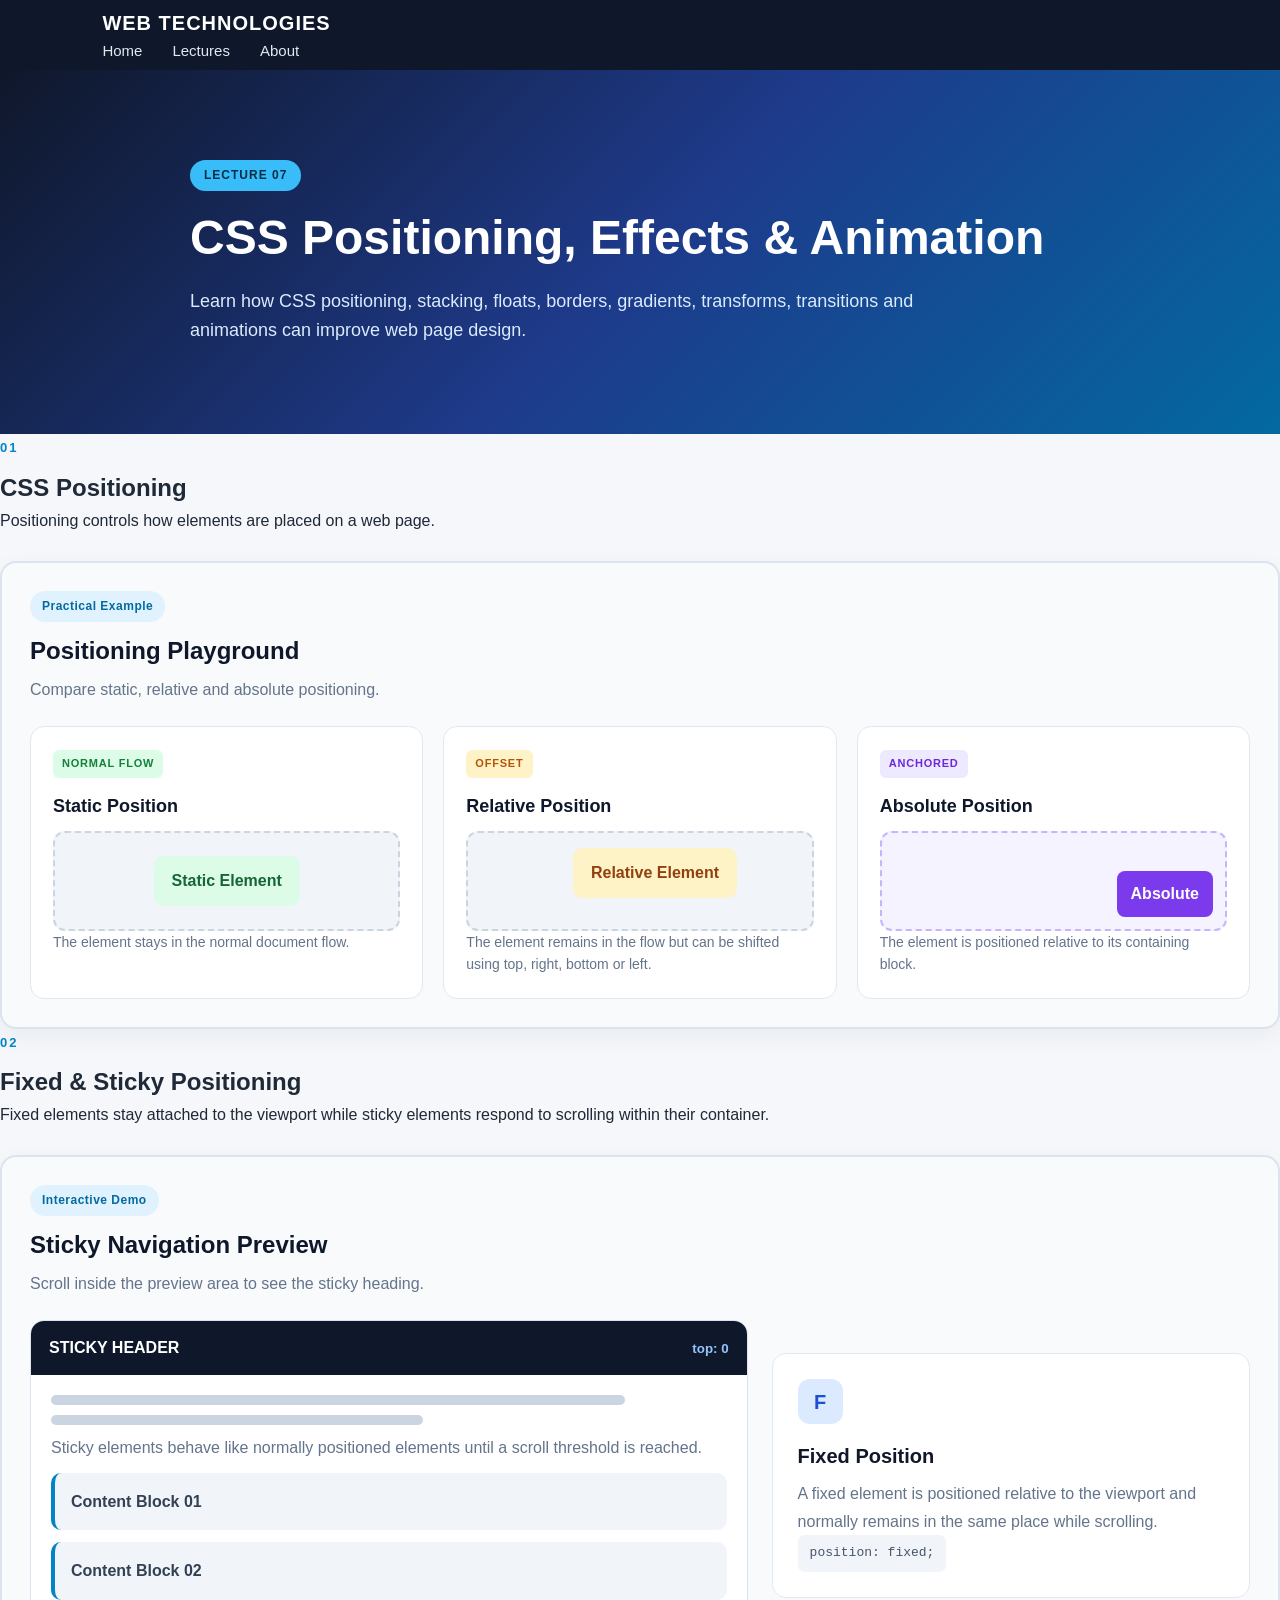
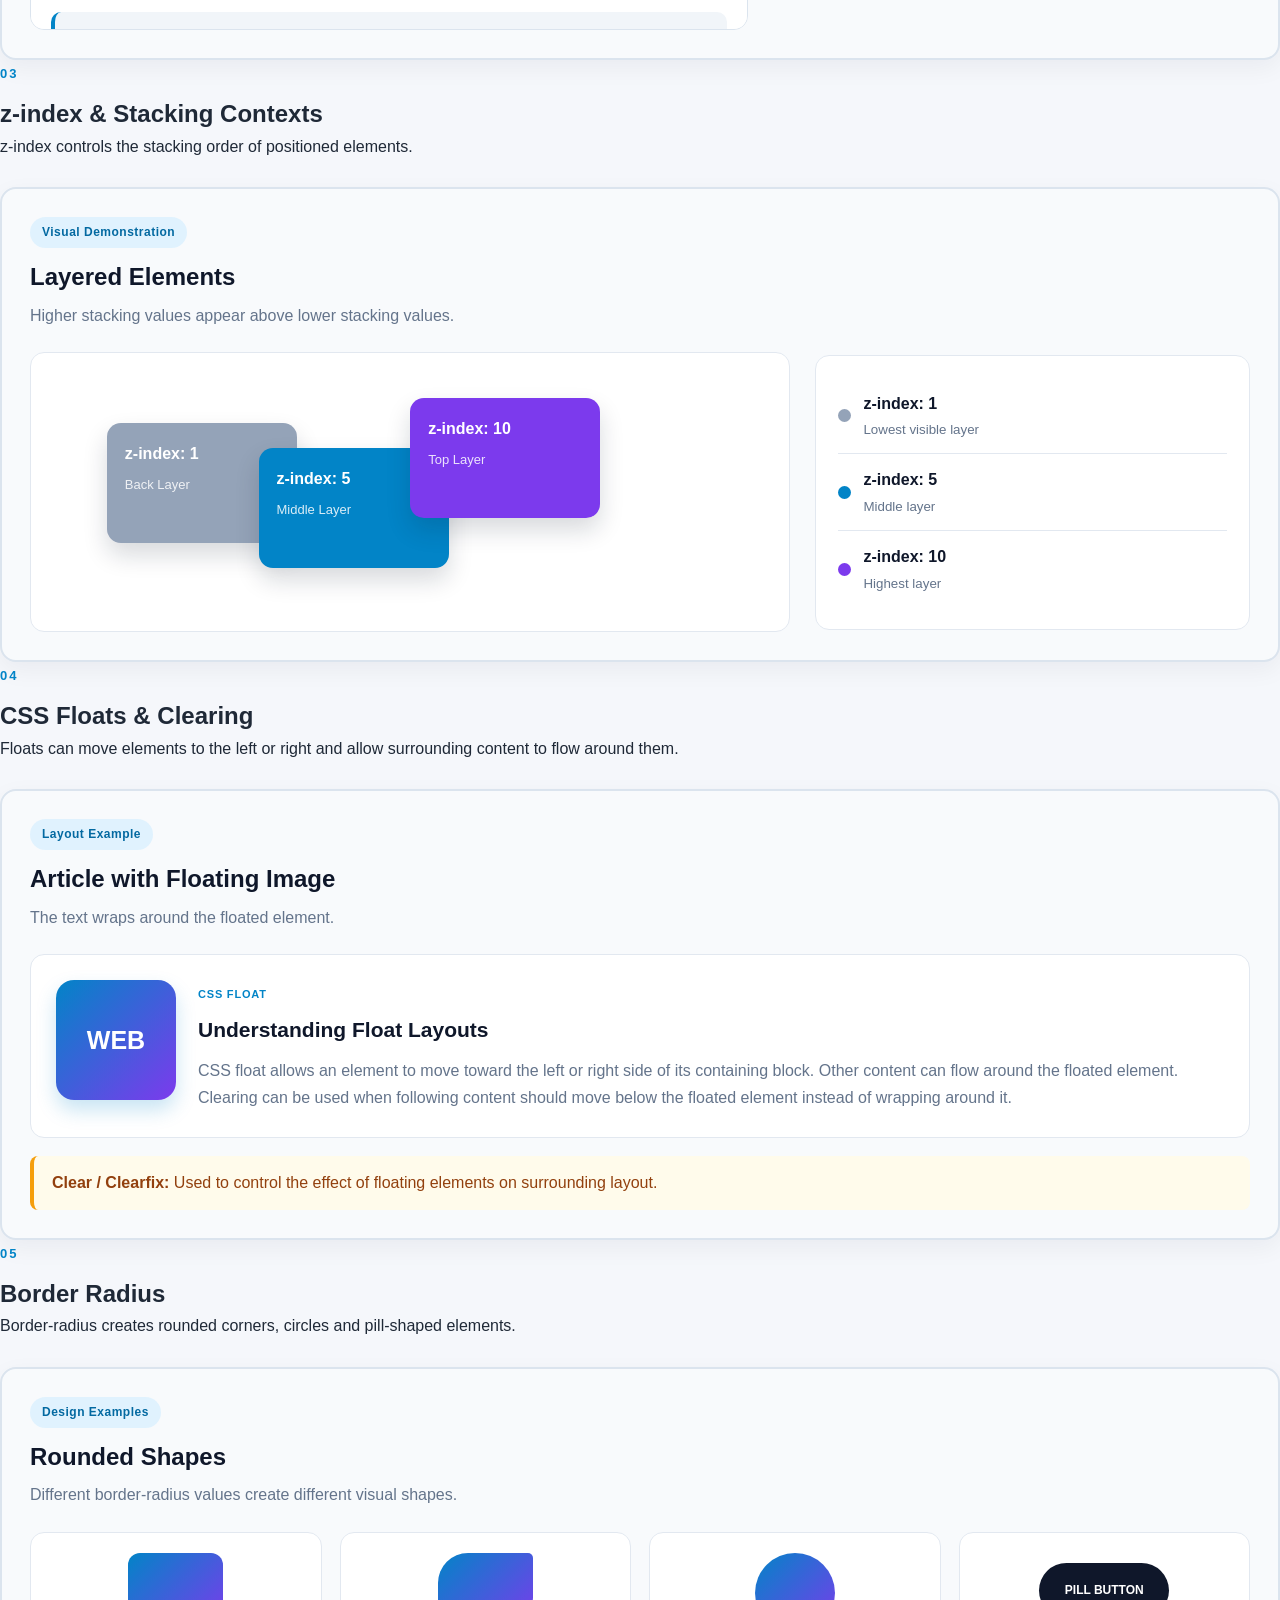
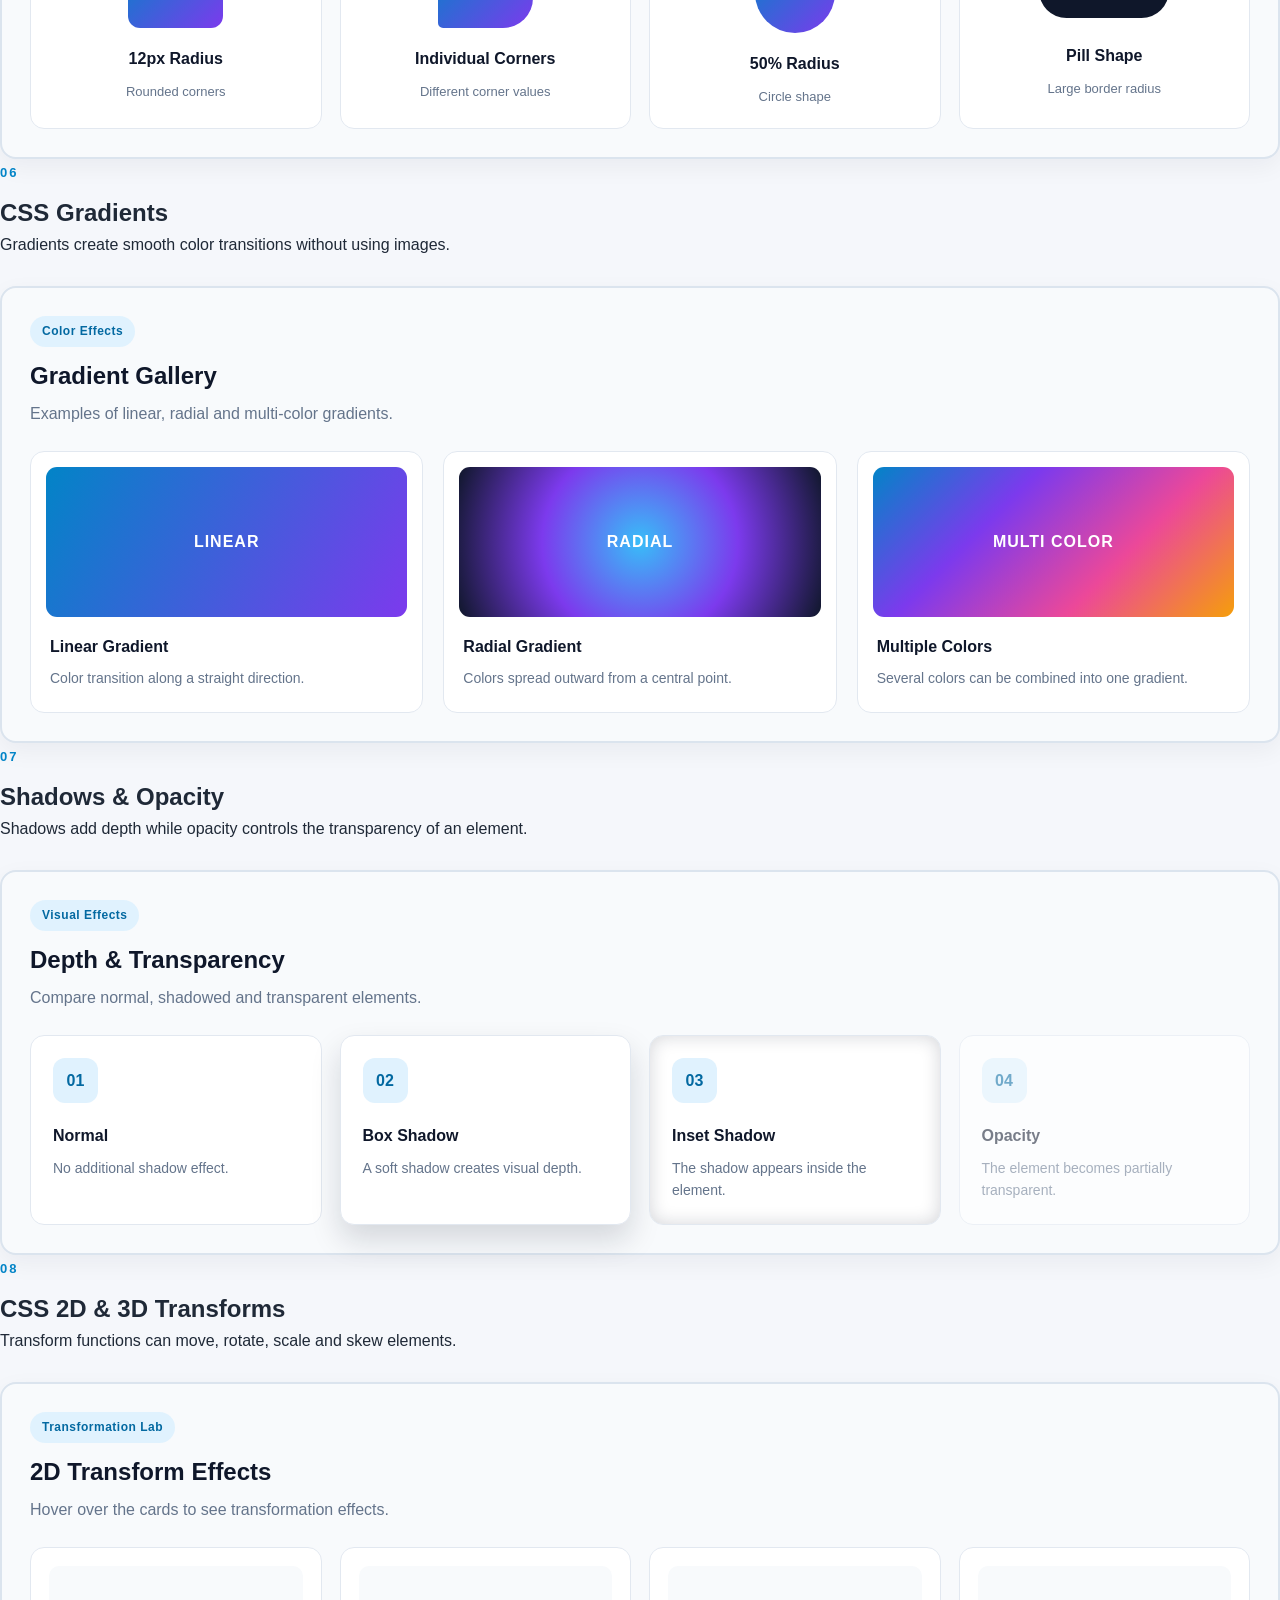
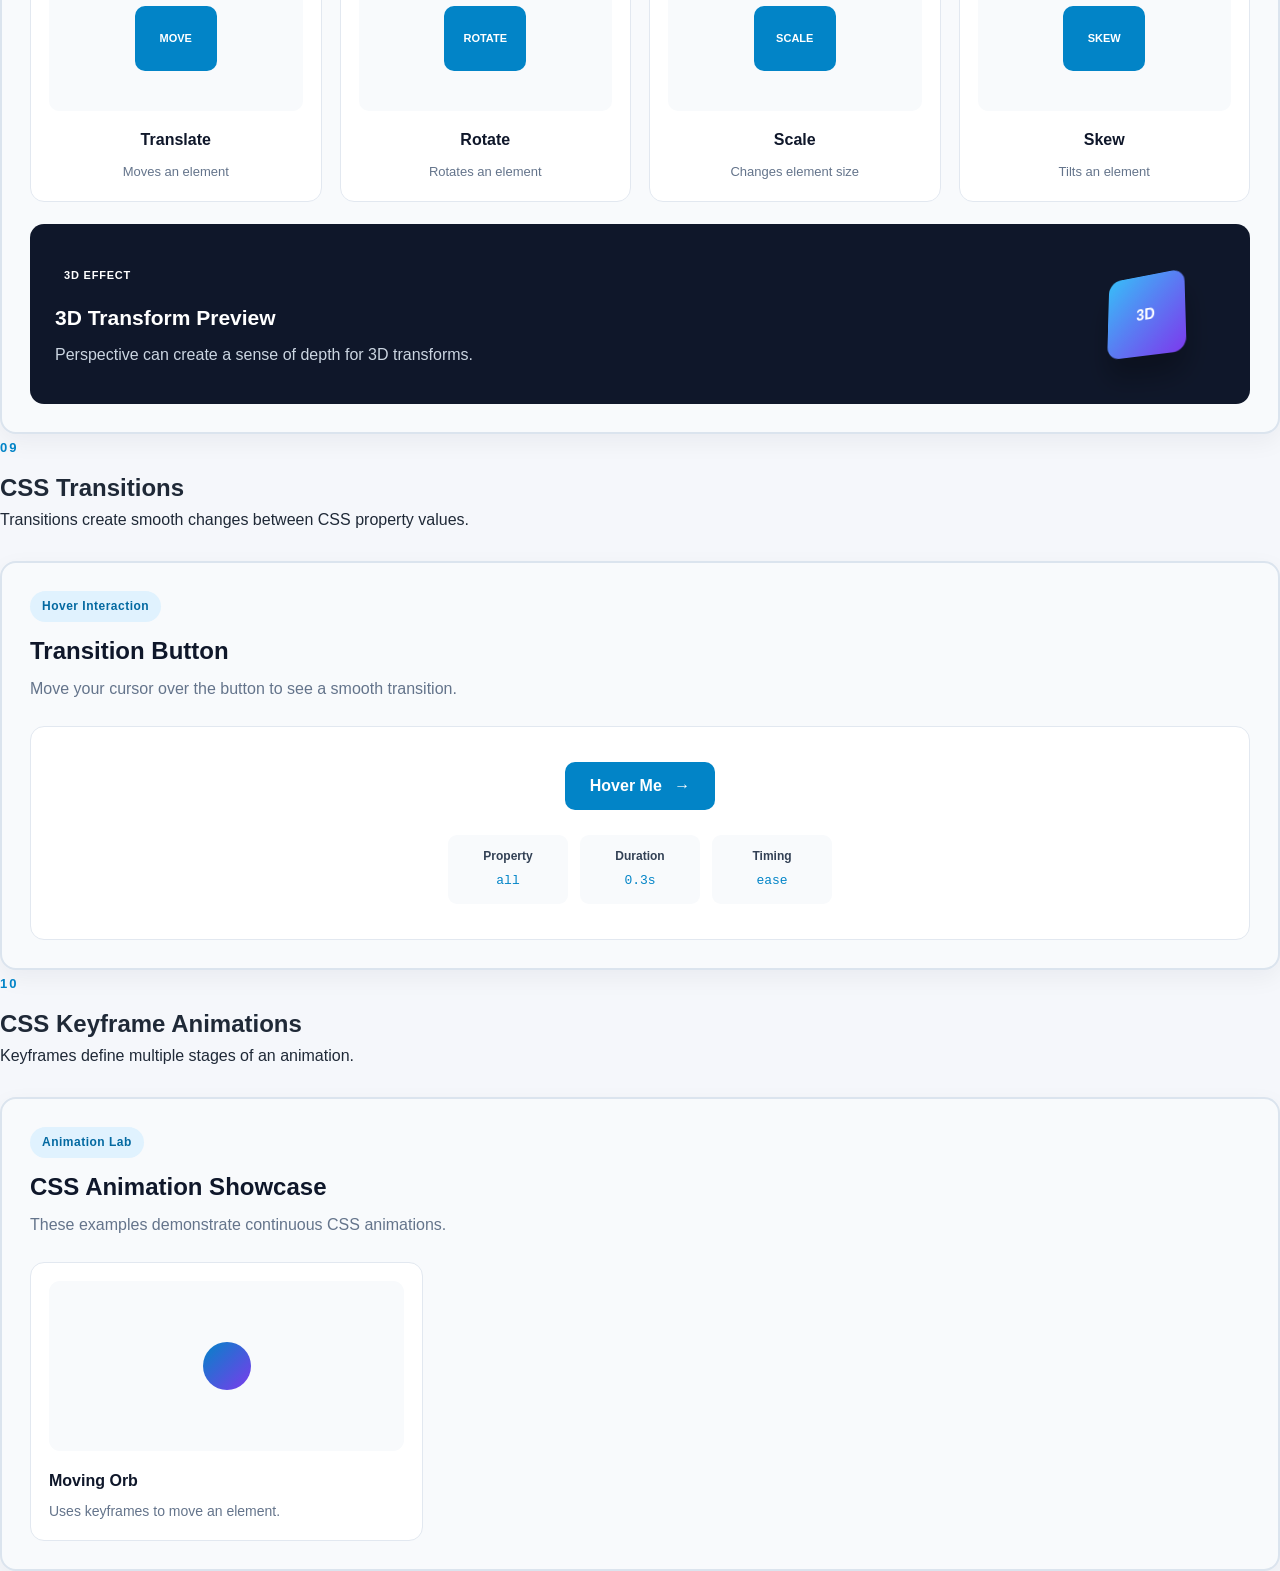
<file: lecture7.html>
<!DOCTYPE html>
<html lang="en">
<head>
    <meta charset="UTF-8">
    <meta name="viewport" content="width=device-width, initial-scale=1.0">
    <title>Lecture 7 - CSS Positioning & Effects</title>
    <link rel="stylesheet" href="css/style.css">
</head>

<body>

<!-- ================= NAVBAR ================= -->
<nav class="navbar">
    <div class="nav-container">
        <div class="logo">WEB TECHNOLOGIES</div>

        <div class="nav-links">
            <a href="index.html">Home</a>
            <a href="index.html#lectures">Lectures</a>
            <a href="index.html#about">About</a>
        </div>
    </div>
</nav>


<!-- ================= HERO ================= -->
<header class="lecture-hero">
    <div class="lecture-hero-content">

        <span class="lecture-number">LECTURE 07</span>

        <h1>CSS Positioning, Effects & Animation</h1>

        <p>
            Learn how CSS positioning, stacking, floats, borders, gradients,
            transforms, transitions and animations can improve web page design.
        </p>

    </div>
</header>


<main class="lecture-container">


<!-- =====================================================
     TOPIC 01 - POSITIONING
===================================================== -->
<section class="topic-section">

    <div class="topic-heading">
        <span class="topic-number">01</span>

        <div>
            <h2>CSS Positioning</h2>
            <p>
                Positioning controls how elements are placed on a web page.
            </p>
        </div>
    </div>

    <div class="lecture7-practical positioning-practical">

        <div class="practical-title">
            <span>Practical Example</span>
            <h3>Positioning Playground</h3>
            <p>
                Compare static, relative and absolute positioning.
            </p>
        </div>

        <div class="positioning-grid">

            <!-- Static -->
            <div class="position-card">

                <div class="demo-label static-label">
                    NORMAL FLOW
                </div>

                <h4>Static Position</h4>

                <div class="position-demo static-demo">
                    <span>Static Element</span>
                </div>

                <p>
                    The element stays in the normal document flow.
                </p>

            </div>


            <!-- Relative -->
            <div class="position-card">

                <div class="demo-label relative-label">
                    OFFSET
                </div>

                <h4>Relative Position</h4>

                <div class="position-demo relative-demo">
                    <span>Relative Element</span>
                </div>

                <p>
                    The element remains in the flow but can be shifted
                    using top, right, bottom or left.
                </p>

            </div>


            <!-- Absolute -->
            <div class="position-card">

                <div class="demo-label absolute-label">
                    ANCHORED
                </div>

                <h4>Absolute Position</h4>

                <div class="absolute-demo-parent">
                    <div class="absolute-demo-child">
                        Absolute
                    </div>
                </div>

                <p>
                    The element is positioned relative to its containing block.
                </p>

            </div>

        </div>

    </div>

</section>



<!-- =====================================================
     TOPIC 02 - FIXED & STICKY
===================================================== -->
<section class="topic-section">

    <div class="topic-heading">
        <span class="topic-number">02</span>

        <div>
            <h2>Fixed & Sticky Positioning</h2>
            <p>
                Fixed elements stay attached to the viewport while sticky
                elements respond to scrolling within their container.
            </p>
        </div>
    </div>

    <div class="lecture7-practical sticky-practical">

        <div class="practical-title">
            <span>Interactive Demo</span>
            <h3>Sticky Navigation Preview</h3>
            <p>
                Scroll inside the preview area to see the sticky heading.
            </p>
        </div>

        <div class="sticky-layout">

            <div class="sticky-preview">

                <div class="sticky-header">
                    <span>STICKY HEADER</span>
                    <small>top: 0</small>
                </div>

                <div class="sticky-content">

                    <div class="mini-line"></div>
                    <div class="mini-line short"></div>

                    <p>
                        Sticky elements behave like normally positioned
                        elements until a scroll threshold is reached.
                    </p>

                    <div class="mini-card">Content Block 01</div>
                    <div class="mini-card">Content Block 02</div>
                    <div class="mini-card">Content Block 03</div>
                    <div class="mini-card">Content Block 04</div>

                </div>

            </div>


            <div class="fixed-info-card">

                <div class="info-icon">F</div>

                <h4>Fixed Position</h4>

                <p>
                    A fixed element is positioned relative to the viewport
                    and normally remains in the same place while scrolling.
                </p>

                <div class="property-chip">
                    position: fixed;
                </div>

            </div>

        </div>

    </div>

</section>



<!-- =====================================================
     TOPIC 03 - Z INDEX
===================================================== -->
<section class="topic-section">

    <div class="topic-heading">
        <span class="topic-number">03</span>

        <div>
            <h2>z-index & Stacking Contexts</h2>
            <p>
                z-index controls the stacking order of positioned elements.
            </p>
        </div>
    </div>

    <div class="lecture7-practical zindex-practical">

        <div class="practical-title">
            <span>Visual Demonstration</span>
            <h3>Layered Elements</h3>
            <p>
                Higher stacking values appear above lower stacking values.
            </p>
        </div>

        <div class="zindex-layout">

            <div class="zindex-stage">

                <div class="layer-card layer-one">
                    <strong>z-index: 1</strong>
                    <span>Back Layer</span>
                </div>

                <div class="layer-card layer-five">
                    <strong>z-index: 5</strong>
                    <span>Middle Layer</span>
                </div>

                <div class="layer-card layer-ten">
                    <strong>z-index: 10</strong>
                    <span>Top Layer</span>
                </div>

            </div>


            <div class="stack-info">

                <div class="stack-row">
                    <span class="stack-dot one"></span>
                    <div>
                        <strong>z-index: 1</strong>
                        <small>Lowest visible layer</small>
                    </div>
                </div>

                <div class="stack-row">
                    <span class="stack-dot five"></span>
                    <div>
                        <strong>z-index: 5</strong>
                        <small>Middle layer</small>
                    </div>
                </div>

                <div class="stack-row">
                    <span class="stack-dot ten"></span>
                    <div>
                        <strong>z-index: 10</strong>
                        <small>Highest layer</small>
                    </div>
                </div>

            </div>

        </div>

    </div>

</section>



<!-- =====================================================
     TOPIC 04 - FLOATS
===================================================== -->
<section class="topic-section">

    <div class="topic-heading">
        <span class="topic-number">04</span>

        <div>
            <h2>CSS Floats & Clearing</h2>
            <p>
                Floats can move elements to the left or right and allow
                surrounding content to flow around them.
            </p>
        </div>
    </div>

    <div class="lecture7-practical float-practical">

        <div class="practical-title">
            <span>Layout Example</span>
            <h3>Article with Floating Image</h3>
            <p>
                The text wraps around the floated element.
            </p>
        </div>

        <article class="float-article clearfix">

            <div class="float-image">
                WEB
            </div>

            <div class="article-content">

                <span class="article-tag">CSS FLOAT</span>

                <h4>Understanding Float Layouts</h4>

                <p>
                    CSS float allows an element to move toward the left or
                    right side of its containing block. Other content can
                    flow around the floated element.
                </p>

                <p>
                    Clearing can be used when following content should move
                    below the floated element instead of wrapping around it.
                </p>

            </div>

        </article>

        <div class="clear-note">
            <strong>Clear / Clearfix:</strong>
            Used to control the effect of floating elements on surrounding
            layout.
        </div>

    </div>

</section>



<!-- =====================================================
     TOPIC 05 - BORDER RADIUS
===================================================== -->
<section class="topic-section">

    <div class="topic-heading">
        <span class="topic-number">05</span>

        <div>
            <h2>Border Radius</h2>
            <p>
                Border-radius creates rounded corners, circles and pill-shaped
                elements.
            </p>
        </div>
    </div>

    <div class="lecture7-practical radius-practical">

        <div class="practical-title">
            <span>Design Examples</span>
            <h3>Rounded Shapes</h3>
            <p>
                Different border-radius values create different visual shapes.
            </p>
        </div>

        <div class="radius-grid">

            <div class="radius-card">
                <div class="shape normal-radius"></div>
                <h4>12px Radius</h4>
                <span>Rounded corners</span>
            </div>

            <div class="radius-card">
                <div class="shape individual-radius"></div>
                <h4>Individual Corners</h4>
                <span>Different corner values</span>
            </div>

            <div class="radius-card">
                <div class="shape circle-radius"></div>
                <h4>50% Radius</h4>
                <span>Circle shape</span>
            </div>

            <div class="radius-card">
                <div class="pill-preview">PILL BUTTON</div>
                <h4>Pill Shape</h4>
                <span>Large border radius</span>
            </div>

        </div>

    </div>

</section>



<!-- =====================================================
     TOPIC 06 - GRADIENTS
===================================================== -->
<section class="topic-section">

    <div class="topic-heading">
        <span class="topic-number">06</span>

        <div>
            <h2>CSS Gradients</h2>
            <p>
                Gradients create smooth color transitions without using images.
            </p>
        </div>
    </div>

    <div class="lecture7-practical gradient-practical">

        <div class="practical-title">
            <span>Color Effects</span>
            <h3>Gradient Gallery</h3>
            <p>
                Examples of linear, radial and multi-color gradients.
            </p>
        </div>

        <div class="gradient-grid">

            <div class="gradient-card">

                <div class="gradient-preview linear-gradient-demo">
                    <span>LINEAR</span>
                </div>

                <h4>Linear Gradient</h4>
                <p>Color transition along a straight direction.</p>

            </div>


            <div class="gradient-card">

                <div class="gradient-preview radial-gradient-demo">
                    <span>RADIAL</span>
                </div>

                <h4>Radial Gradient</h4>
                <p>Colors spread outward from a central point.</p>

            </div>


            <div class="gradient-card">

                <div class="gradient-preview multi-gradient-demo">
                    <span>MULTI COLOR</span>
                </div>

                <h4>Multiple Colors</h4>
                <p>Several colors can be combined into one gradient.</p>

            </div>

        </div>

    </div>

</section>



<!-- =====================================================
     TOPIC 07 - SHADOWS & OPACITY
===================================================== -->
<section class="topic-section">

    <div class="topic-heading">
        <span class="topic-number">07</span>

        <div>
            <h2>Shadows & Opacity</h2>
            <p>
                Shadows add depth while opacity controls the transparency
                of an element.
            </p>
        </div>
    </div>

    <div class="lecture7-practical shadow-practical">

        <div class="practical-title">
            <span>Visual Effects</span>
            <h3>Depth & Transparency</h3>
            <p>
                Compare normal, shadowed and transparent elements.
            </p>
        </div>

        <div class="shadow-grid">

            <div class="effect-card normal-effect">
                <div class="effect-icon">01</div>
                <h4>Normal</h4>
                <p>No additional shadow effect.</p>
            </div>

            <div class="effect-card shadow-effect">
                <div class="effect-icon">02</div>
                <h4>Box Shadow</h4>
                <p>A soft shadow creates visual depth.</p>
            </div>

            <div class="effect-card inset-effect">
                <div class="effect-icon">03</div>
                <h4>Inset Shadow</h4>
                <p>The shadow appears inside the element.</p>
            </div>

            <div class="effect-card opacity-effect">
                <div class="effect-icon">04</div>
                <h4>Opacity</h4>
                <p>The element becomes partially transparent.</p>
            </div>

        </div>

    </div>

</section>



<!-- =====================================================
     TOPIC 08 - TRANSFORMS
===================================================== -->
<section class="topic-section">

    <div class="topic-heading">
        <span class="topic-number">08</span>

        <div>
            <h2>CSS 2D & 3D Transforms</h2>
            <p>
                Transform functions can move, rotate, scale and skew elements.
            </p>
        </div>
    </div>

    <div class="lecture7-practical transform-practical">

        <div class="practical-title">
            <span>Transformation Lab</span>
            <h3>2D Transform Effects</h3>
            <p>
                Hover over the cards to see transformation effects.
            </p>
        </div>

        <div class="transform-grid">

            <div class="transform-card">

                <div class="transform-stage">
                    <div class="transform-box translate-box">
                        MOVE
                    </div>
                </div>

                <h4>Translate</h4>
                <span>Moves an element</span>

            </div>


            <div class="transform-card">

                <div class="transform-stage">
                    <div class="transform-box rotate-box">
                        ROTATE
                    </div>
                </div>

                <h4>Rotate</h4>
                <span>Rotates an element</span>

            </div>


            <div class="transform-card">

                <div class="transform-stage">
                    <div class="transform-box scale-box">
                        SCALE
                    </div>
                </div>

                <h4>Scale</h4>
                <span>Changes element size</span>

            </div>


            <div class="transform-card">

                <div class="transform-stage">
                    <div class="transform-box skew-box">
                        SKEW
                    </div>
                </div>

                <h4>Skew</h4>
                <span>Tilts an element</span>

            </div>

        </div>


        <div class="transform-3d">

            <div>
                <span class="demo-label">3D EFFECT</span>
                <h4>3D Transform Preview</h4>
                <p>
                    Perspective can create a sense of depth for 3D transforms.
                </p>
            </div>

            <div class="cube-scene">
                <div class="cube-card">
                    3D
                </div>
            </div>

        </div>

    </div>

</section>



<!-- =====================================================
     TOPIC 09 - TRANSITIONS
===================================================== -->
<section class="topic-section">

    <div class="topic-heading">
        <span class="topic-number">09</span>

        <div>
            <h2>CSS Transitions</h2>
            <p>
                Transitions create smooth changes between CSS property values.
            </p>
        </div>
    </div>

    <div class="lecture7-practical transition-practical">

        <div class="practical-title">
            <span>Hover Interaction</span>
            <h3>Transition Button</h3>
            <p>
                Move your cursor over the button to see a smooth transition.
            </p>
        </div>

        <div class="transition-demo">

            <button class="transition-button">
                Hover Me
                <span>→</span>
            </button>

            <div class="transition-properties">

                <div>
                    <strong>Property</strong>
                    <span>all</span>
                </div>

                <div>
                    <strong>Duration</strong>
                    <span>0.3s</span>
                </div>

                <div>
                    <strong>Timing</strong>
                    <span>ease</span>
                </div>

            </div>

        </div>

    </div>

</section>



<!-- =====================================================
     TOPIC 10 - KEYFRAME ANIMATIONS
===================================================== -->
<section class="topic-section">

    <div class="topic-heading">
        <span class="topic-number">10</span>

        <div>
            <h2>CSS Keyframe Animations</h2>
            <p>
                Keyframes define multiple stages of an animation.
            </p>
        </div>
    </div>

    <div class="lecture7-practical animation-practical">

        <div class="practical-title">
            <span>Animation Lab</span>
            <h3>CSS Animation Showcase</h3>
            <p>
                These examples demonstrate continuous CSS animations.
            </p>
        </div>

        <div class="animation-showcase">

            <div class="animation-card">

                <div class="animation-scene">
                    <div class="animated-orb"></div>
                </div>

                <h4>Moving Orb</h4>
                <p>Uses keyframes to move an element.</p>

            </div>


            <div class="anima
</file>
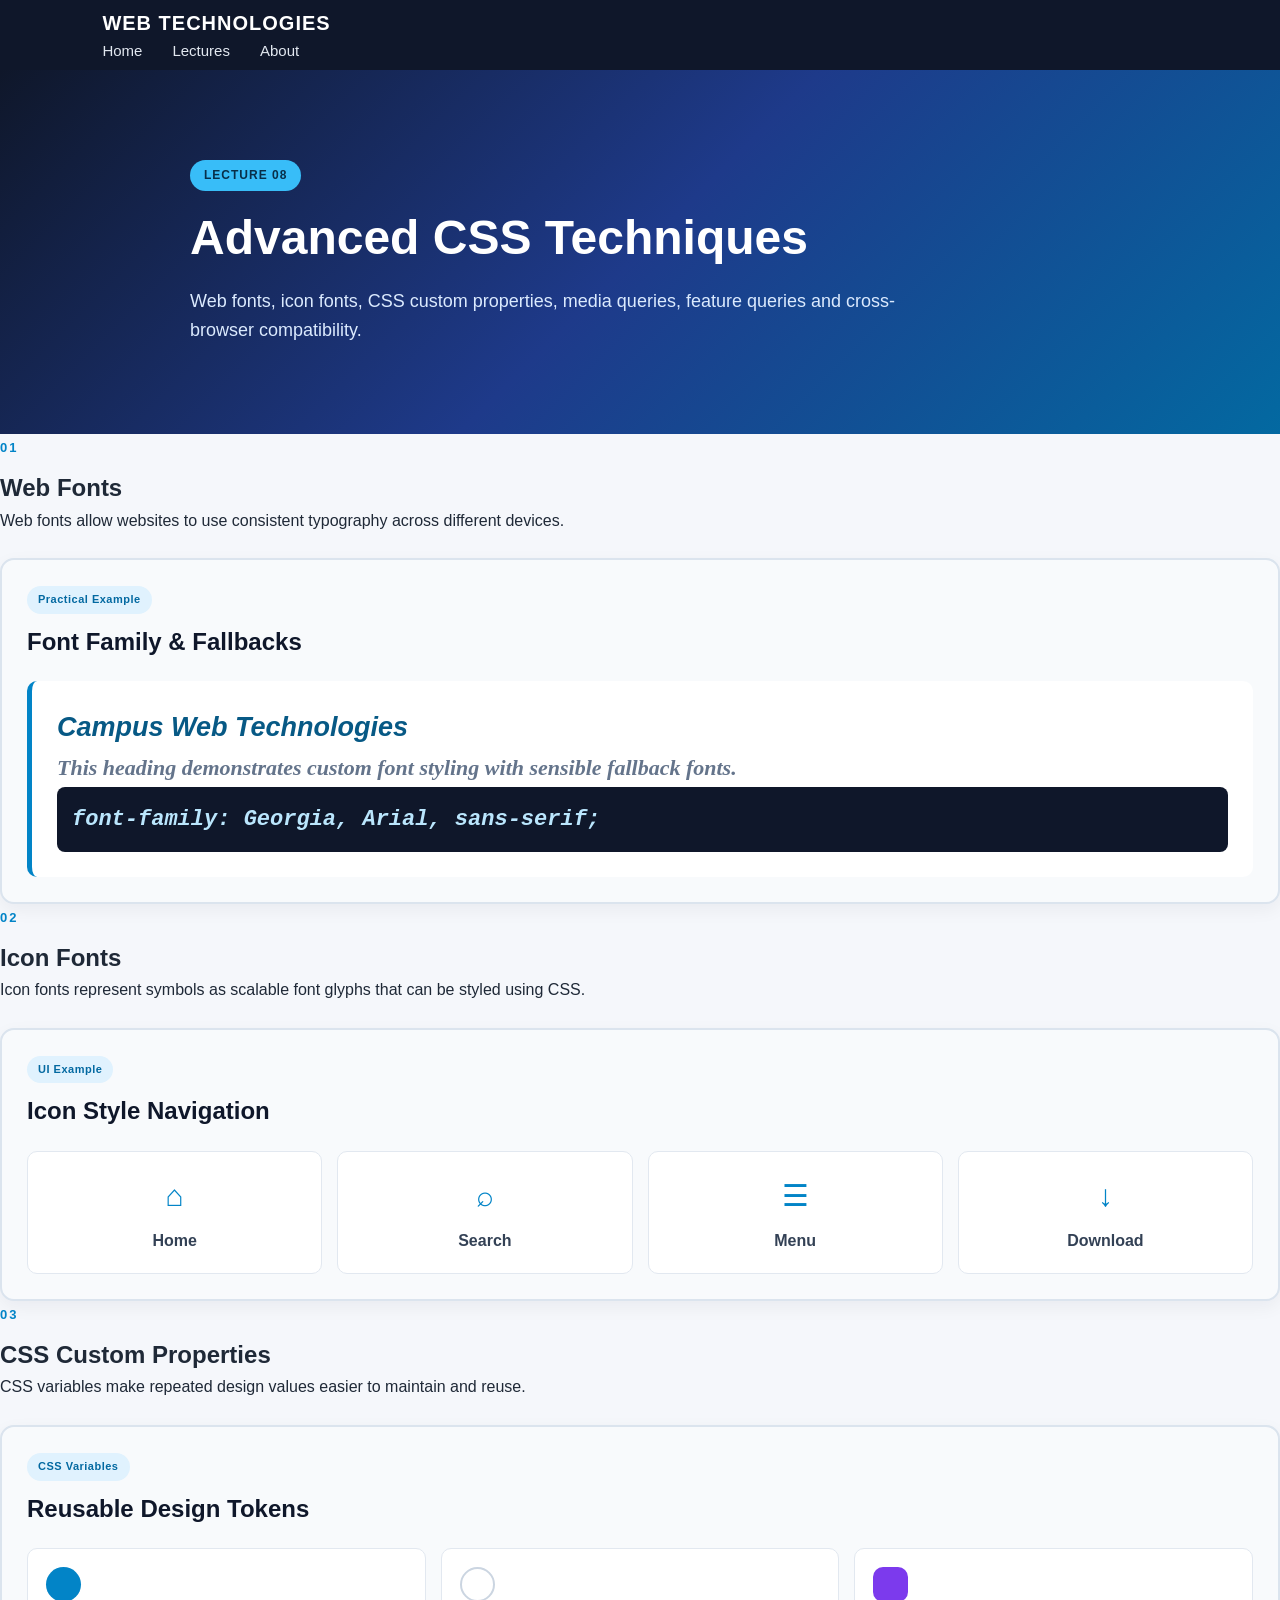
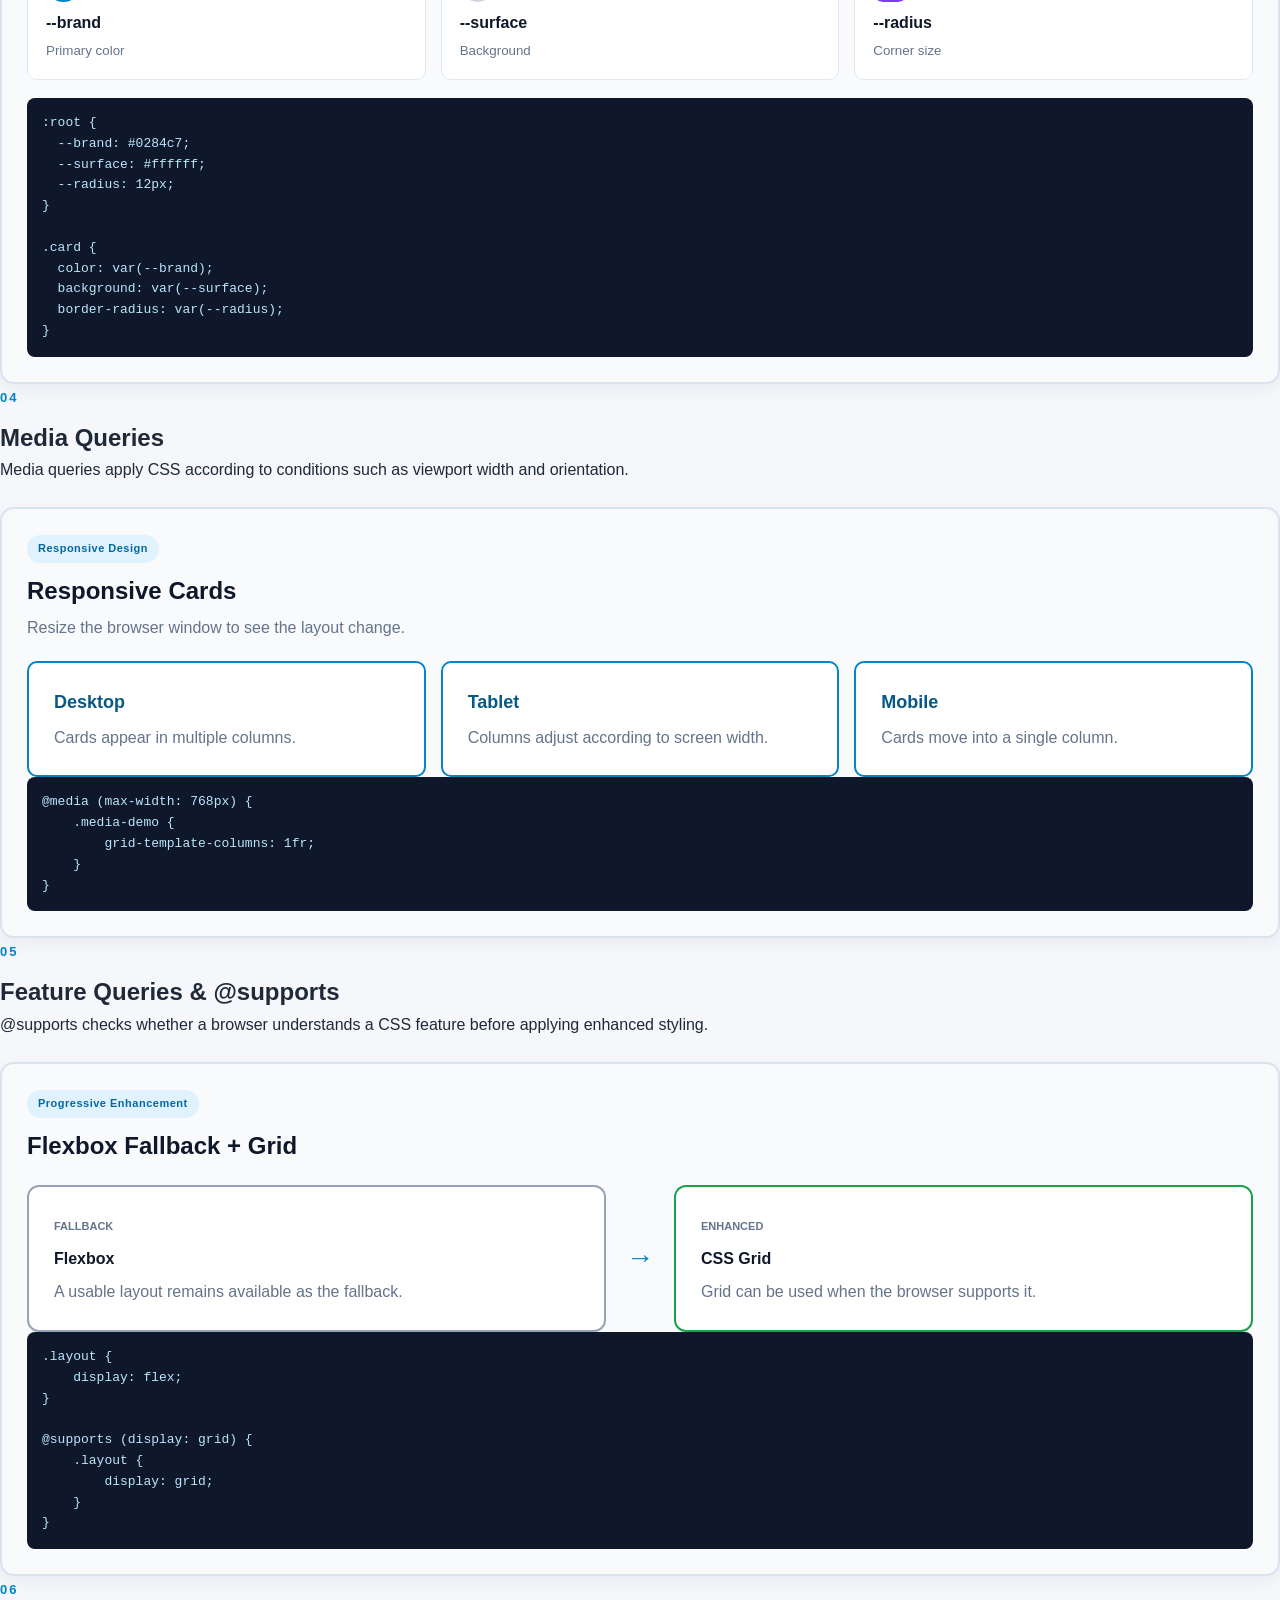
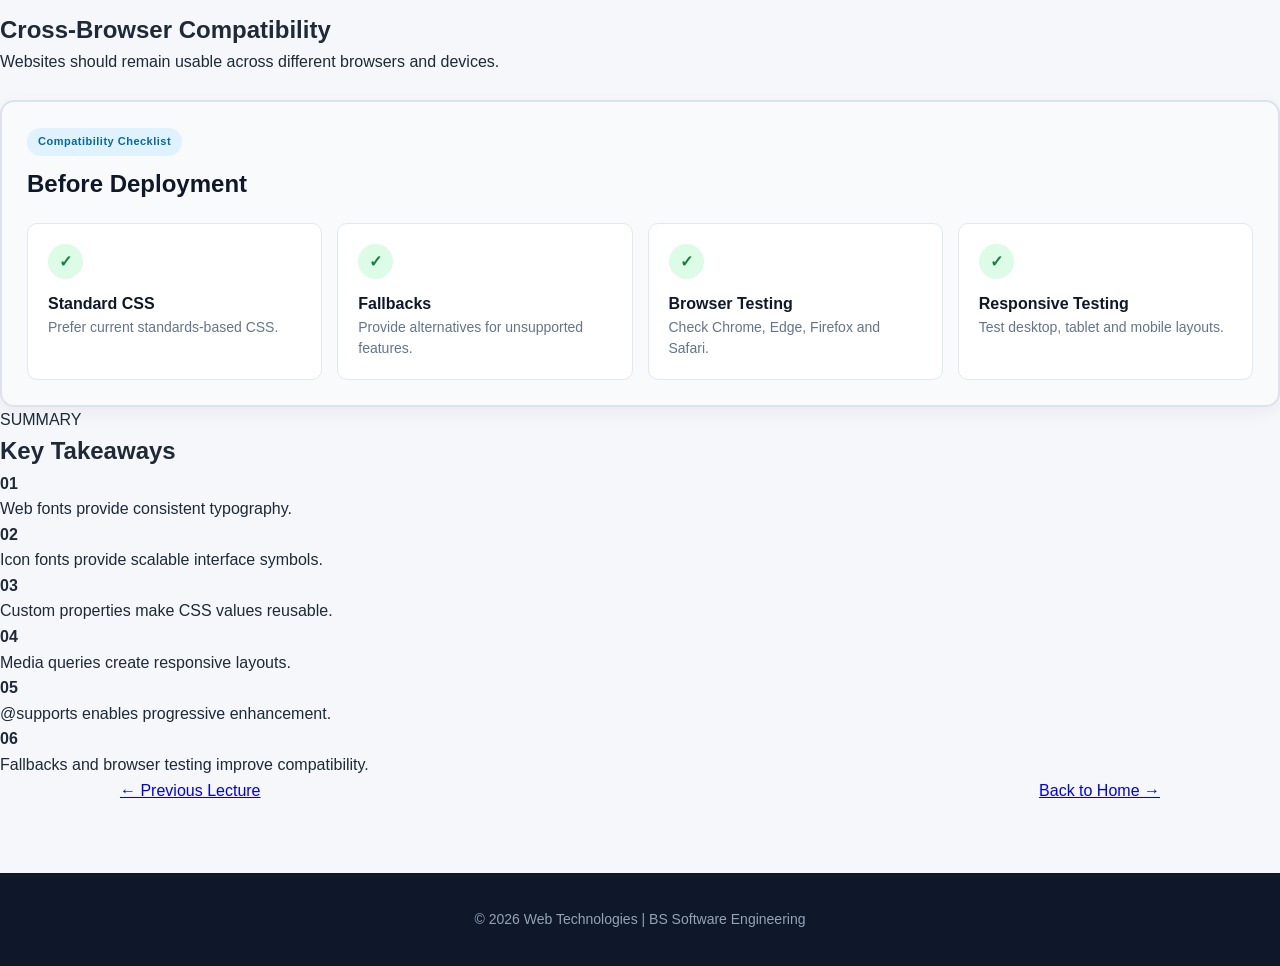
<file: lecture8.html>
<!DOCTYPE html>
<html lang="en">
<head>
    <meta charset="UTF-8">
    <meta name="viewport" content="width=device-width, initial-scale=1.0">
    <title>Lecture 8 - Advanced CSS</title>
    <link rel="stylesheet" href="css/style.css">
</head>

<body>

<nav class="navbar">
    <div class="nav-container">
        <div class="logo">WEB TECHNOLOGIES</div>
        <div class="nav-links">
            <a href="index.html">Home</a>
            <a href="index.html#lectures">Lectures</a>
            <a href="index.html#about">About</a>
        </div>
    </div>
</nav>


<header class="lecture-hero">
    <div class="lecture-hero-content">
        <span class="lecture-number">LECTURE 08</span>
        <h1>Advanced CSS Techniques</h1>
        <p>
            Web fonts, icon fonts, CSS custom properties, media queries,
            feature queries and cross-browser compatibility.
        </p>
    </div>
</header>


<main class="lecture-container">


<!-- ================= TOPIC 01 ================= -->

<section class="topic-section">

    <div class="topic-heading">
        <span class="topic-number">01</span>
        <div>
            <h2>Web Fonts</h2>
            <p>
                Web fonts allow websites to use consistent typography
                across different devices.
            </p>
        </div>
    </div>

    <div class="lecture8-practical">

        <div class="practical-title">
            <span>Practical Example</span>
            <h3>Font Family & Fallbacks</h3>
        </div>

        <div class="font-demo">
            <h3>Campus Web Technologies</h3>
            <p>
                This heading demonstrates custom font styling with
                sensible fallback fonts.
            </p>

            <code>
                font-family: Georgia, Arial, sans-serif;
            </code>
        </div>

    </div>

</section>


<!-- ================= TOPIC 02 ================= -->

<section class="topic-section">

    <div class="topic-heading">
        <span class="topic-number">02</span>
        <div>
            <h2>Icon Fonts</h2>
            <p>
                Icon fonts represent symbols as scalable font glyphs
                that can be styled using CSS.
            </p>
        </div>
    </div>

    <div class="lecture8-practical">

        <div class="practical-title">
            <span>UI Example</span>
            <h3>Icon Style Navigation</h3>
        </div>

        <div class="icon-demo">
            <div>
                <span class="fake-icon">⌂</span>
                <strong>Home</strong>
            </div>

            <div>
                <span class="fake-icon">⌕</span>
                <strong>Search</strong>
            </div>

            <div>
                <span class="fake-icon">☰</span>
                <strong>Menu</strong>
            </div>

            <div>
                <span class="fake-icon">↓</span>
                <strong>Download</strong>
            </div>
        </div>

    </div>

</section>


<!-- ================= TOPIC 03 ================= -->

<section class="topic-section">

    <div class="topic-heading">
        <span class="topic-number">03</span>
        <div>
            <h2>CSS Custom Properties</h2>
            <p>
                CSS variables make repeated design values easier to
                maintain and reuse.
            </p>
        </div>
    </div>

    <div class="lecture8-practical">

        <div class="practical-title">
            <span>CSS Variables</span>
            <h3>Reusable Design Tokens</h3>
        </div>

        <div class="variable-demo">

            <div class="variable-card">
                <span class="color-dot brand"></span>
                <strong>--brand</strong>
                <small>Primary color</small>
            </div>

            <div class="variable-card">
                <span class="color-dot surface"></span>
                <strong>--surface</strong>
                <small>Background</small>
            </div>

            <div class="variable-card">
                <span class="color-dot radius"></span>
                <strong>--radius</strong>
                <small>Corner size</small>
            </div>

        </div>

        <div class="code-box">
<pre>:root {
  --brand: #0284c7;
  --surface: #ffffff;
  --radius: 12px;
}

.card {
  color: var(--brand);
  background: var(--surface);
  border-radius: var(--radius);
}</pre>
        </div>

    </div>

</section>


<!-- ================= TOPIC 04 ================= -->

<section class="topic-section">

    <div class="topic-heading">
        <span class="topic-number">04</span>
        <div>
            <h2>Media Queries</h2>
            <p>
                Media queries apply CSS according to conditions such as
                viewport width and orientation.
            </p>
        </div>
    </div>

    <div class="lecture8-practical">

        <div class="practical-title">
            <span>Responsive Design</span>
            <h3>Responsive Cards</h3>
            <p>Resize the browser window to see the layout change.</p>
        </div>

        <div class="media-demo">

            <div class="media-card">
                <strong>Desktop</strong>
                <span>Cards appear in multiple columns.</span>
            </div>

            <div class="media-card">
                <strong>Tablet</strong>
                <span>Columns adjust according to screen width.</span>
            </div>

            <div class="media-card">
                <strong>Mobile</strong>
                <span>Cards move into a single column.</span>
            </div>

        </div>

        <div class="code-box">
<pre>@media (max-width: 768px) {
    .media-demo {
        grid-template-columns: 1fr;
    }
}</pre>
        </div>

    </div>

</section>


<!-- ================= TOPIC 05 ================= -->

<section class="topic-section">

    <div class="topic-heading">
        <span class="topic-number">05</span>
        <div>
            <h2>Feature Queries & @supports</h2>
            <p>
                @supports checks whether a browser understands a CSS feature
                before applying enhanced styling.
            </p>
        </div>
    </div>

    <div class="lecture8-practical">

        <div class="practical-title">
            <span>Progressive Enhancement</span>
            <h3>Flexbox Fallback + Grid</h3>
        </div>

        <div class="supports-demo">

            <div class="supports-card">
                <span>FALLBACK</span>
                <h4>Flexbox</h4>
                <p>
                    A usable layout remains available as the fallback.
                </p>
            </div>

            <div class="supports-arrow">→</div>

            <div class="supports-card enhanced">
                <span>ENHANCED</span>
                <h4>CSS Grid</h4>
                <p>
                    Grid can be used when the browser supports it.
                </p>
            </div>

        </div>

        <div class="code-box">
<pre>.layout {
    display: flex;
}

@supports (display: grid) {
    .layout {
        display: grid;
    }
}</pre>
        </div>

    </div>

</section>


<!-- ================= TOPIC 06 ================= -->

<section class="topic-section">

    <div class="topic-heading">
        <span class="topic-number">06</span>
        <div>
            <h2>Cross-Browser Compatibility</h2>
            <p>
                Websites should remain usable across different browsers
                and devices.
            </p>
        </div>
    </div>

    <div class="lecture8-practical">

        <div class="practical-title">
            <span>Compatibility Checklist</span>
            <h3>Before Deployment</h3>
        </div>

        <div class="compatibility-grid">

            <div>
                <span class="check">✓</span>
                <strong>Standard CSS</strong>
                <p>Prefer current standards-based CSS.</p>
            </div>

            <div>
                <span class="check">✓</span>
                <strong>Fallbacks</strong>
                <p>Provide alternatives for unsupported features.</p>
            </div>

            <div>
                <span class="check">✓</span>
                <strong>Browser Testing</strong>
                <p>Check Chrome, Edge, Firefox and Safari.</p>
            </div>

            <div>
                <span class="check">✓</span>
                <strong>Responsive Testing</strong>
                <p>Test desktop, tablet and mobile layouts.</p>
            </div>

        </div>

    </div>

</section>


<!-- ================= SUMMARY ================= -->

<section class="takeaways">

    <div class="takeaways-header">
        <span>SUMMARY</span>
        <h2>Key Takeaways</h2>
    </div>

    <div class="takeaways-grid">

        <div>
            <strong>01</strong>
            <p>Web fonts provide consistent typography.</p>
        </div>

        <div>
            <strong>02</strong>
            <p>Icon fonts provide scalable interface symbols.</p>
        </div>

        <div>
            <strong>03</strong>
            <p>Custom properties make CSS values reusable.</p>
        </div>

        <div>
            <strong>04</strong>
            <p>Media queries create responsive layouts.</p>
        </div>

        <div>
            <strong>05</strong>
            <p>@supports enables progressive enhancement.</p>
        </div>

        <div>
            <strong>06</strong>
            <p>Fallbacks and browser testing improve compatibility.</p>
        </div>

    </div>

</section>


<div class="lecture-navigation">

    <a href="lecture7.html" class="nav-button">
        ← Previous Lecture
    </a>

    <a href="index.html" class="nav-button primary">
        Back to Home →
    </a>

</div>

</main>


<footer class="footer">
    <p>© 2026 Web Technologies | BS Software Engineering</p>
</footer>

</body>
</html>
</file>
<file: css/style.css>
/* ================================
   GLOBAL STYLES
================================ */

* {
    margin: 0;
    padding: 0;
    box-sizing: border-box;
}

html {
    scroll-behavior: smooth;
}

body {
    font-family: Arial, Helvetica, sans-serif;
    background-color: #f5f7fb;
    color: #1f2937;
    line-height: 1.6;
}


/* ================================
   NAVIGATION BAR
================================ */

.navbar {
    background-color: #0f172a;
    min-height: 70px;
    padding: 0 8%;
    
    display: flex;
    justify-content: space-between;
    align-items: center;
}

.logo {
    color: white;
    font-size: 20px;
    font-weight: bold;
    letter-spacing: 1px;
}

.nav-links {
    list-style: none;
    display: flex;
    gap: 30px;
}

.nav-links a {
    color: #e2e8f0;
    text-decoration: none;
    font-size: 15px;
    font-weight: 500;
}

.nav-links a:hover {
    color: #38bdf8;
}


/* ================================
   HERO SECTION
================================ */

.hero {
    min-height: 600px;
    padding: 80px 8%;

    display: flex;
    align-items: center;

    background:
        linear-gradient(
            135deg,
            #0f172a,
            #1e3a8a,
            #0369a1
        );

    color: white;
}

.hero-content {
    max-width: 850px;
}

.course-code {
    color: #7dd3fc;
    font-size: 14px;
    font-weight: bold;
    letter-spacing: 2px;
    margin-bottom: 18px;
}

.hero h1 {
    font-size: 64px;
    line-height: 1.1;
    margin-bottom: 25px;
}

.hero-text {
    max-width: 650px;
    color: #dbeafe;
    font-size: 19px;
    margin-bottom: 30px;
}


/* ================================
   STUDENT INFORMATION
================================ */

.student-info {
    border-left: 4px solid #38bdf8;
    padding-left: 20px;
    margin-bottom: 35px;
}

.student-info p {
    margin-bottom: 7px;
    color: #e2e8f0;
}

.student-info strong {
    color: white;
}


/* ================================
   BUTTON
================================ */

.hero-button {
    display: inline-block;

    background-color: #38bdf8;
    color: #082f49;

    padding: 13px 25px;

    border-radius: 8px;

    text-decoration: none;
    font-weight: bold;

    transition: 0.3s;
}

.hero-button:hover {
    background-color: white;
    transform: translateY(-2px);
}


/* ================================
   COMMON SECTION STYLING
================================ */

.about-section,
.lectures-section {
    padding: 90px 8%;
}

.section-heading {
    max-width: 800px;
    margin: 0 auto 45px;
    text-align: center;
}

.section-label {
    color: #0284c7;
    font-size: 13px;
    font-weight: bold;
    letter-spacing: 2px;
    margin-bottom: 10px;
}

.section-heading h2 {
    font-size: 38px;
    color: #0f172a;
    margin-bottom: 15px;
}

.section-heading p {
    color: #64748b;
}


/* ================================
   ABOUT SECTION
================================ */

.about-section {
    background-color: white;
}

.about-section .section-heading p:last-child {
    font-size: 17px;
}


/* ================================
   LECTURE SECTION
================================ */

.lectures-section {
    background-color: #f5f7fb;
}


/* ================================
   TABLE
================================ */

.table-container {
    max-width: 1150px;
    margin: auto;

    background-color: white;

    border-radius: 12px;

    overflow: hidden;

    box-shadow: 0 10px 30px rgba(15, 23, 42, 0.08);
}

table {
    width: 100%;
    border-collapse: collapse;
}

thead {
    background-color: #0f172a;
    color: white;
}

th {
    padding: 18px;
    text-align: left;
    font-size: 14px;
}

td {
    padding: 18px;
    border-bottom: 1px solid #e2e8f0;
    color: #475569;
}

tbody tr {
    transition: 0.2s;
}

tbody tr:hover {
    background-color: #f0f9ff;
}

tbody tr:last-child td {
    border-bottom: none;
}


/* ================================
   LECTURE LINKS
================================ */

td a {
    color: #0284c7;
    font-weight: bold;
    text-decoration: none;
}

td a:hover {
    text-decoration: underline;
}


/* ================================
   FOOTER
================================ */

footer {
    background-color: #0f172a;
    color: #94a3b8;

    text-align: center;

    padding: 30px 20px;

    font-size: 14px;
}

footer p {
    margin: 5px;
}


/* ================================
   RESPONSIVE DESIGN
================================ */

@media (max-width: 768px) {

    .navbar {
        padding: 20px 5%;
        flex-direction: column;
        gap: 15px;
    }

    .nav-links {
        gap: 18px;
    }

    .hero {
        padding: 70px 5%;
        min-height: auto;
    }

    .hero h1 {
        font-size: 45px;
    }

    .hero-text {
        font-size: 17px;
    }

    .about-section,
    .lectures-section {
        padding: 60px 5%;
    }

    .section-heading h2 {
        font-size: 30px;
    }

    .table-container {
        overflow-x: auto;
    }

    table {
        min-width: 750px;
    }
}
/* ================================
   LECTURE PAGE
================================ */

.lecture-hero {
    background: linear-gradient(
        135deg,
        #0f172a,
        #1e3a8a,
        #0369a1
    );

    color: white;
    padding: 90px 8%;
}

.lecture-hero-content {
    max-width: 900px;
    margin: auto;
}

.lecture-number {
    display: inline-block;

    background-color: #38bdf8;
    color: #082f49;

    padding: 6px 14px;
    border-radius: 20px;

    font-size: 12px;
    font-weight: bold;
    letter-spacing: 1px;

    margin-bottom: 18px;
}

.lecture-hero h1 {
    font-size: 48px;
    line-height: 1.2;
    margin-bottom: 20px;
}

.lecture-hero p:last-child {
    color: #dbeafe;
    font-size: 18px;
    max-width: 750px;
}


/* ================================
   LECTURE CONTENT
================================ */

.lecture-content {
    max-width: 1100px;
    margin: auto;

    padding: 70px 30px;
}

.content-card {
    position: relative;

    background-color: white;

    padding: 35px;

    margin-bottom: 30px;

    border: 1px solid #e2e8f0;
    border-radius: 12px;

    box-shadow: 0 8px 25px rgba(15, 23, 42, 0.06);
}

.content-card h2 {
    color: #0f172a;
    font-size: 27px;
    margin-bottom: 15px;
}

.content-card p {
    color: #475569;
    margin-bottom: 15px;
}


/* ================================
   TOPIC NUMBER
================================ */

.topic-number {
    display: inline-block;

    color: #0284c7;

    font-size: 13px;
    font-weight: bold;

    letter-spacing: 2px;

    margin-bottom: 10px;
}


/* ================================
   CONCEPT BOX
================================ */

.concept-box {
    background-color: #f0f9ff;

    border-left: 4px solid #0284c7;

    padding: 18px 20px;

    margin-top: 20px;

    border-radius: 6px;
}

.concept-box strong {
    display: block;

    color: #0369a1;

    margin-bottom: 5px;
}

.concept-box p {
    margin-bottom: 0;
    color: #334155;
}


/* ================================
   TOPIC LIST
================================ */

.topic-list {
    padding-left: 25px;
    margin-top: 15px;
}

.topic-list li {
    color: #475569;
    margin-bottom: 12px;
}


/* ================================
   ARCHITECTURE GRID
================================ */

.architecture-grid {
    display: grid;

    grid-template-columns: repeat(2, 1fr);

    gap: 20px;

    margin-top: 25px;
}

.architecture-item {
    background-color: #f8fafc;

    border: 1px solid #e2e8f0;

    border-radius: 8px;

    padding: 22px;

    transition: 0.3s;
}

.architecture-item:hover {
    transform: translateY(-4px);

    box-shadow: 0 8px 20px rgba(15, 23, 42, 0.08);
}

.architecture-item h3 {
    color: #0284c7;

    margin-bottom: 8px;
}

.architecture-item p {
    margin-bottom: 0;
}


/* ================================
   HIGHLIGHT CARD
================================ */

.highlight-card {
    border-top: 4px solid #0284c7;
}


/* ================================
   LECTURE NAVIGATION
================================ */

.lecture-navigation {
    max-width: 1100px;

    margin: 0 auto;

    padding: 0 30px 70px;

    display: flex;

    justify-content: space-between;

    gap: 20px;
}

.navigation-button {
    display: inline-block;

    background-color: #0f172a;

    color: white;

    text-decoration: none;

    padding: 12px 20px;

    border-radius: 7px;

    font-weight: bold;

    transition: 0.3s;
}

.navigation-button:hover {
    background-color: #0284c7;
}


/* ================================
   RESPONSIVE LECTURE PAGE
================================ */

@media (max-width: 768px) {

    .lecture-hero {
        padding: 70px 5%;
    }

    .lecture-hero h1 {
        font-size: 38px;
    }

    .lecture-content {
        padding: 50px 5%;
    }

    .content-card {
        padding: 25px;
    }

    .architecture-grid {
        grid-template-columns: 1fr;
    }

    .lecture-navigation {
        padding: 0 5% 50px;

        flex-direction: column;
    }

    .navigation-button {
        text-align: center;
    }
}
/* ================================
   FORM STYLING
================================ */

form {
    margin-top: 30px;
    max-width: 700px;
}

form label {
    display: block;
    color: #0f172a;
    font-weight: bold;
    margin-bottom: 7px;
}

form input,
form select,
form textarea {
    width: 100%;
    padding: 12px 14px;
    margin-bottom: 20px;
    border: 1px solid #cbd5e1;
    border-radius: 7px;
    background-color: #ffffff;
    color: #1f2937;
    font-family: inherit;
    font-size: 15px;
    outline: none;
}

form input:focus,
form select:focus,
form textarea:focus {
    border-color: #0284c7;
    box-shadow: 0 0 0 3px rgba(2, 132, 199, 0.12);
}

form textarea {
    resize: vertical;
}

form button {
    border: none;
    background-color: #0f172a;
    color: white;
    padding: 12px 24px;
    border-radius: 7px;
    font-size: 15px;
    font-weight: bold;
    cursor: pointer;
    transition: 0.3s;
}

form button:hover {
    background-color: #0284c7;
}

.lecture-image {
    display: block;
    width: 100%;
    max-width: 400px;
    height: auto;
    margin: 25px auto;
    border-radius: 10px;
    box-shadow: 0 8px 20px rgba(15, 23, 42, 0.15);
}
.selector-demo {
    margin-top: 30px;
    padding: 25px;
    background-color: #e0f2fe;
    border: 2px solid #0284c7;
    border-radius: 12px;
}

.selector-demo h3 {
    color: #0f172a;
    margin-bottom: 20px;
    font-size: 22px;
}

/* Class Selector */
.demo-text {
    background-color: #fef3c7;
    color: #b45309;
    padding: 15px;
    border: 2px dashed #f59e0b;
    border-radius: 8px;
    font-size: 18px;
    font-weight: bold;
}

/* ID Selector */
#demo-paragraph {
    background-color: #dcfce7;
    color: #166534;
    padding: 15px;
    border: 2px solid #16a34a;
    border-radius: 8px;
    font-size: 18px;
    font-weight: bold;
}

.css-types-demo {
    margin-top: 30px;
    padding: 25px;
    background-color: #f8fafc;
    border: 2px solid #cbd5e1;
    border-radius: 12px;
}

.css-types-demo h3 {
    margin-bottom: 20px;
    color: #0f172a;
}

.css-demo-item {
    margin-bottom: 20px;
    padding: 18px;
    border-radius: 10px;
}

.css-demo-item h4 {
    margin-bottom: 10px;
    color: #0f172a;
}

.css-demo-item p {
    margin-bottom: 10px;
}

.css-demo-item small {
    color: #475569;
}

/* Internal CSS example */
.internal-example p {
    background-color: #ede9fe;
    color: #6d28d9;
    padding: 15px;
    border: 3px solid #8b5cf6;
    font-weight: bold;
}

/* External CSS example */
.external-example {
    background-color: #e0f2fe;
    border: 3px solid #0284c7;
}

.external-example p {
    background-color: #bae6fd;
    color: #075985;
    padding: 15px;
    font-weight: bold;
}

.css-types-demo {
    margin-top: 30px;
    padding: 25px;
    border: 2px solid #0f172a;
    border-radius: 10px;
    background-color: #f8fafc;
}

.css-types-demo h3 {
    margin-bottom: 20px;
}

.css-method {
    padding: 18px;
    margin-bottom: 15px;
    background-color: white;
    border: 1px solid #cbd5e1;
    border-radius: 8px;
}

.css-method h4 {
    margin-bottom: 10px;
}

.css-method code {
    display: block;
    margin-top: 10px;
    padding: 8px;
    background-color: #e2e8f0;
    border-radius: 5px;
}

.internal-text {
    color: blue;
    font-size: 20px;
    font-weight: bold;
}

.external-text {
    color: green !important;
    font-size: 20px !important;
    font-weight: bold !important;
}

.advanced-selector-demo {
    margin-top: 30px;
    padding: 25px;
    background-color: #f8fafc;
    border: 2px solid #cbd5e1;
    border-radius: 10px;
}

.advanced-selector-demo h3 {
    color: #0f172a;
    margin-bottom: 20px;
}

.selector-box {
    padding: 20px;
    background-color: white;
    border-radius: 8px;
}

/* Grouping Selector */
.selector-box > p:first-child {
    color: #b45309;
    font-weight: bold;
}

/* Descendant Selector */
.selector-box div p {
    color: #7c3aed;
    padding: 8px;
}

/* Child Selector */
.selector-box > div > p:last-child {
    background-color: #ede9fe;
    font-weight: bold;
}

/* Adjacent Sibling Selector */
.selector-box > div + p {
    color: #0369a1;
    font-weight: bold;
}

/* General Sibling Selector */
.selector-box > div ~ p {
    border-left: 4px solid #0284c7;
    padding-left: 10px;
}

.pseudo-demo {
    margin-top: 30px;
    padding: 25px;
    background-color: #f8fafc;
    border: 2px solid #cbd5e1;
    border-radius: 10px;
}

.pseudo-demo h3 {
    margin-bottom: 20px;
    color: #0f172a;
}

/* Pseudo-class: :hover */
.hover-button {
    padding: 12px 22px;
    border: 2px solid #0284c7;
    border-radius: 7px;
    background-color: #e0f2fe;
    color: #075985;
    font-weight: bold;
    cursor: pointer;
    transition: 0.3s;
}

.hover-button:hover {
    background-color: #0284c7;
    color: white;
    transform: translateY(-2px);
}

/* Pseudo-elements: ::before and ::after */
.pseudo-text {
    margin-top: 25px;
    color: #334155;
    font-weight: bold;
}

.pseudo-text::before {
    content: "→ ";
    color: #0284c7;
}

.pseudo-text::after {
    content: " ←";
    color: #0284c7;
}

.cascade-demo {
    margin-top: 30px;
    padding: 25px;
    background-color: #f8fafc;
    border: 2px solid #cbd5e1;
    border-radius: 12px;
}

.cascade-demo > h3 {
    margin-bottom: 20px;
    color: #0f172a;
}

.cascade-card {
    padding: 20px;
    margin-bottom: 15px;
    border-radius: 10px;
    background-color: white;
}

.cascade-card h4 {
    margin-bottom: 10px;
}

.cascade-card p {
    font-size: 18px;
    margin-bottom: 12px;
}

/* INHERITANCE */
.inheritance-card {
    color: purple;
    font-size: 20px;
    border: 3px solid purple;
}

.inheritance-card p {
    color: inherit;
    font-size: inherit;
}

.inheritance-card span {
    display: inline-block;
    padding: 6px 10px;
    background-color: #ede9fe;
}

/* CASCADE */
.cascade-card-example {
    border: 3px solid #0284c7;
}

.cascade-card-example p {
    color: blue;
}

.cascade-card-example p {
    color: red;
}

.cascade-card-example span {
    display: inline-block;
    padding: 6px 10px;
    background-color: #e0f2fe;
}

/* SPECIFICITY */
.specificity-card {
    border: 3px solid #16a34a;
}

.specificity-card p {
    color: green;
}

.specificity-card .specificity-class {
    color: orange;
}

#specificity-id {
    color: purple;
    font-weight: bold;
}

.specificity-card span {
    display: inline-block;
    padding: 6px 10px;
    background-color: #dcfce7;
}

.visual-style-demo {
    margin-top: 30px;
    padding: 25px;
    background-color: #f8fafc;
    border: 2px solid #cbd5e1;
    border-radius: 12px;
}

.visual-style-demo h3 {
    margin-bottom: 20px;
    color: #0f172a;
}

/* Colors */
.color-demo {
    color: #7c3aed;
    background-color: #ede9fe;
    padding: 15px;
    font-weight: bold;
}

/* Fonts */
.font-demo {
    font-family: Georgia, serif;
    font-size: 22px;
    font-weight: bold;
    font-style: italic;
    padding: 15px;
}

/* Text */
.text-demo {
    text-align: center;
    text-decoration: underline;
    text-transform: uppercase;
    letter-spacing: 3px;
    line-height: 1.8;
    padding: 15px;
}

.background-demo {
    margin-top: 30px;
    padding: 25px;
    border: 2px solid #cbd5e1;
    border-radius: 12px;
}

.background-demo h3 {
    margin-bottom: 20px;
    color: #0f172a;
}

/* Background Color */
.background-color-example {
    padding: 25px;
    margin-bottom: 15px;
    background-color: #e0f2fe;
    border-radius: 8px;
    font-weight: bold;
    text-align: center;
}

/* Background Image */
.background-image-example {
    min-height: 180px;
    padding: 25px;
    display: flex;
    align-items: center;
    justify-content: center;

    background-image:
        linear-gradient(
            rgba(15, 23, 42, 0.65),
            rgba(15, 23, 42, 0.65)
        ),
        url("../images/bg.jpg");

    background-size: cover;
    background-position: center;

    color: white;
    border-radius: 8px;
    font-weight: bold;
    text-align: center;
}

/* Basic CSS Selectors Practical */

.element-demo {
    color: #0369a1;
    background-color: #e0f2fe;
    padding: 15px;
    border-left: 5px solid #0284c7;
    border-radius: 8px;
}

.class-demo {
    color: #7c3aed;
    background-color: #ede9fe;
    padding: 15px;
    border-left: 5px solid #7c3aed;
    border-radius: 8px;
}

#id-demo {
    color: #166534;
    background-color: #dcfce7;
    padding: 15px;
    border-left: 5px solid #16a34a;
    border-radius: 8px;
}

p[title="selector-example"] {
    color: #b45309;
    background-color: #fef3c7;
    padding: 15px;
    border-left: 5px solid #f59e0b;
    border-radius: 8px;
}

/* CSS Box Model Practical */

.box-model-demo {
    margin-top: 30px;
    padding: 25px;
    background-color: #f8fafc;
    border: 2px solid #cbd5e1;
    border-radius: 12px;
}

.box-model-demo h3 {
    margin-bottom: 25px;
    color: #0f172a;
}

.box-model-example {
    width: 220px;
    padding: 25px;
    border: 8px solid #0284c7;
    margin: 25px auto;
    background-color: #e0f2fe;
    color: #075985;
    font-weight: bold;
    text-align: center;
}

/* Box Model Components Practical */

.box-components-demo {
    margin-top: 30px;
    padding: 25px;
    background-color: #f8fafc;
    border: 2px solid #cbd5e1;
    border-radius: 12px;
}

.box-components-demo h3 {
    margin-bottom: 25px;
    color: #0f172a;
}

.component-box {
    width: 260px;
    margin: 30px auto;
    padding: 30px;
    border: 10px solid #0284c7;
    background-color: #fef3c7;
}

.component-content {
    padding: 25px;
    background-color: #dcfce7;
    text-align: center;
    font-weight: bold;
    color: #166534;
}

.component-label {
    text-align: center;
    font-weight: bold;
    color: #475569;
}

/* Margin Collapsing Practical */

.margin-demo {
    margin-top: 30px;
    padding: 25px;
    background-color: #f8fafc;
    border: 2px solid #cbd5e1;
    border-radius: 12px;
}

.margin-demo h3 {
    margin-bottom: 25px;
    color: #0f172a;
}

.margin-box {
    width: 220px;
    padding: 20px;
    margin-left: auto;
    margin-right: auto;
    text-align: center;
    font-weight: bold;
    border-radius: 8px;
}

.first-margin {
    background-color: #dbeafe;
    border: 2px solid #2563eb;
    margin-bottom: 30px;
}

.second-margin {
    background-color: #fce7f3;
    border: 2px solid #db2777;
    margin-top: 50px;
}

/* Box-Sizing Practical */

.box-sizing-demo {
    margin-top: 30px;
    padding: 25px;
    background-color: #f8fafc;
    border: 2px solid #cbd5e1;
    border-radius: 12px;
}

.box-sizing-demo h3 {
    margin-bottom: 25px;
    color: #0f172a;
}

.sizing-container {
    display: flex;
    gap: 20px;
    justify-content: center;
    flex-wrap: wrap;
}

.sizing-box {
    width: 220px;
    height: 120px;
    padding: 20px;
    border: 8px solid;
    display: flex;
    align-items: center;
    justify-content: center;
    font-weight: bold;
    text-align: center;
}

/* Default: content-box */
.content-box-example {
    box-sizing: content-box;
    border-color: #0284c7;
    background-color: #e0f2fe;
}

/* Includes padding and border in width/height */
.border-box-example {
    box-sizing: border-box;
    border-color: #16a34a;
    background-color: #dcfce7;
}

/* Width, Height and Size Constraints Practical */

.size-demo {
    margin-top: 30px;
    padding: 25px;
    background-color: #f8fafc;
    border: 2px solid #cbd5e1;
    border-radius: 12px;
}

.size-demo h3 {
    margin-bottom: 25px;
    color: #0f172a;
}

.size-box {
    width: 220px;
    height: 120px;
    min-width: 180px;
    max-width: 300px;
    min-height: 100px;
    max-height: 160px;

    margin: 0 auto;
    padding: 20px;
    box-sizing: border-box;

    background-color: #e0f2fe;
    border: 3px solid #0284c7;
    border-radius: 8px;

    display: flex;
    align-items: center;
    justify-content: center;

    color: #075985;
    font-weight: bold;
    text-align: center;
}

/* Overflow Practical */

.overflow-demo {
    margin-top: 30px;
    padding: 25px;
    background-color: #f8fafc;
    border: 2px solid #cbd5e1;
    border-radius: 12px;
}

.overflow-demo h3 {
    margin-bottom: 25px;
    color: #0f172a;
}

.overflow-container {
    display: grid;
    grid-template-columns: repeat(2, 1fr);
    gap: 20px;
}

.overflow-box {
    width: 100%;
    height: 100px;
    padding: 15px;
    box-sizing: border-box;
    border-radius: 8px;
    font-weight: bold;
    background-color: #e0f2fe;
    border: 2px solid #0284c7;
}

.visible-box {
    overflow: visible;
}

.hidden-box {
    overflow: hidden;
}

.scroll-box {
    overflow: scroll;
}

.auto-box {
    overflow: auto;
}

/* Display Property Practical */

.display-demo {
    margin-top: 30px;
    padding: 25px;
    background-color: #f8fafc;
    border: 2px solid #cbd5e1;
    border-radius: 12px;
}

.display-demo h3 {
    margin-bottom: 25px;
    color: #0f172a;
}

.display-example {
    padding: 20px;
    background-color: white;
    border-radius: 8px;
}

.display-item {
    padding: 15px;
    margin-bottom: 12px;
    font-weight: bold;
    border-radius: 6px;
}

/* Block */
.block-example {
    display: block;
    background-color: #dbeafe;
    border: 2px solid #2563eb;
}

/* Inline */
.inline-example {
    display: inline;
    background-color: #fef3c7;
    border: 2px solid #f59e0b;
}

/* Inline-Block */
.inline-block-example {
    display: inline-block;
    background-color: #dcfce7;
    border: 2px solid #16a34a;
}

/* None */
.none-example {
    display: none;
}

.display-note {
    margin-top: 20px;
    color: #475569;
    font-style: italic;
}

/* Borders, Shadows and Spacing Practical */

.border-shadow-demo {
    margin-top: 30px;
    padding: 25px;
    background-color: #f8fafc;
    border: 2px solid #cbd5e1;
    border-radius: 12px;
}

.border-shadow-demo h3 {
    margin-bottom: 25px;
    color: #0f172a;
}

.styled-box {
    padding: 25px;
    margin: 20px auto;
    max-width: 350px;

    background-color: #e0f2fe;
    color: #075985;

    border: 4px solid #0284c7;
    border-radius: 10px;

    box-shadow: 0 8px 18px rgba(15, 23, 42, 0.18);

    text-align: center;
    font-weight: bold;
}

.spacing-box {
    max-width: 350px;
    margin: 35px auto 10px;
    padding: 25px;

    background-color: #dcfce7;
    border: 2px dashed #16a34a;
    border-radius: 8px;

    text-align: center;
    color: #166534;
    font-weight: bold;
}

/* Typography Practical */

.typography-demo {
    margin-top: 30px;
    padding: 25px;
    background-color: #f8fafc;
    border: 2px solid #cbd5e1;
    border-radius: 12px;
}

.typography-demo h3 {
    margin-bottom: 25px;
    color: #0f172a;
}

.font-style-example {
    font-family: Georgia, serif;
    font-size: 22px;
    font-weight: bold;
    font-style: italic;
    color: #7c3aed;
    padding: 15px;
}

.text-style-example {
    text-align: center;
    text-decoration: underline;
    text-transform: uppercase;
    color: #0369a1;
    padding: 15px;
}

.line-height-example {
    line-height: 2;
    color: #334155;
    padding: 15px;
}

.letter-spacing-example {
    letter-spacing: 4px;
    text-align: center;
    font-weight: bold;
    color: #b45309;
    padding: 15px;
}

/* Backgrounds Practical - Lecture 6 */

.lecture6-background-demo {
    margin-top: 30px;
    padding: 25px;
    background-color: #f8fafc;
    border: 2px solid #cbd5e1;
    border-radius: 12px;
}

.lecture6-background-demo h3 {
    margin-bottom: 25px;
    color: #0f172a;
}

.background-color-box {
    padding: 30px;
    margin-bottom: 20px;

    background-color: #dbeafe;
    border: 2px solid #2563eb;
    border-radius: 8px;

    color: #1e40af;
    font-weight: bold;
    text-align: center;
}

.background-image-box {
    min-height: 180px;
    padding: 25px;

    display: flex;
    align-items: center;
    justify-content: center;

    background-image:
        linear-gradient(
            rgba(15, 23, 42, 0.65),
            rgba(15, 23, 42, 0.65)
        ),
        url("../images/web-development.jpg");

    background-size: cover;
    background-position: center;

    border-radius: 8px;
    color: white;
    font-weight: bold;
    text-align: center;
}

.html5-demo {
    margin-top: 30px;
    padding: 25px;
    background-color: #f8fafc;
    border: 2px solid #cbd5e1;
    border-radius: 12px;
}

.html5-demo h3 {
    margin-bottom: 20px;
    color: #0f172a;
}

.html5-feature {
    display: flex;
    justify-content: space-between;
    gap: 20px;
    padding: 15px;
    margin-bottom: 12px;
    background-color: white;
    border-left: 4px solid #0284c7;
    border-radius: 8px;
}

.html5-feature strong {
    color: #0f172a;
}

.html5-feature span {
    color: #475569;
}

@media (max-width: 600px) {
    .html5-feature {
        flex-direction: column;
        gap: 6px;
    }
}

.semantic-demo {
    margin-top: 30px;
    padding: 25px;
    background-color: #f8fafc;
    border: 2px solid #cbd5e1;
    border-radius: 12px;
}

.semantic-demo h3 {
    margin-bottom: 20px;
    color: #0f172a;
}

.semantic-layout {
    padding: 15px;
    background-color: white;
    border-radius: 10px;
}

.semantic-part {
    padding: 14px;
    margin-bottom: 10px;
    border-radius: 7px;
    text-align: center;
    font-weight: bold;
}

.semantic-header {
    background-color: #dbeafe;
    border: 2px solid #2563eb;
    color: #1e40af;
}

.semantic-nav {
    background-color: #fef3c7;
    border: 2px solid #f59e0b;
    color: #92400e;
}

.semantic-content {
    display: flex;
    gap: 10px;
}

.semantic-main {
    flex: 2;
    background-color: #dcfce7;
    border: 2px solid #16a34a;
    color: #166534;
}

.semantic-aside {
    flex: 1;
    background-color: #ede9fe;
    border: 2px solid #7c3aed;
    color: #6b21a8;
}

.semantic-section {
    background-color: #e0f2fe;
    border: 2px solid #0284c7;
    color: #075985;
}

.semantic-article {
    background-color: #fce7f3;
    border: 2px solid #db2777;
    color: #9d174d;
}

.semantic-footer {
    background-color: #e2e8f0;
    border: 2px solid #64748b;
    color: #334155;
    margin-bottom: 0;
}

@media (max-width: 600px) {
    .semantic-content {
        flex-direction: column;
    }
}

.responsive-demo {
    margin-top: 30px;
    padding: 25px;
    background-color: #f8fafc;
    border: 2px solid #cbd5e1;
    border-radius: 12px;
}

.responsive-demo h3 {
    margin-bottom: 20px;
    color: #0f172a;
}

.responsive-container {
    display: flex;
    gap: 20px;
}

.responsive-card {
    flex: 1;
    padding: 25px;
    background-color: white;
    border: 2px solid #0284c7;
    border-radius: 10px;
    text-align: center;
}

.responsive-card strong {
    display: block;
    margin-bottom: 10px;
    color: #075985;
    font-size: 18px;
}

.responsive-card p {
    color: #475569;
}

.responsive-note {
    margin-top: 20px;
    text-align: center;
    color: #64748b;
    font-style: italic;
}

@media (max-width: 700px) {
    .responsive-container {
        flex-direction: column;
    }
}

.validation-demo {
    margin-top: 30px;
    padding: 25px;
    background-color: #f8fafc;
    border: 2px solid #cbd5e1;
    border-radius: 12px;
}

.validation-demo h3 {
    margin-bottom: 20px;
    color: #0f172a;
}

.validation-demo form {
    max-width: 700px;
    margin-top: 20px;
}

.validation-note {
    margin-top: 20px;
    color: #64748b;
    font-style: italic;
}

.accessibility-demo {
    margin-top: 30px;
    padding: 25px;
    background-color: #f8fafc;
    border: 2px solid #cbd5e1;
    border-radius: 12px;
}

.accessibility-demo h3 {
    margin-bottom: 20px;
    color: #0f172a;
}

.accessibility-demo fieldset {
    max-width: 600px;
    padding: 20px;
    border: 2px solid #0284c7;
    border-radius: 10px;
    background-color: white;
}

.accessibility-demo legend {
    padding: 0 10px;
    color: #075985;
    font-weight: bold;
}

.accessibility-demo label {
    display: inline-block;
    margin-right: 25px;
    color: #334155;
    font-weight: 600;
}

.accessibility-demo input[type="radio"] {
    width: auto;
    margin-right: 7px;
}

.accessibility-note {
    margin-top: 20px;
    color: #64748b;
    font-style: italic;
}

.html-structure-demo {
    margin-top: 30px;
    padding: 25px;
    background-color: #f8fafc;
    border: 2px solid #cbd5e1;
    border-radius: 12px;
}

.html-structure-demo h3 {
    margin-bottom: 20px;
    color: #0f172a;
}

.structure-box {
    padding: 20px;
    background-color: white;
    border-radius: 10px;
}

.structure-item {
    padding: 14px;
    margin-bottom: 10px;
    border-radius: 7px;
    font-family: monospace;
    font-weight: bold;
}

.doctype {
    background-color: #fef3c7;
    border-left: 4px solid #f59e0b;
    color: #92400e;
}

.html-tag,
.html-close {
    background-color: #dbeafe;
    border-left: 4px solid #2563eb;
    color: #1e40af;
}

.structure-inside {
    margin-left: 25px;
}

.head-tag {
    background-color: #ede9fe;
    border-left: 4px solid #7c3aed;
    color: #6b21a8;
}

.body-tag {
    background-color: #dcfce7;
    border-left: 4px solid #16a34a;
    color: #166534;
}

.structure-item span {
    display: block;
    margin-top: 8px;
    font-family: Arial, sans-serif;
    font-weight: normal;
    color: #475569;
}

.heading-demo {
    margin-top: 30px;
    padding: 25px;
    background-color: #f8fafc;
    border: 2px solid #cbd5e1;
    border-radius: 12px;
}

.heading-demo h3 {
    margin-bottom: 20px;
    color: #0f172a;
}

.heading-example {
    padding: 20px;
    background-color: white;
    border-radius: 10px;
    border-left: 4px solid #0284c7;
}

.heading-example h1,
.heading-example h2,
.heading-example h3,
.heading-example h4 {
    margin-bottom: 10px;
    color: #075985;
}

.paragraph-example {
    margin-top: 20px;
    padding: 20px;
    background-color: #e0f2fe;
    border-radius: 10px;
}

.paragraph-example p {
    margin-bottom: 12px;
    color: #334155;
    line-height: 1.7;
}

.paragraph-example p:last-child {
    margin-bottom: 0;
}

.links-demo {
    margin-top: 30px;
    padding: 25px;
    background-color: #f8fafc;
    border: 2px solid #cbd5e1;
    border-radius: 12px;
}

.links-demo h3 {
    margin-bottom: 20px;
    color: #0f172a;
}

.link-example {
    padding: 20px;
    background-color: white;
    border-radius: 10px;
}

.link-example p {
    margin-bottom: 15px;
    color: #334155;
}

.link-example p:last-child {
    margin-bottom: 0;
}

.link-example a {
    color: #0284c7;
    font-weight: bold;
    text-decoration: none;
}

.link-example a:hover {
    color: #7c3aed;
    text-decoration: underline;
}

.link-target {
    margin-top: 20px;
    padding: 20px;
    background-color: #dcfce7;
    border-left: 4px solid #16a34a;
    border-radius: 8px;
    color: #166534;
    font-weight: bold;
}

.table-demo {
    margin-top: 30px;
    padding: 25px;
    background-color: #f8fafc;
    border: 2px solid #cbd5e1;
    border-radius: 12px;
}

.table-demo h3 {
    margin-bottom: 20px;
    color: #0f172a;
}

.practical-table {
    width: 100%;
    border-collapse: collapse;
    background-color: white;
    border-radius: 8px;
    overflow: hidden;
}

.practical-table th,
.practical-table td {
    padding: 14px;
    border: 1px solid #cbd5e1;
    text-align: left;
}

.practical-table th {
    background-color: #0f172a;
    color: white;
}

.practical-table tbody tr:nth-child(even) {
    background-color: #f8fafc;
}

.practical-table tbody tr:hover {
    background-color: #e0f2fe;
}

.lists-demo {
    margin-top: 30px;
    padding: 25px;
    background-color: #f8fafc;
    border: 2px solid #cbd5e1;
    border-radius: 12px;
}

.lists-demo h3 {
    margin-bottom: 20px;
    color: #0f172a;
}

.list-columns {
    display: grid;
    grid-template-columns: repeat(3, 1fr);
    gap: 20px;
}

.list-box {
    padding: 20px;
    background-color: white;
    border-radius: 10px;
    border-top: 4px solid #0284c7;
}

.list-box h4 {
    margin-bottom: 15px;
    color: #075985;
}

.list-box ul,
.list-box ol {
    padding-left: 20px;
}

.list-box li {
    margin-bottom: 8px;
    color: #334155;
}

.list-box dt {
    margin-top: 10px;
    color: #7c3aed;
    font-weight: bold;
}

.list-box dd {
    margin-left: 15px;
    color: #475569;
}

@media (max-width: 700px) {
    .list-columns {
        grid-template-columns: 1fr;
    }
}

.elements-demo {
    margin-top: 30px;
    padding: 25px;
    background-color: #f8fafc;
    border: 2px solid #cbd5e1;
    border-radius: 12px;
}

.elements-demo h3 {
    margin-bottom: 20px;
    color: #0f172a;
}

.element-example {
    padding: 20px;
    background-color: white;
    border-radius: 10px;
    border-left: 4px solid #0284c7;
}

.element-example p {
    margin-bottom: 15px;
    color: #334155;
}

.element-example p strong {
    color: #075985;
}

.attribute-link {
    display: inline-block;
    margin-top: 5px;
    padding: 10px 16px;
    background-color: #e0f2fe;
    border-radius: 7px;
    color: #0369a1;
    font-weight: bold;
    text-decoration: none;
}

.attribute-link:hover {
    background-color: #0284c7;
    color: white;
}

.internet-web-demo {
    margin-top: 30px;
    padding: 25px;
    background-color: #f8fafc;
    border: 2px solid #cbd5e1;
    border-radius: 12px;
}

.internet-web-demo h3 {
    margin-bottom: 25px;
    color: #0f172a;
}

.web-flow {
    display: flex;
    align-items: center;
    justify-content: center;
    gap: 12px;
    flex-wrap: wrap;
}

.flow-step {
    min-width: 150px;
    padding: 20px;
    background-color: white;
    border: 2px solid #0284c7;
    border-radius: 10px;
    text-align: center;
}

.flow-step strong {
    display: block;
    margin-bottom: 8px;
    color: #075985;
    font-size: 17px;
}

.flow-step span {
    color: #475569;
    font-size: 14px;
}

.flow-arrow {
    font-size: 28px;
    font-weight: bold;
    color: #0284c7;
}

@media (max-width: 700px) {
    .web-flow {
        flex-direction: column;
    }

    .flow-arrow {
        transform: rotate(90deg);
    }
}

.request-response-demo {
    margin-top: 30px;
    padding: 25px;
    background-color: #f8fafc;
    border: 2px solid #cbd5e1;
    border-radius: 12px;
}

.request-response-demo h3 {
    margin-bottom: 25px;
    color: #0f172a;
}

.request-response-flow {
    display: flex;
    align-items: center;
    justify-content: center;
    gap: 15px;
    flex-wrap: wrap;
}

.rr-box {
    min-width: 170px;
    padding: 20px;
    border-radius: 10px;
    text-align: center;
    background-color: white;
}

.rr-box strong {
    display: block;
    margin-bottom: 8px;
    font-size: 17px;
}

.rr-box span {
    color: #475569;
    font-size: 14px;
}

.request-box {
    border: 2px solid #0284c7;
}

.request-box strong {
    color: #075985;
}

.server-box {
    border: 2px solid #7c3aed;
}

.server-box strong {
    color: #6b21a8;
}

.response-box {
    border: 2px solid #16a34a;
}

.response-box strong {
    color: #166534;
}

.rr-arrow {
    font-size: 28px;
    font-weight: bold;
    color: #0284c7;
}

.rr-note {
    margin-top: 25px;
    padding: 15px;
    background-color: #e0f2fe;
    border-radius: 8px;
    color: #334155;
    text-align: center;
    line-height: 1.6;
}
    @media (max-width: 700px) {
    .request-response-flow {
        flex-direction: column;
    }

    .rr-arrow {
        transform: rotate(90deg);
    }
}

.url-http-demo {
    margin-top: 30px;
    padding: 25px;
    background-color: #f8fafc;
    border: 2px solid #cbd5e1;
    border-radius: 12px;
}

.url-http-demo h3 {
    margin-bottom: 25px;
    color: #0f172a;
}

.url-example {
    padding: 20px;
    background-color: white;
    border-radius: 10px;
    border-left: 4px solid #0284c7;
}

.url-example strong {
    display: block;
    margin-bottom: 12px;
    color: #075985;
    font-size: 18px;
}

.url-example > p {
    padding: 15px;
    margin-bottom: 20px;
    background-color: #e0f2fe;
    border-radius: 7px;
    color: #334155;
    font-family: monospace;
    font-weight: bold;
    word-break: break-all;
}

.url-parts {
    display: grid;
    grid-template-columns: repeat(2, 1fr);
    gap: 12px;
}

.url-parts span {
    padding: 12px;
    background-color: #f8fafc;
    border: 1px solid #cbd5e1;
    border-radius: 7px;
    color: #475569;
}

.url-parts b {
    color: #0284c7;
}

.http-comparison {
    display: grid;
    grid-template-columns: 1fr 1fr;
    gap: 20px;
    margin-top: 20px;
}

.http-card,
.https-card {
    padding: 20px;
    background-color: white;
    border-radius: 10px;
    text-align: center;
}

.http-card {
    border: 2px solid #f59e0b;
}

.https-card {
    border: 2px solid #16a34a;
}

.http-card h4 {
    color: #b45309;
    margin-bottom: 10px;
}

.https-card h4 {
    color: #166534;
    margin-bottom: 10px;
}

.http-card p,
.https-card p {
    color: #475569;
    line-height: 1.6;
}

@media (max-width: 700px) {
    .url-parts,
    .http-comparison {
        grid-template-columns: 1fr;
    }
}

.web-app-types-demo {
    margin-top: 30px;
    padding: 25px;
    background-color: #f8fafc;
    border: 2px solid #cbd5e1;
    border-radius: 12px;
}

.web-app-types-demo h3 {
    margin-bottom: 25px;
    color: #0f172a;
}

.web-app-grid {
    display: grid;
    grid-template-columns: repeat(3, 1fr);
    gap: 20px;
}

.web-app-card {
    padding: 20px;
    background-color: white;
    border: 2px solid #0284c7;
    border-radius: 10px;
    text-align: center;
}

.web-app-card h4 {
    margin-bottom: 10px;
    color: #075985;
    font-size: 18px;
}

.web-app-card p {
    color: #475569;
    line-height: 1.6;
}

.web-app-card:hover {
    transform: translateY(-3px);
    box-shadow: 0 8px 18px rgba(15, 23, 42, 0.12);
    transition: 0.3s;
}

@media (max-width: 800px) {
    .web-app-grid {
        grid-template-columns: repeat(2, 1fr);
    }
}

@media (max-width: 550px) {
    .web-app-grid {
        grid-template-columns: 1fr;
    }
}

.architecture-demo {
    margin-top: 30px;
    padding: 25px;
    background-color: #f8fafc;
    border: 2px solid #cbd5e1;
    border-radius: 12px;
}

.architecture-demo h3 {
    margin-bottom: 25px;
    color: #0f172a;
}

.architecture-level {
    display: grid;
    grid-template-columns: repeat(2, 1fr);
    gap: 20px;
}

.architecture-card {
    padding: 22px;
    background-color: white;
    border-left: 5px solid #0284c7;
    border-radius: 10px;
    box-shadow: 0 4px 12px rgba(15, 23, 42, 0.08);
}

.architecture-card h4 {
    margin-bottom: 10px;
    color: #075985;
    font-size: 18px;
}

.architecture-card p {
    color: #475569;
    line-height: 1.6;
}

.architecture-card:hover {
    transform: translateY(-3px);
    transition: 0.3s;
}

@media (max-width: 650px) {
    .architecture-level {
        grid-template-columns: 1fr;
    }
}

/* =========================================================
   LECTURE 7 - PROFESSIONAL PRACTICAL STYLES
========================================================= */

.lecture7-practical {
    margin-top: 28px;
    padding: 28px;
    background: #f8fafc;
    border: 2px solid #dbe4ee;
    border-radius: 16px;
    box-shadow: 0 8px 24px rgba(15, 23, 42, 0.05);
}

.practical-title {
    margin-bottom: 24px;
}

.practical-title > span {
    display: inline-block;
    padding: 6px 12px;
    background: #e0f2fe;
    color: #0369a1;
    border-radius: 20px;
    font-size: 12px;
    font-weight: 800;
    letter-spacing: 0.5px;
}

.practical-title h3 {
    margin: 10px 0 6px;
    color: #0f172a;
    font-size: 24px;
}

.practical-title p {
    margin: 0;
    color: #64748b;
}


/* =========================================================
   POSITIONING
========================================================= */

.positioning-grid {
    display: grid;
    grid-template-columns: repeat(3, 1fr);
    gap: 20px;
}

.position-card {
    background: white;
    padding: 22px;
    border-radius: 14px;
    border: 1px solid #e2e8f0;
    transition: 0.3s ease;
}

.position-card:hover {
    transform: translateY(-5px);
    box-shadow: 0 12px 25px rgba(15, 23, 42, 0.10);
}

.position-card h4 {
    margin: 14px 0 10px;
    color: #0f172a;
    font-size: 18px;
}

.position-card p {
    color: #64748b;
    font-size: 14px;
    line-height: 1.6;
}

.demo-label {
    display: inline-block;
    font-size: 11px;
    font-weight: 800;
    letter-spacing: 0.8px;
    padding: 5px 9px;
    border-radius: 6px;
}

.static-label {
    background: #dcfce7;
    color: #15803d;
}

.relative-label {
    background: #fef3c7;
    color: #b45309;
}

.absolute-label {
    background: #ede9fe;
    color: #6d28d9;
}

.position-demo {
    height: 100px;
    display: flex;
    align-items: center;
    justify-content: center;
    border-radius: 12px;
    background: #f1f5f9;
    border: 2px dashed #cbd5e1;
}

.position-demo span {
    padding: 12px 18px;
    border-radius: 9px;
    font-weight: 700;
}

.static-demo span {
    background: #dcfce7;
    color: #166534;
}

.relative-demo span {
    background: #fef3c7;
    color: #92400e;
    position: relative;
    left: 15px;
    top: -8px;
}

.absolute-demo-parent {
    height: 100px;
    position: relative;
    border-radius: 12px;
    background: #f5f3ff;
    border: 2px dashed #c4b5fd;
}

.absolute-demo-child {
    position: absolute;
    right: 12px;
    bottom: 12px;
    padding: 10px 14px;
    background: #7c3aed;
    color: white;
    border-radius: 8px;
    font-weight: 700;
}


/* =========================================================
   STICKY / FIXED
========================================================= */

.sticky-layout {
    display: grid;
    grid-template-columns: 1.5fr 1fr;
    gap: 24px;
}

.sticky-preview {
    height: 310px;
    overflow-y: auto;
    background: white;
    border: 1px solid #dbe4ee;
    border-radius: 14px;
}

.sticky-header {
    position: sticky;
    top: 0;
    z-index: 5;
    display: flex;
    justify-content: space-between;
    align-items: center;
    padding: 14px 18px;
    background: #0f172a;
    color: white;
    font-weight: 800;
}

.sticky-header small {
    color: #93c5fd;
}

.sticky-content {
    padding: 20px;
}

.mini-line {
    width: 85%;
    height: 10px;
    margin-bottom: 10px;
    border-radius: 10px;
    background: #cbd5e1;
}

.mini-line.short {
    width: 55%;
}

.sticky-content p {
    color: #64748b;
    line-height: 1.6;
}

.mini-card {
    padding: 16px;
    margin: 12px 0;
    background: #f1f5f9;
    border-radius: 10px;
    border-left: 4px solid #0284c7;
    font-weight: 700;
    color: #334155;
}

.fixed-info-card {
    padding: 25px;
    background: white;
    border: 1px solid #e2e8f0;
    border-radius: 14px;
    align-self: center;
}

.info-icon {
    width: 45px;
    height: 45px;
    display: flex;
    align-items: center;
    justify-content: center;
    border-radius: 12px;
    background: #dbeafe;
    color: #1d4ed8;
    font-size: 20px;
    font-weight: 900;
}

.fixed-info-card h4 {
    color: #0f172a;
    font-size: 20px;
    margin: 16px 0 8px;
}

.fixed-info-card p {
    color: #64748b;
    line-height: 1.7;
}

.property-chip {
    display: inline-block;
    padding: 8px 12px;
    background: #f1f5f9;
    border-radius: 7px;
    color: #475569;
    font-family: monospace;
    font-size: 13px;
}


/* =========================================================
   Z INDEX
========================================================= */

.zindex-layout {
    display: grid;
    grid-template-columns: 1.4fr 0.8fr;
    gap: 25px;
    align-items: center;
}

.zindex-stage {
    position: relative;
    height: 280px;
    background: white;
    border: 1px solid #e2e8f0;
    border-radius: 14px;
    overflow: hidden;
}

.layer-card {
    position: absolute;
    width: 190px;
    height: 120px;
    padding: 18px;
    border-radius: 14px;
    color: white;
    box-shadow: 0 12px 25px rgba(15, 23, 42, 0.16);
}

.layer-card strong,
.layer-card span {
    display: block;
}

.layer-card span {
    margin-top: 8px;
    opacity: 0.85;
    font-size: 13px;
}

.layer-one {
    z-index: 1;
    left: 10%;
    top: 70px;
    background: #94a3b8;
}

.layer-five {
    z-index: 5;
    left: 30%;
    top: 95px;
    background: #0284c7;
}

.layer-ten {
    z-index: 10;
    left: 50%;
    top: 45px;
    background: #7c3aed;
}

.stack-info {
    background: white;
    padding: 22px;
    border: 1px solid #e2e8f0;
    border-radius: 14px;
}

.stack-row {
    display: flex;
    gap: 12px;
    align-items: center;
    padding: 13px 0;
    border-bottom: 1px solid #e2e8f0;
}

.stack-row:last-child {
    border-bottom: none;
}

.stack-dot {
    width: 13px;
    height: 13px;
    border-radius: 50%;
}

.stack-dot.one {
    background: #94a3b8;
}

.stack-dot.five {
    background: #0284c7;
}

.stack-dot.ten {
    background: #7c3aed;
}

.stack-row strong,
.stack-row small {
    display: block;
}

.stack-row strong {
    color: #0f172a;
}

.stack-row small {
    color: #64748b;
    margin-top: 3px;
}


/* =========================================================
   FLOAT
========================================================= */

.float-article {
    padding: 25px;
    background: white;
    border: 1px solid #e2e8f0;
    border-radius: 14px;
}

.float-image {
    float: left;
    width: 120px;
    height: 120px;
    margin: 0 22px 12px 0;
    display: flex;
    align-items: center;
    justify-content: center;
    border-radius: 18px;
    background: linear-gradient(135deg, #0284c7, #7c3aed);
    color: white;
    font-size: 25px;
    font-weight: 900;
    box-shadow: 0 10px 20px rgba(2, 132, 199, 0.22);
}

.article-tag {
    font-size: 11px;
    font-weight: 800;
    color: #0284c7;
    letter-spacing: 0.8px;
}

.article-content h4 {
    margin: 7px 0 10px;
    font-size: 21px;
    color: #0f172a;
}

.article-content p {
    color: #64748b;
    line-height: 1.7;
}

.clearfix::after {
    content: "";
    display: block;
    clear: both;
}

.clear-note {
    margin-top: 18px;
    padding: 14px 18px;
    border-left: 4px solid #f59e0b;
    background: #fffbeb;
    color: #92400e;
    border-radius: 8px;
}


/* =========================================================
   BORDER RADIUS
========================================================= */

.radius-grid {
    display: grid;
    grid-template-columns: repeat(4, 1fr);
    gap: 18px;
}

.radius-card {
    padding: 20px;
    text-align: center;
    background: white;
    border: 1px solid #e2e8f0;
    border-radius: 14px;
    transition: 0.3s ease;
}

.radius-card:hover {
    transform: translateY(-5px);
}

.shape {
    width: 95px;
    height: 75px;
    margin: 0 auto 18px;
    background: linear-gradient(135deg, #0284c7, #7c3aed);
}

.normal-radius {
    border-radius: 12px;
}

.individual-radius {
    border-radius: 30px 5px 30px 5px;
}

.circle-radius {
    width: 80px;
    height: 80px;
    border-radius: 50%;
}

.pill-preview {
    display: flex;
    align-items: center;
    justify-content: center;
    width: 130px;
    height: 55px;
    margin: 10px auto 25px;
    border-radius: 50px;
    background: #0f172a;
    color: white;
    font-size: 12px;
    font-weight: 800;
}

.radius-card h4 {
    margin: 0 0 6px;
    color: #0f172a;
}

.radius-card span {
    font-size: 13px;
    color: #64748b;
}


/* =========================================================
   GRADIENTS
========================================================= */

.gradient-grid {
    display: grid;
    grid-template-columns: repeat(3, 1fr);
    gap: 20px;
}

.gradient-card {
    padding: 15px;
    background: white;
    border-radius: 14px;
    border: 1px solid #e2e8f0;
}

.gradient-preview {
    height: 150px;
    display: flex;
    align-items: center;
    justify-content: center;
    border-radius: 11px;
    color: white;
    font-weight: 900;
    letter-spacing: 1px;
}

.linear-gradient-demo {
    background: linear-gradient(120deg, #0284c7, #7c3aed);
}

.radial-gradient-demo {
    background: radial-gradient(circle, #38bdf8, #7c3aed, #0f172a);
}

.multi-gradient-demo {
    background:
        linear-gradient(135deg, #0284c7, #7c3aed, #ec4899, #f59e0b);
}

.gradient-card h4 {
    margin: 17px 4px 7px;
    color: #0f172a;
}

.gradient-card p {
    margin: 0 4px 8px;
    color: #64748b;
    font-size: 14px;
}


/* =========================================================
   SHADOWS
========================================================= */

.shadow-grid {
    display: grid;
    grid-template-columns: repeat(4, 1fr);
    gap: 18px;
}

.effect-card {
    min-height: 190px;
    padding: 22px;
    background: white;
    border-radius: 14px;
    border: 1px solid #e2e8f0;
}

.effect-icon {
    width: 45px;
    height: 45px;
    display: flex;
    align-items: center;
    justify-content: center;
    margin-bottom: 20px;
    border-radius: 12px;
    background: #e0f2fe;
    color: #0369a1;
    font-weight: 900;
}

.shadow-effect {
    box-shadow: 0 15px 30px rgba(15, 23, 42, 0.15);
}

.inset-effect {
    box-shadow: inset 0 0 18px rgba(15, 23, 42, 0.18);
}

.opacity-effect {
    opacity: 0.55;
}

.effect-card h4 {
    color: #0f172a;
    margin-bottom: 8px;
}

.effect-card p {
    color: #64748b;
    line-height: 1.6;
    font-size: 14px;
}


/* =========================================================
   TRANSFORMS
========================================================= */

.transform-grid {
    display: grid;
    grid-template-columns: repeat(4, 1fr);
    gap: 18px;
}

.transform-card {
    padding: 18px;
    text-align: center;
    background: white;
    border: 1px solid #e2e8f0;
    border-radius: 14px;
}

.transform-stage {
    height: 145px;
    display: flex;
    align-items: center;
    justify-content: center;
    background: #f8fafc;
    border-radius: 10px;
    overflow: hidden;
}

.transform-box {
    width: 82px;
    height: 65px;
    display: flex;
    align-items: center;
    justify-content: center;
    border-radius: 10px;
    background: #0284c7;
    color: white;
    font-size: 11px;
    font-weight: 900;
    transition: 0.5s ease;
}

.transform-card:hover .translate-box {
    transform: translateX(18px);
}

.transform-card:hover .rotate-box {
    transform: rotate(15deg);
}

.transform-card:hover .scale-box {
    transform: scale(1.18);
}

.transform-card:hover .skew-box {
    transform: skew(-12deg);
}

.transform-card h4 {
    margin: 16px 0 5px;
    color: #0f172a;
}

.transform-card > span {
    font-size: 13px;
    color: #64748b;
}

.transform-3d {
    margin-top: 22px;
    padding: 25px;
    display: flex;
    justify-content: space-between;
    align-items: center;
    background: #0f172a;
    border-radius: 14px;
    color: white;
    overflow: hidden;
}

.transform-3d h4 {
    font-size: 21px;
    margin: 12px 0 7px;
}

.transform-3d p {
    max-width: 450px;
    color: #cbd5e1;
}

.cube-scene {
    width: 160px;
    height: 130px;
    display: flex;
    align-items: center;
    justify-content: center;
    perspective: 500px;
}

.cube-card {
    width: 85px;
    height: 85px;
    display: flex;
    align-items: center;
    justify-content: center;
    background: linear-gradient(135deg, #38bdf8, #7c3aed);
    border-radius: 14px;
    font-weight: 900;
    transform: rotateX(20deg) rotateY(-25deg);
    transition: 0.6s ease;
    box-shadow: 0 20px 30px rgba(0, 0, 0, 0.3);
}

.cube-card:hover {
    transform: rotateX(360deg) rotateY(360deg);
}


/* =========================================================
   TRANSITIONS
========================================================= */

.transition-demo {
    padding: 35px;
    text-align: center;
    background: white;
    border-radius: 14px;
    border: 1px solid #e2e8f0;
}

.transition-button {
    padding: 15px 25px;
    border: none;
    border-radius: 10px;
    background: #0284c7;
    color: white;
    font-size: 16px;
    font-weight: 800;
    cursor: pointer;
    transition:
        transform 0.3s ease,
        background 0.3s ease,
        box-shadow 0.3s ease;
}

.transition-button span {
    display: inline-block;
    margin-left: 8px;
    transition: 0.3s ease;
}

.transition-button:hover {
    background: #7c3aed;
    transform: translateY(-4px);
    box-shadow: 0 12px 25px rgba(124, 58, 237, 0.25);
}

.transition-button:hover span {
    transform: translateX(7px);
}

.transition-properties {
    display: flex;
    justify-content: center;
    gap: 12px;
    margin-top: 25px;
    flex-wrap: wrap;
}

.transition-properties div {
    min-width: 120px;
    padding: 12px 18px;
    background: #f8fafc;
    border-radius: 9px;
}

.transition-properties strong,
.transition-properties span {
    display: block;
}

.transition-properties strong {
    color: #334155;
    font-size: 12px;
}

.transition-properties span {
    margin-top: 5px;
    color: #0284c7;
    font-family: monospace;
}


/* =========================================================
   ANIMATIONS
========================================================= */

.animation-showcase {
    display: grid;
    grid-template-columns: repeat(3, 1fr);
    gap: 20px;
}

.animation-card {
    padding: 18px;
    background: white;
    border: 1px solid #e2e8f0;
    border-radius: 14px;
}

.animation-scene,
.pulse-scene,
.loader-scene {
    height: 170px;
    display: flex;
    align-items: center;
    justify-content: center;
    background: #f8fafc;
    border-radius: 11px;
    overflow: hidden;
}

.animated-orb {
    width: 48px;
    height: 48px;
    border-radius: 50%;
    background: linear-gradient(135deg, #0284c7, #7c3aed);
    animation: moveOrb 2.5s ease-in-out infinite alternate;
}

@keyframes moveOrb {
    from {
        transform: translateX(-55px);
    }

    to {
        transform: translateX(55px);
    }
}

.pulse-badge {
    padding: 14px 22px;
    border-radius: 30px;
    background: #dcfce7;
    color: #15803d;
    font-weight: 900;
    animation: pulseBadge 1.5s ease-in-out infinite;
}

@keyframes pulseBadge {
    0%, 100% {
        transform: scale(1);
    }

    50% {
        transform: scale(1.12);
    }
}

.loader {
    width: 48px;
    height: 48px;
    border: 5px solid #dbeafe;
    border-top-color: #0284c7;
    border-radius: 50%;
    animation: spinLoader 1s linear infinite;
}

@keyframes spinLoader {
    to {
        transform: rotate(360deg);
    }
}

.animation-card h4 {
    margin: 17px 0 6px;
    color: #0f172a;
}

.animation-card p {
    margin: 0;
    color: #64748b;
    font-size: 14px;
}


/* =========================================================
   LECTURE 7 RESPONSIVE DESIGN
========================================================= */

@media (max-width: 900px) {

    .positioning-grid,
    .radius-grid,
    .shadow-grid,
    .transform-grid {
        grid-template-columns: repeat(2, 1fr);
    }

    .gradient-grid,
    .animation-showcase {
        grid-template-columns: 1fr;
    }

    .sticky-layout,
    .zindex-layout {
        grid-template-columns: 1fr;
    }

    .transform-3d {
        flex-direction: column;
        align-items: flex-start;
    }
}


@media (max-width: 600px) {

    .lecture7-practical {
        padding: 18px;
    }

    .positioning-grid,
    .radius-grid,
    .shadow-grid,
    .transform-grid {
        grid-template-columns: 1fr;
    }

    .zindex-stage {
        height: 260px;
    }

    .layer-card {
        width: 150px;
    }

    .layer-five {
        left: 25%;
    }

    .layer-ten {
        left: 40%;
    }

    .float-image {
        width: 90px;
        height: 90px;
    }

    .transform-3d {
        padding: 20px;
    }

    .transition-properties {
        flex-direction: column;
    }
}

/* =========================================================
   LECTURE 8 - COMPACT PRACTICAL STYLES
========================================================= */

.lecture8-practical {
    margin-top: 25px;
    padding: 25px;
    background: #f8fafc;
    border: 2px solid #dbe4ee;
    border-radius: 14px;
    box-shadow: 0 6px 18px rgba(15,23,42,.05);
}

.lecture8-practical .practical-title {
    margin-bottom: 20px;
}

.lecture8-practical .practical-title > span {
    display: inline-block;
    padding: 5px 11px;
    background: #e0f2fe;
    color: #0369a1;
    border-radius: 20px;
    font-size: 11px;
    font-weight: 800;
}

.lecture8-practical .practical-title h3 {
    margin: 9px 0 5px;
    color: #0f172a;
}

.lecture8-practical .practical-title p {
    color: #64748b;
}


/* Web Fonts */

.font-demo {
    padding: 25px;
    background: white;
    border-left: 5px solid #0284c7;
    border-radius: 10px;
}

.font-demo h3 {
    font-family: Georgia, Arial, sans-serif;
    color: #075985;
    font-size: 27px;
}

.font-demo p {
    color: #64748b;
    line-height: 1.7;
}

.font-demo code,
.code-box {
    display: block;
    padding: 15px;
    background: #0f172a;
    color: #bae6fd;
    border-radius: 8px;
    font-family: monospace;
}


/* Icon Fonts */

.icon-demo {
    display: grid;
    grid-template-columns: repeat(4, 1fr);
    gap: 15px;
}

.icon-demo > div {
    padding: 20px;
    text-align: center;
    background: white;
    border: 1px solid #e2e8f0;
    border-radius: 10px;
    transition: .3s;
}

.icon-demo > div:hover {
    transform: translateY(-4px);
    box-shadow: 0 8px 18px rgba(15,23,42,.1);
}

.fake-icon {
    display: block;
    font-size: 30px;
    color: #0284c7;
    margin-bottom: 8px;
}

.icon-demo strong {
    color: #334155;
}


/* CSS Variables */

.variable-demo {
    display: grid;
    grid-template-columns: repeat(3,1fr);
    gap: 15px;
    margin-bottom: 18px;
}

.variable-card {
    padding: 18px;
    background: white;
    border-radius: 10px;
    border: 1px solid #e2e8f0;
}

.variable-card strong,
.variable-card small {
    display: block;
}

.variable-card strong {
    color: #0f172a;
    margin: 8px 0 4px;
}

.variable-card small {
    color: #64748b;
}

.color-dot {
    display: block;
    width: 35px;
    height: 35px;
    border-radius: 50%;
}

.color-dot.brand {
    background: #0284c7;
}

.color-dot.surface {
    background: #ffffff;
    border: 2px solid #cbd5e1;
}

.color-dot.radius {
    background: #7c3aed;
    border-radius: 10px;
}

.code-box {
    overflow-x: auto;
}

.code-box pre {
    margin: 0;
}


/* Media Queries */

.media-demo {
    display: grid;
    grid-template-columns: repeat(3,1fr);
    gap: 15px;
}

.media-card {
    padding: 25px;
    background: white;
    border: 2px solid #0284c7;
    border-radius: 10px;
}

.media-card strong {
    display: block;
    color: #075985;
    font-size: 18px;
    margin-bottom: 8px;
}

.media-card span {
    color: #64748b;
    line-height: 1.5;
}


/* @supports */

.supports-demo {
    display: flex;
    align-items: center;
    justify-content: center;
    gap: 20px;
}

.supports-card {
    flex: 1;
    padding: 25px;
    background: white;
    border: 2px solid #94a3b8;
    border-radius: 12px;
}

.supports-card.enhanced {
    border-color: #16a34a;
}

.supports-card span {
    font-size: 11px;
    font-weight: 800;
    color: #64748b;
}

.supports-card h4 {
    margin: 8px 0;
    color: #0f172a;
}

.supports-card p {
    color: #64748b;
}

.supports-arrow {
    font-size: 28px;
    color: #0284c7;
    font-weight: bold;
}


/* Compatibility */

.compatibility-grid {
    display: grid;
    grid-template-columns: repeat(4,1fr);
    gap: 15px;
}

.compatibility-grid > div {
    padding: 20px;
    background: white;
    border-radius: 10px;
    border: 1px solid #e2e8f0;
}

.check {
    display: block;
    width: 35px;
    height: 35px;
    line-height: 35px;
    margin-bottom: 12px;
    text-align: center;
    border-radius: 50%;
    background: #dcfce7;
    color: #15803d;
    font-weight: bold;
}

.compatibility-grid strong {
    color: #0f172a;
}

.compatibility-grid p {
    color: #64748b;
    font-size: 14px;
    line-height: 1.5;
}


/* Responsive */

@media (max-width: 800px) {

    .icon-demo,
    .compatibility-grid {
        grid-template-columns: repeat(2,1fr);
    }

    .variable-demo,
    .media-demo {
        grid-template-columns: 1fr;
    }

    .supports-demo {
        flex-direction: column;
    }

    .supports-card {
        width: 100%;
    }
}

@media (max-width: 500px) {

    .icon-demo,
    .compatibility-grid {
        grid-template-columns: 1fr;
    }

    .lecture8-practical {
        padding: 18px;
    }
}
</file>
